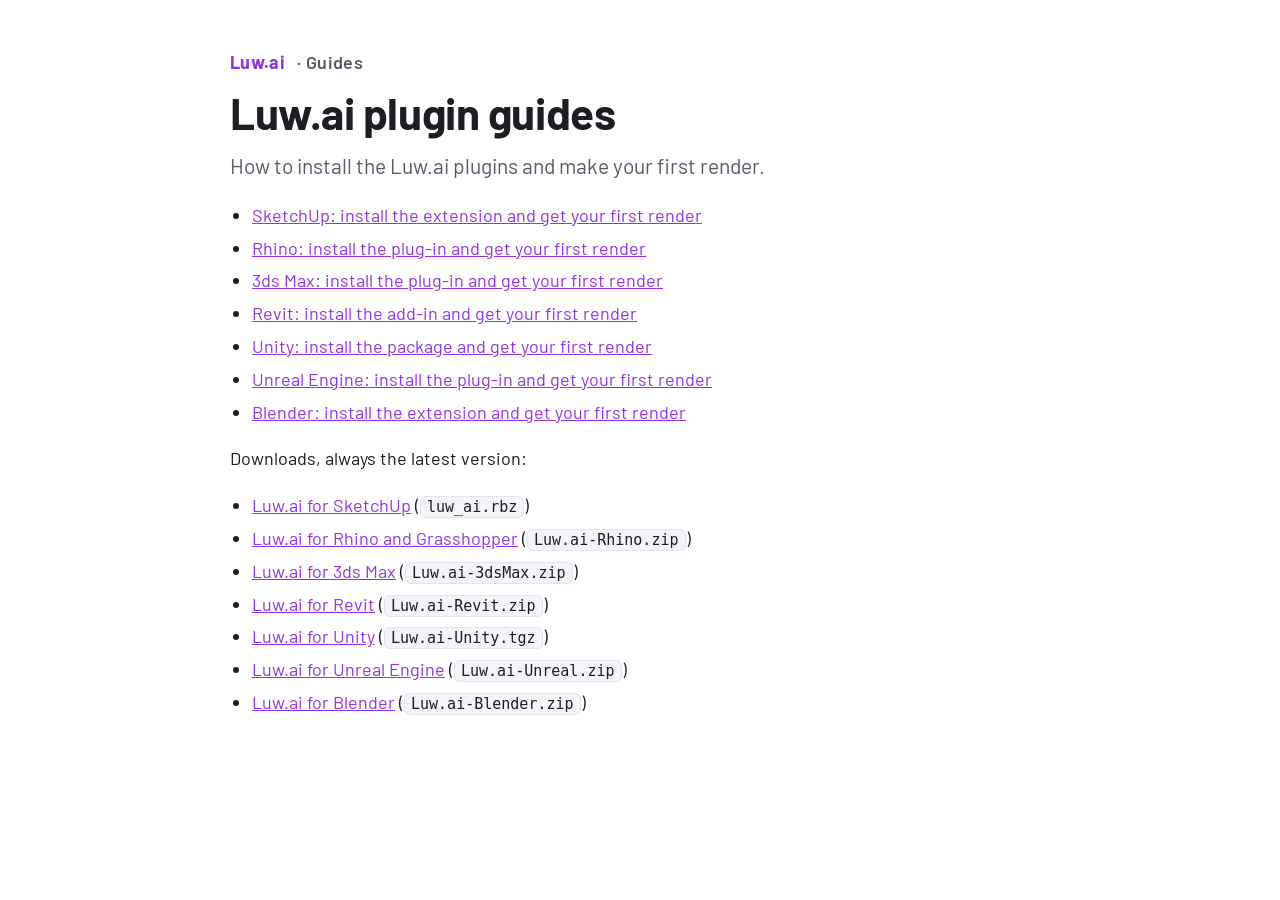
<file: docs/index.html>
<!doctype html>
<html lang="en">
<head>
<meta charset="utf-8">
<meta name="viewport" content="width=device-width, initial-scale=1">
<title>Luw.ai plugin guides</title>
<link rel="stylesheet" href="https://fonts.googleapis.com/css2?family=Barlow:wght@400;500;600;700&display=swap">
<link rel="stylesheet" href="guide.css">
</head>
<body>
<main>
  <header>
    <div class="brand"><b>Luw.ai</b> · Guides</div>
    <h1>Luw.ai plugin guides</h1>
    <p class="lead">How to install the Luw.ai plugins and make your first render.</p>
  </header>
  <ul class="need">
    <li><a href="sketchup.html">SketchUp: install the extension and get your first render</a></li>
    <li><a href="rhino.html">Rhino: install the plug-in and get your first render</a></li>
    <li><a href="3dsmax.html">3ds Max: install the plug-in and get your first render</a></li>
    <li><a href="revit.html">Revit: install the add-in and get your first render</a></li>
    <li><a href="unity.html">Unity: install the package and get your first render</a></li>
    <li><a href="unreal.html">Unreal Engine: install the plug-in and get your first render</a></li>
    <li><a href="blender.html">Blender: install the extension and get your first render</a></li>
  </ul>
  <p>Downloads, always the latest version:</p>
  <ul class="need">
    <li><a href="https://github.com/Luvi-io/luw-plugins-releases/releases/latest/download/luw_ai.rbz">Luw.ai for SketchUp</a> (<code>luw_ai.rbz</code>)</li>
    <li><a href="https://github.com/Luvi-io/luw-plugins-releases/releases/latest/download/Luw.ai-Rhino.zip">Luw.ai for Rhino and Grasshopper</a> (<code>Luw.ai-Rhino.zip</code>)</li>
    <li><a href="https://github.com/Luvi-io/luw-plugins-releases/releases/latest/download/Luw.ai-3dsMax.zip">Luw.ai for 3ds Max</a> (<code>Luw.ai-3dsMax.zip</code>)</li>
    <li><a href="https://github.com/Luvi-io/luw-plugins-releases/releases/latest/download/Luw.ai-Revit.zip">Luw.ai for Revit</a> (<code>Luw.ai-Revit.zip</code>)</li>
    <li><a href="https://github.com/Luvi-io/luw-plugins-releases/releases/latest/download/Luw.ai-Unity.tgz">Luw.ai for Unity</a> (<code>Luw.ai-Unity.tgz</code>)</li>
    <li><a href="https://github.com/Luvi-io/luw-plugins-releases/releases/latest/download/Luw.ai-Unreal.zip">Luw.ai for Unreal Engine</a> (<code>Luw.ai-Unreal.zip</code>)</li>
    <li><a href="https://github.com/Luvi-io/luw-plugins-releases/releases/latest/download/Luw.ai-Blender.zip">Luw.ai for Blender</a> (<code>Luw.ai-Blender.zip</code>)</li>
  </ul>
</main>
</body>
</html>
</file>
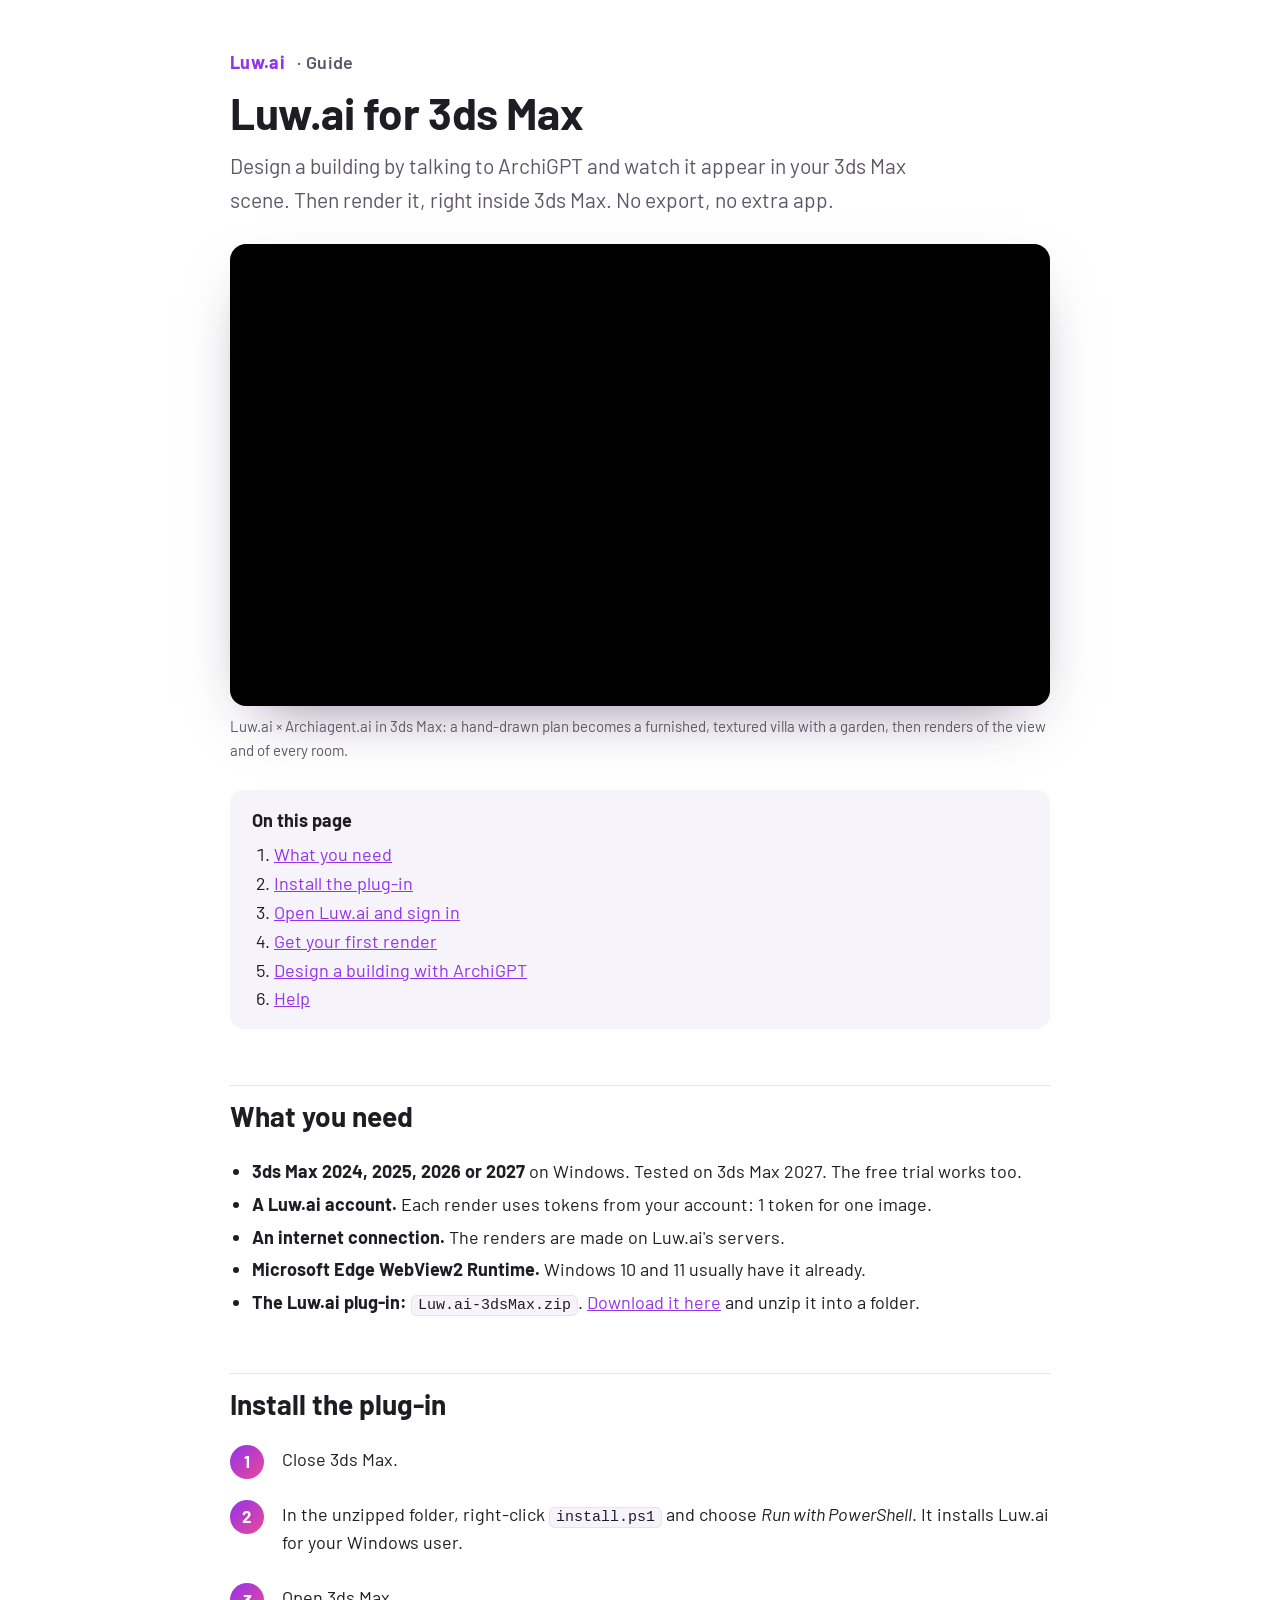
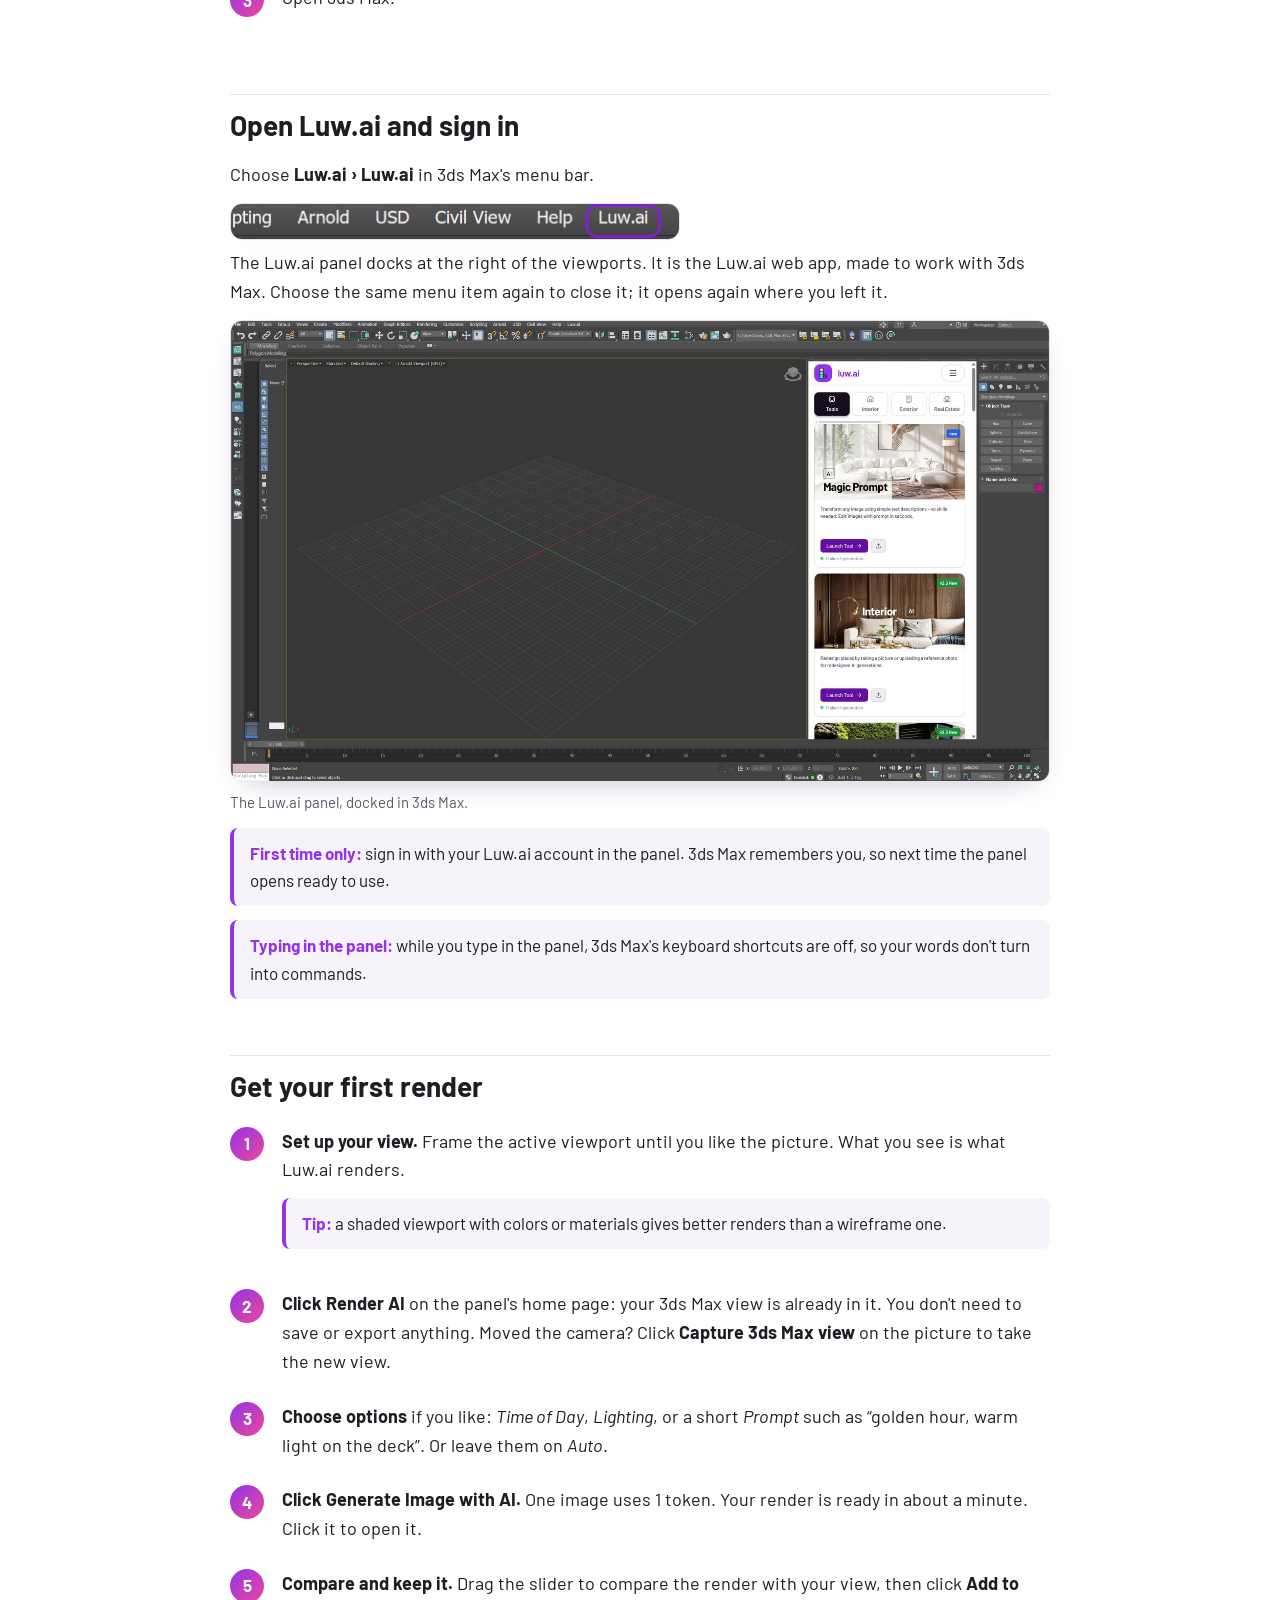
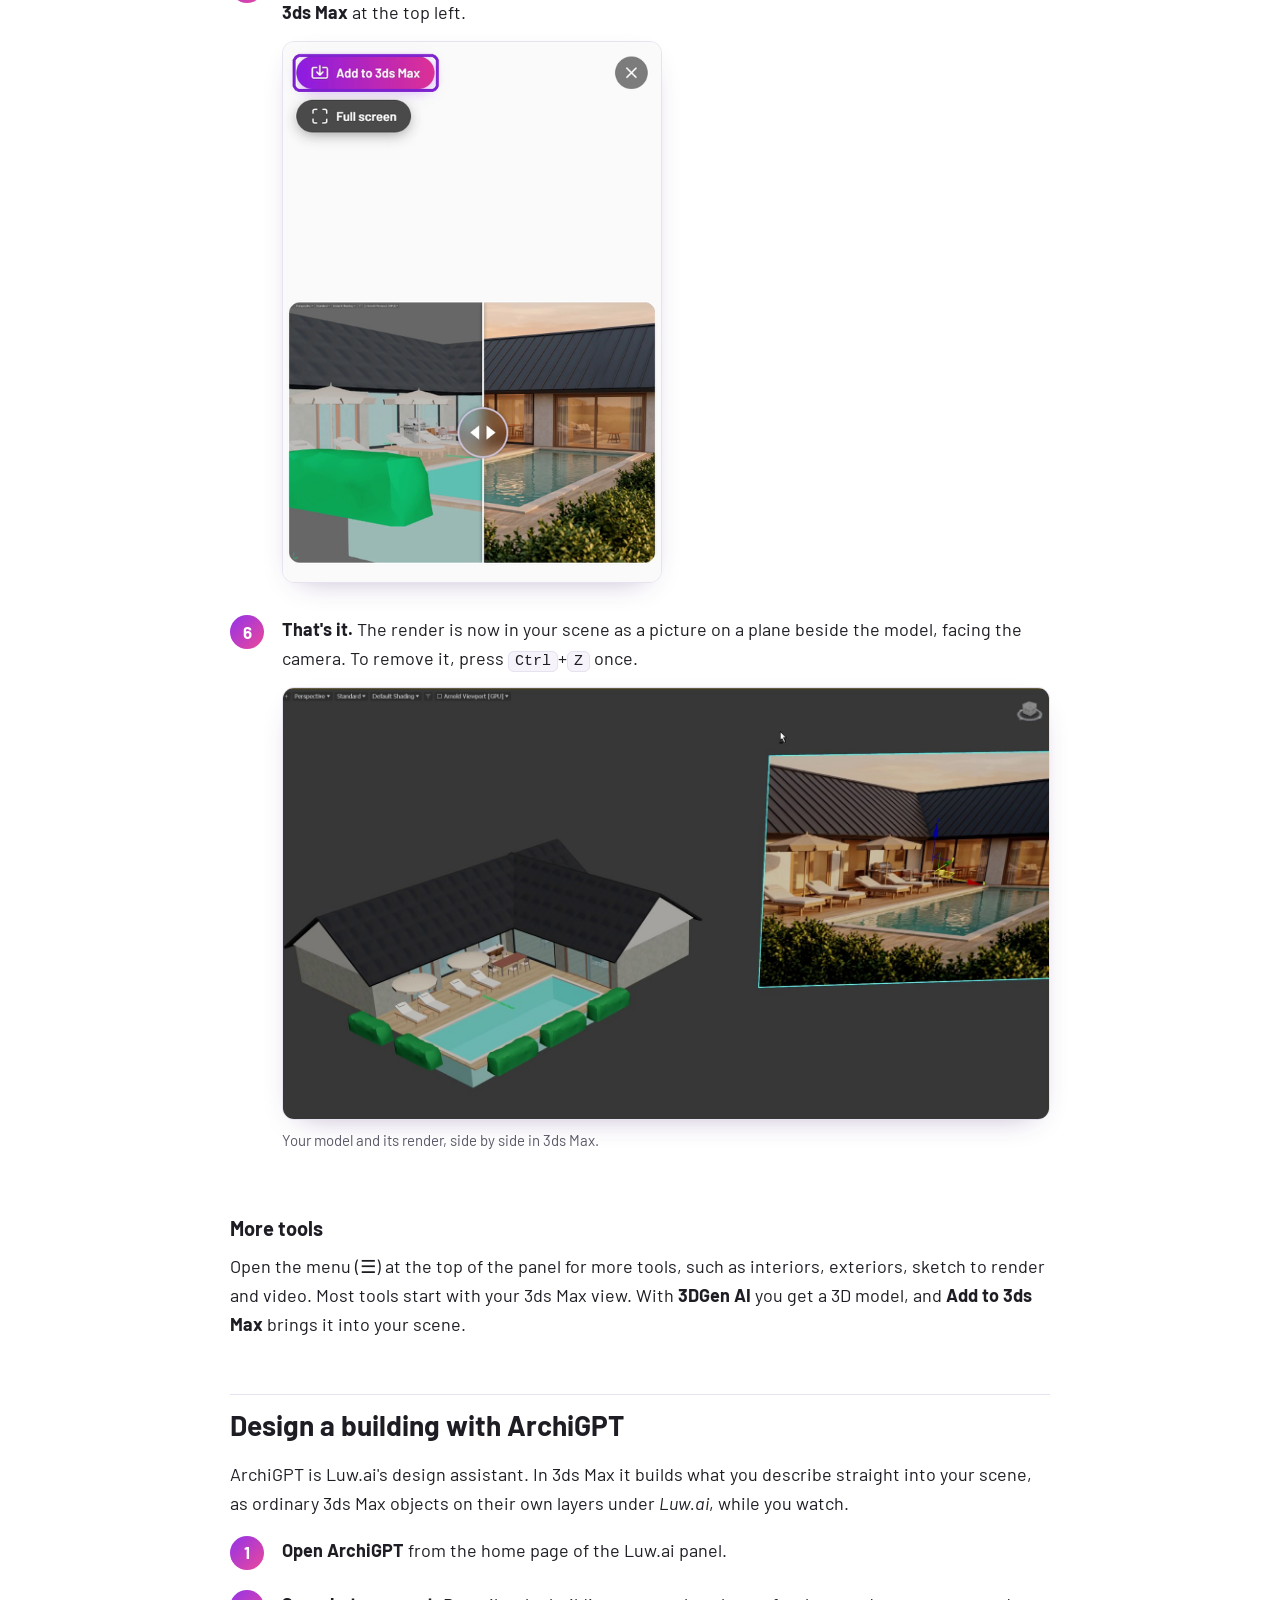
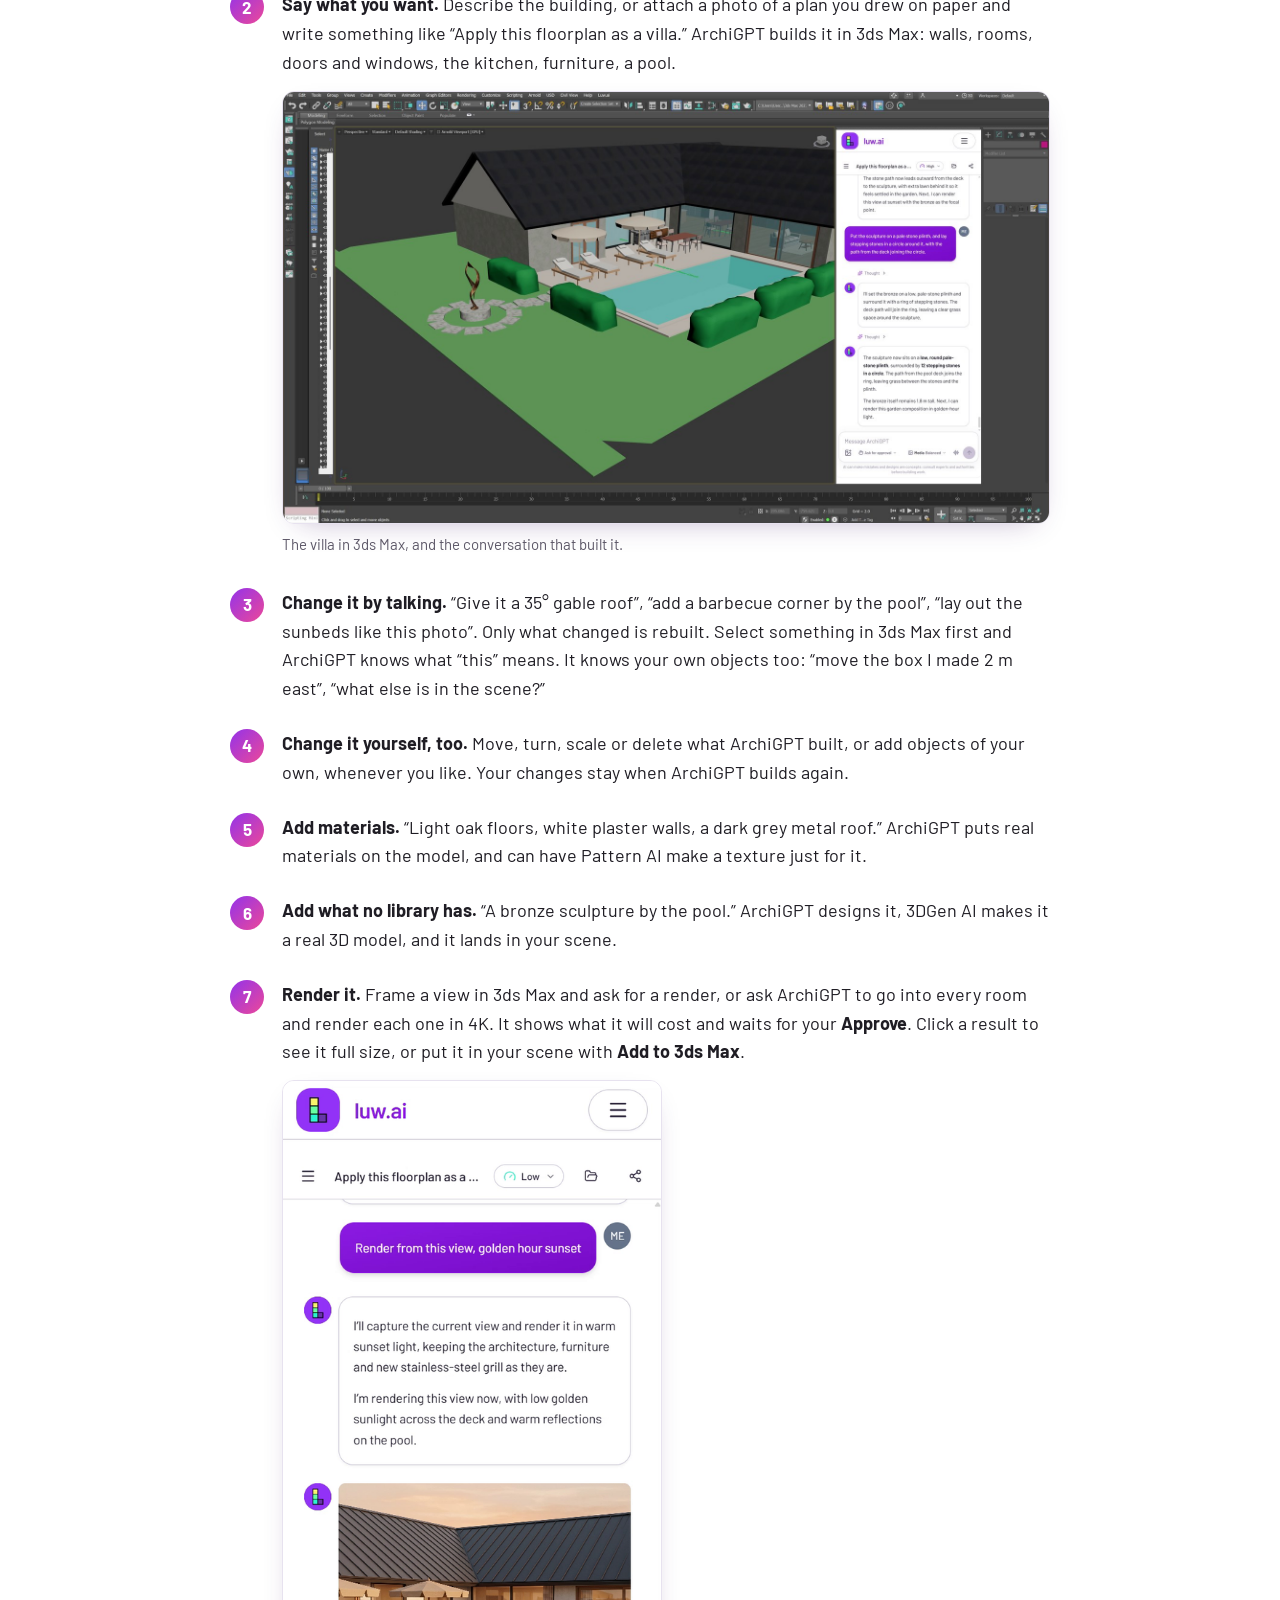
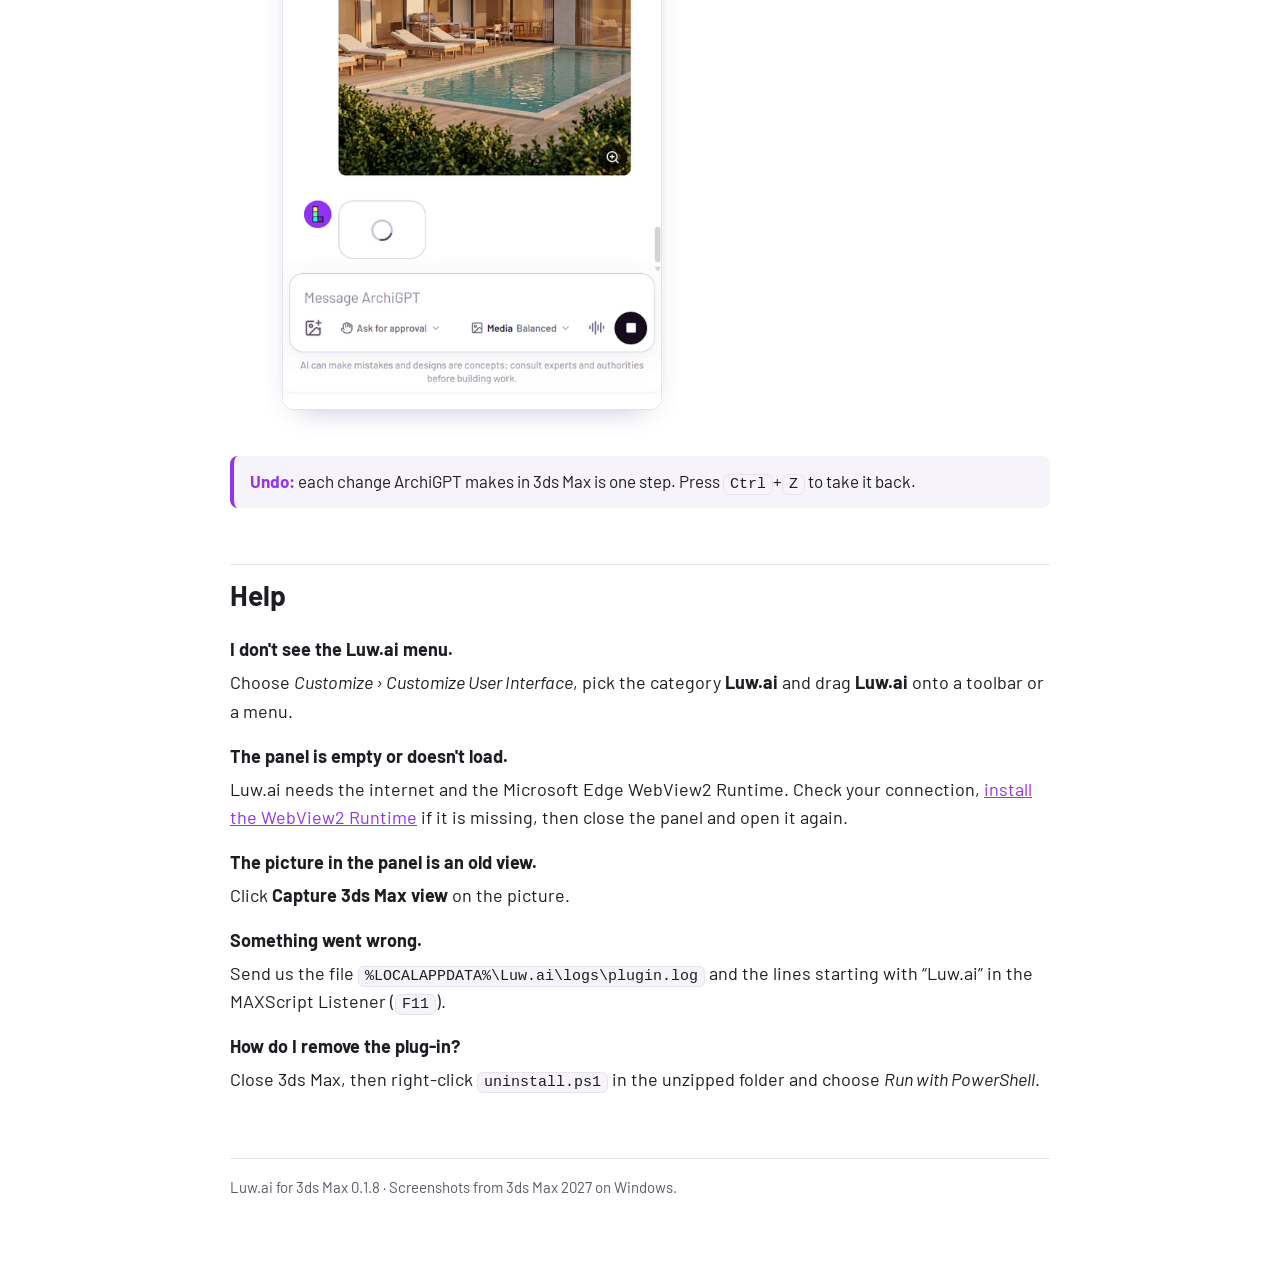
<file: docs/3dsmax.html>
<!doctype html>
<html lang="en">
<head>
<meta charset="utf-8">
<meta name="viewport" content="width=device-width, initial-scale=1">
<title>Luw.ai for 3ds Max</title>
<meta name="description" content="How to install the Luw.ai plug-in in 3ds Max, design a building by talking to ArchiGPT and make your first AI render.">
<link rel="preconnect" href="https://fonts.googleapis.com">
<link rel="preconnect" href="https://fonts.gstatic.com" crossorigin>
<link rel="stylesheet" href="https://fonts.googleapis.com/css2?family=Barlow:wght@400;500;600;700&display=swap">
<link rel="stylesheet" href="guide.css">
</head>
<body>
<main>

<header>
  <div class="brand"><b>Luw.ai</b> · Guide</div>
  <h1>Luw.ai for 3ds Max</h1>
  <p class="lead">Design a building by talking to ArchiGPT and watch it appear in your 3ds Max scene. Then render it, right inside 3ds Max. No export, no extra app.</p>
</header>

<figure class="film">
  <iframe src="https://www.youtube-nocookie.com/embed/69WhTKjamd4?rel=0" title="Luw.ai for 3ds Max" loading="lazy" allow="accelerometer; autoplay; clipboard-write; encrypted-media; gyroscope; picture-in-picture; web-share" referrerpolicy="strict-origin-when-cross-origin" allowfullscreen></iframe>
  <figcaption>Luw.ai × Archiagent.ai in 3ds Max: a hand-drawn plan becomes a furnished, textured villa with a garden, then renders of the view and of every room.</figcaption>
</figure>

<nav class="toc" aria-label="Contents">
  <b>On this page</b>
  <ol>
    <li><a href="#need">What you need</a></li>
    <li><a href="#install">Install the plug-in</a></li>
    <li><a href="#open">Open Luw.ai and sign in</a></li>
    <li><a href="#first-render">Get your first render</a></li>
    <li><a href="#archigpt">Design a building with ArchiGPT</a></li>
    <li><a href="#help">Help</a></li>
  </ol>
</nav>

<h2 id="need">What you need</h2>
<ul class="need">
  <li><b>3ds Max 2024, 2025, 2026 or 2027</b> on Windows. Tested on 3ds Max 2027. The free trial works too.</li>
  <li><b>A Luw.ai account.</b> Each render uses tokens from your account: 1 token for one image.</li>
  <li><b>An internet connection.</b> The renders are made on Luw.ai's servers.</li>
  <li><b>Microsoft Edge WebView2 Runtime.</b> Windows 10 and 11 usually have it already.</li>
  <li><b>The Luw.ai plug-in:</b> <code>Luw.ai-3dsMax.zip</code>. <a href="https://github.com/Luvi-io/luw-plugins-releases/releases/latest/download/Luw.ai-3dsMax.zip">Download it here</a> and unzip it into a folder.</li>
</ul>

<h2 id="install">Install the plug-in</h2>
<ol class="steps">
  <li>Close 3ds Max.</li>
  <li>In the unzipped folder, right-click <code>install.ps1</code> and choose <i>Run with PowerShell</i>. It installs Luw.ai for your Windows user.</li>
  <li>Open 3ds Max.</li>
</ol>

<h2 id="open">Open Luw.ai and sign in</h2>
<p>Choose <b>Luw.ai › Luw.ai</b> in 3ds Max's menu bar.</p>
<figure>
  <img src="img/3dsmax/menu.png" width="450" height="36" alt="3ds Max's menu bar with the Luw.ai menu at its end, marked.">
</figure>
<p>The Luw.ai panel docks at the right of the viewports. It is the Luw.ai web app, made to work with 3ds Max. Choose the same menu item again to close it; it opens again where you left it.</p>
<figure>
  <img src="img/3dsmax/overview.jpg" width="1600" height="900" alt="3ds Max with the Luw.ai panel docked at the right of the viewports, showing Luw.ai's tools.">
  <figcaption>The Luw.ai panel, docked in 3ds Max.</figcaption>
</figure>
<div class="note"><b>First time only:</b> sign in with your Luw.ai account in the panel. 3ds Max remembers you, so next time the panel opens ready to use.</div>
<div class="note"><b>Typing in the panel:</b> while you type in the panel, 3ds Max's keyboard shortcuts are off, so your words don't turn into commands.</div>

<h2 id="first-render">Get your first render</h2>
<ol class="steps">
  <li>
    <b>Set up your view.</b> Frame the active viewport until you like the picture. What you see is what Luw.ai renders.
    <div class="note"><b>Tip:</b> a shaded viewport with colors or materials gives better renders than a wireframe one.</div>
  </li>
  <li>
    <b>Click Render AI</b> on the panel's home page: your 3ds Max view is already in it. You don't need to save or export anything. Moved the camera? Click <span class="ui">Capture 3ds Max view</span> on the picture to take the new view.
  </li>
  <li>
    <b>Choose options</b> if you like: <i>Time of Day</i>, <i>Lighting</i>, or a short <i>Prompt</i> such as “golden hour, warm light on the deck”. Or leave them on <i>Auto</i>.
  </li>
  <li>
    <b>Click <span class="ui">Generate Image with AI</span>.</b> One image uses 1 token. Your render is ready in about a minute. Click it to open it.
  </li>
  <li>
    <b>Compare and keep it.</b> Drag the slider to compare the render with your view, then click <span class="ui">Add to 3ds Max</span> at the top left.
    <figure class="narrow">
      <img src="img/3dsmax/result.png" width="520" height="744" alt="The finished render with a slider comparing it with the 3ds Max view. The Add to 3ds Max button at the top left is marked.">
    </figure>
  </li>
  <li>
    <b>That's it.</b> The render is now in your scene as a picture on a plane beside the model, facing the camera. To remove it, press <kbd>Ctrl</kbd>+<kbd>Z</kbd> once.
    <figure>
      <img src="img/3dsmax/in-model.jpg" width="1600" height="900" alt="The 3ds Max viewport with the villa model and its render placed beside it on a plane.">
      <figcaption>Your model and its render, side by side in 3ds Max.</figcaption>
    </figure>
  </li>
</ol>

<h3>More tools</h3>
<p>Open the menu (☰) at the top of the panel for more tools, such as interiors, exteriors, sketch to render and video. Most tools start with your 3ds Max view. With <b>3DGen AI</b> you get a 3D model, and <span class="ui">Add to 3ds Max</span> brings it into your scene.</p>

<h2 id="archigpt">Design a building with ArchiGPT</h2>
<p>ArchiGPT is Luw.ai's design assistant. In 3ds Max it builds what you describe straight into your scene, as ordinary 3ds Max objects on their own layers under <i>Luw.ai</i>, while you watch.</p>
<ol class="steps">
  <li>
    <b>Open ArchiGPT</b> from the home page of the Luw.ai panel.
  </li>
  <li>
    <b>Say what you want.</b> Describe the building, or attach a photo of a plan you drew on paper and write something like “Apply this floorplan as a villa.” ArchiGPT builds it in 3ds Max: walls, rooms, doors and windows, the kitchen, furniture, a pool.
    <figure>
      <img src="img/3dsmax/archigpt.jpg" width="1600" height="900" alt="3ds Max with a villa built by ArchiGPT: a pool, a terrace, a lawn and a bronze sculpture on a plinth, and the conversation in the Luw.ai panel on the right.">
      <figcaption>The villa in 3ds Max, and the conversation that built it.</figcaption>
    </figure>
  </li>
  <li>
    <b>Change it by talking.</b> “Give it a 35° gable roof”, “add a barbecue corner by the pool”, “lay out the sunbeds like this photo”. Only what changed is rebuilt. Select something in 3ds Max first and ArchiGPT knows what “this” means. It knows your own objects too: “move the box I made 2 m east”, “what else is in the scene?”
  </li>
  <li>
    <b>Change it yourself, too.</b> Move, turn, scale or delete what ArchiGPT built, or add objects of your own, whenever you like. Your changes stay when ArchiGPT builds again.
  </li>
  <li>
    <b>Add materials.</b> “Light oak floors, white plaster walls, a dark grey metal roof.” ArchiGPT puts real materials on the model, and can have Pattern AI make a texture just for it.
  </li>
  <li>
    <b>Add what no library has.</b> “A bronze sculpture by the pool.” ArchiGPT designs it, 3DGen AI makes it a real 3D model, and it lands in your scene.
  </li>
  <li>
    <b>Render it.</b> Frame a view in 3ds Max and ask for a render, or ask ArchiGPT to go into every room and render each one in 4K. It shows what it will cost and waits for your <span class="ui">Approve</span>. Click a result to see it full size, or put it in your scene with <span class="ui">Add to 3ds Max</span>.
    <figure class="narrow">
      <img src="img/3dsmax/render.png" width="520" height="1277" alt="The Luw.ai panel with the request Render from this view, golden hour sunset, ArchiGPT's answer and the finished render.">
    </figure>
  </li>
</ol>
<div class="note"><b>Undo:</b> each change ArchiGPT makes in 3ds Max is one step. Press <kbd>Ctrl</kbd>+<kbd>Z</kbd> to take it back.</div>

<h2 id="help">Help</h2>
<dl class="help">
  <dt>I don't see the Luw.ai menu.</dt>
  <dd>Choose <i>Customize › Customize User Interface</i>, pick the category <b>Luw.ai</b> and drag <b>Luw.ai</b> onto a toolbar or a menu.</dd>

  <dt>The panel is empty or doesn't load.</dt>
  <dd>Luw.ai needs the internet and the Microsoft Edge WebView2 Runtime. Check your connection, <a href="https://go.microsoft.com/fwlink/p/?LinkId=2124703">install the WebView2 Runtime</a> if it is missing, then close the panel and open it again.</dd>

  <dt>The picture in the panel is an old view.</dt>
  <dd>Click <span class="ui">Capture 3ds Max view</span> on the picture.</dd>

  <dt>Something went wrong.</dt>
  <dd>Send us the file <code>%LOCALAPPDATA%\Luw.ai\logs\plugin.log</code> and the lines starting with “Luw.ai” in the MAXScript Listener (<kbd>F11</kbd>).</dd>

  <dt>How do I remove the plug-in?</dt>
  <dd>Close 3ds Max, then right-click <code>uninstall.ps1</code> in the unzipped folder and choose <i>Run with PowerShell</i>.</dd>
</dl>

<footer>
  Luw.ai for 3ds Max 0.1.8 · Screenshots from 3ds Max 2027 on Windows.
</footer>

</main>
</body>
</html>
</file>
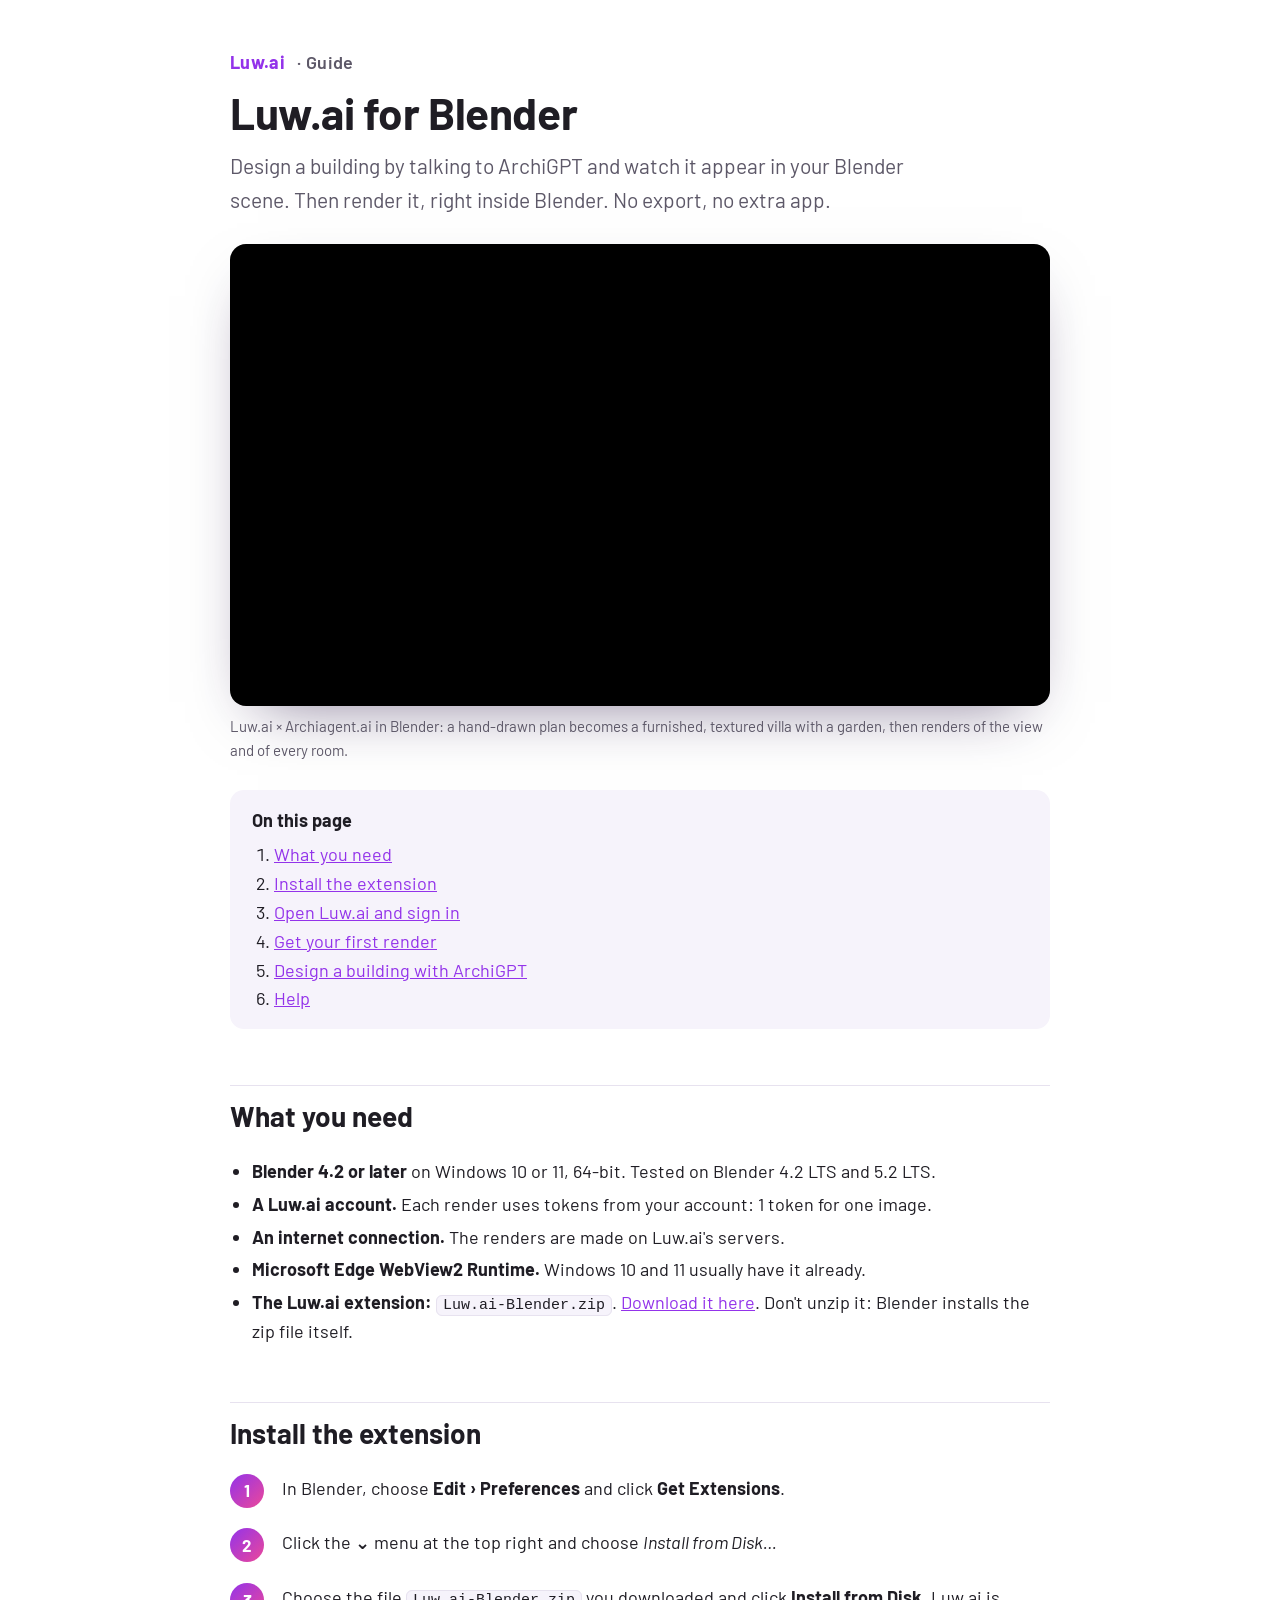
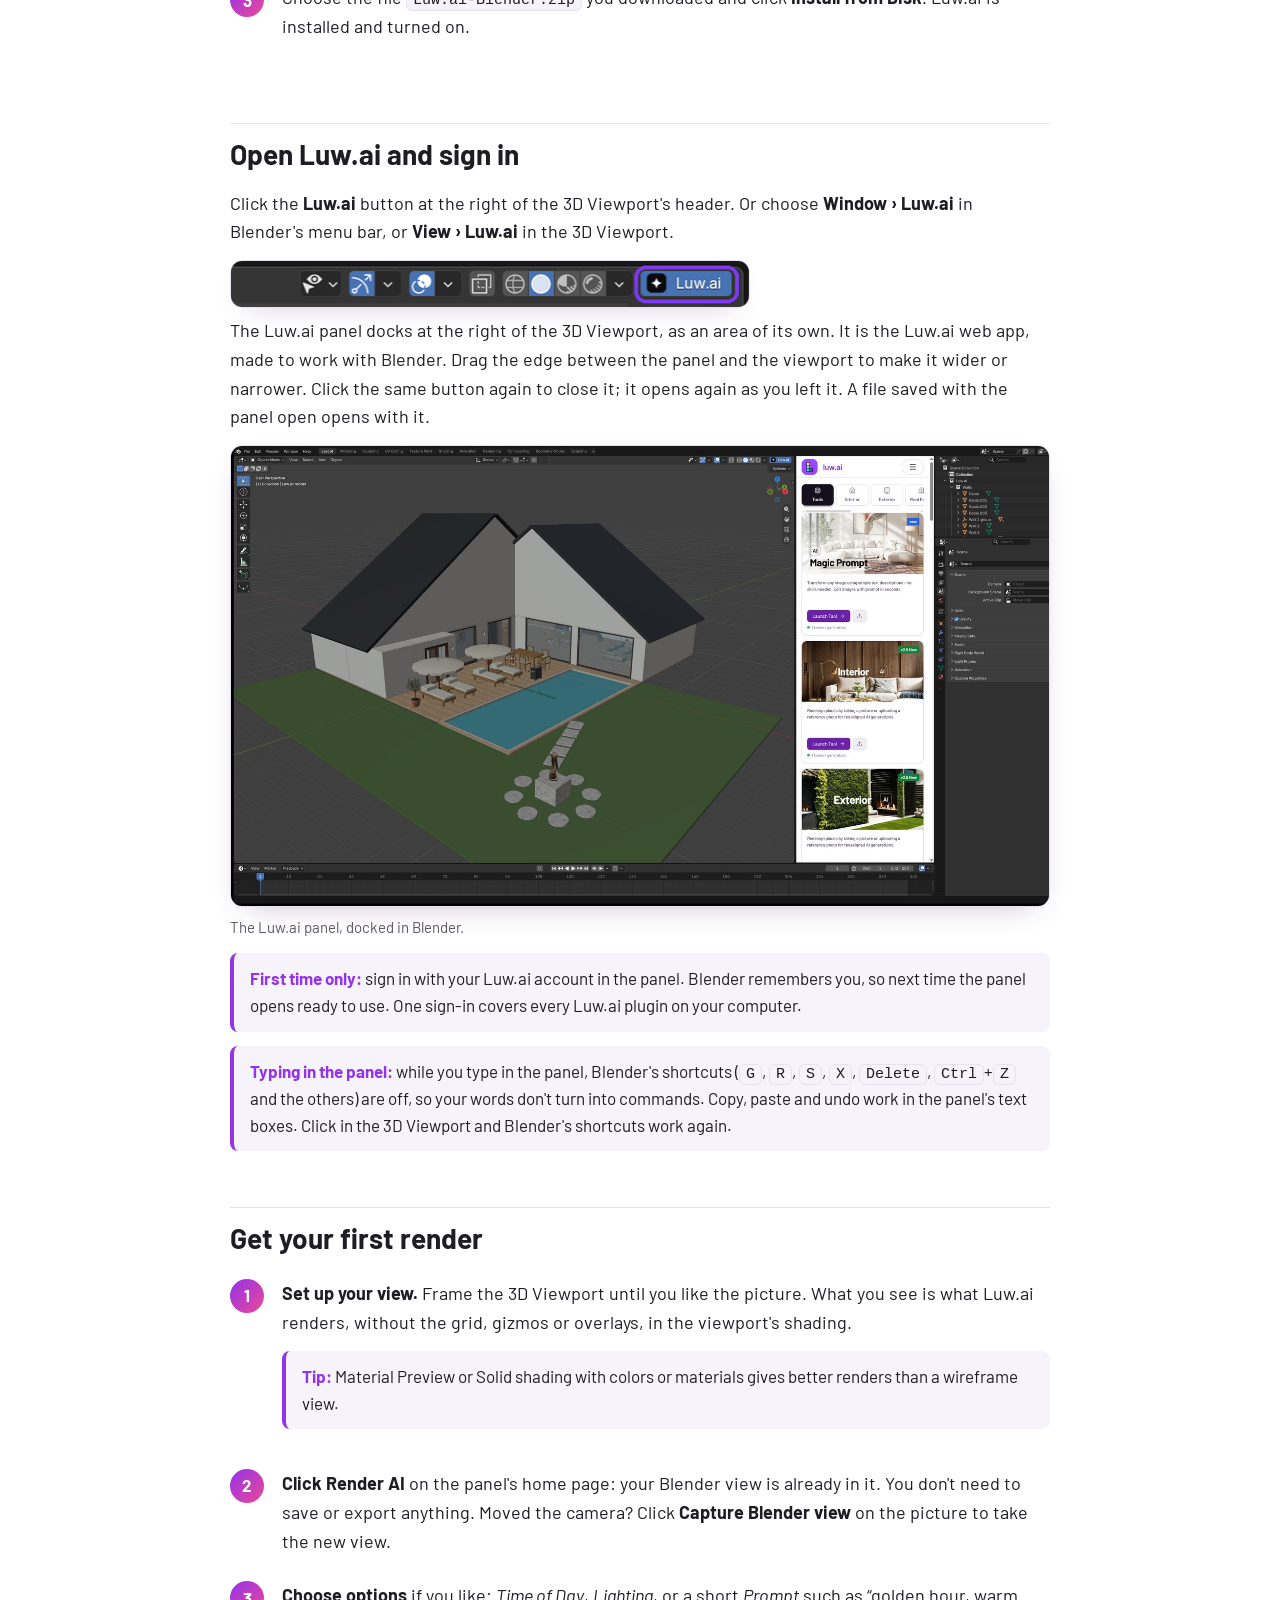
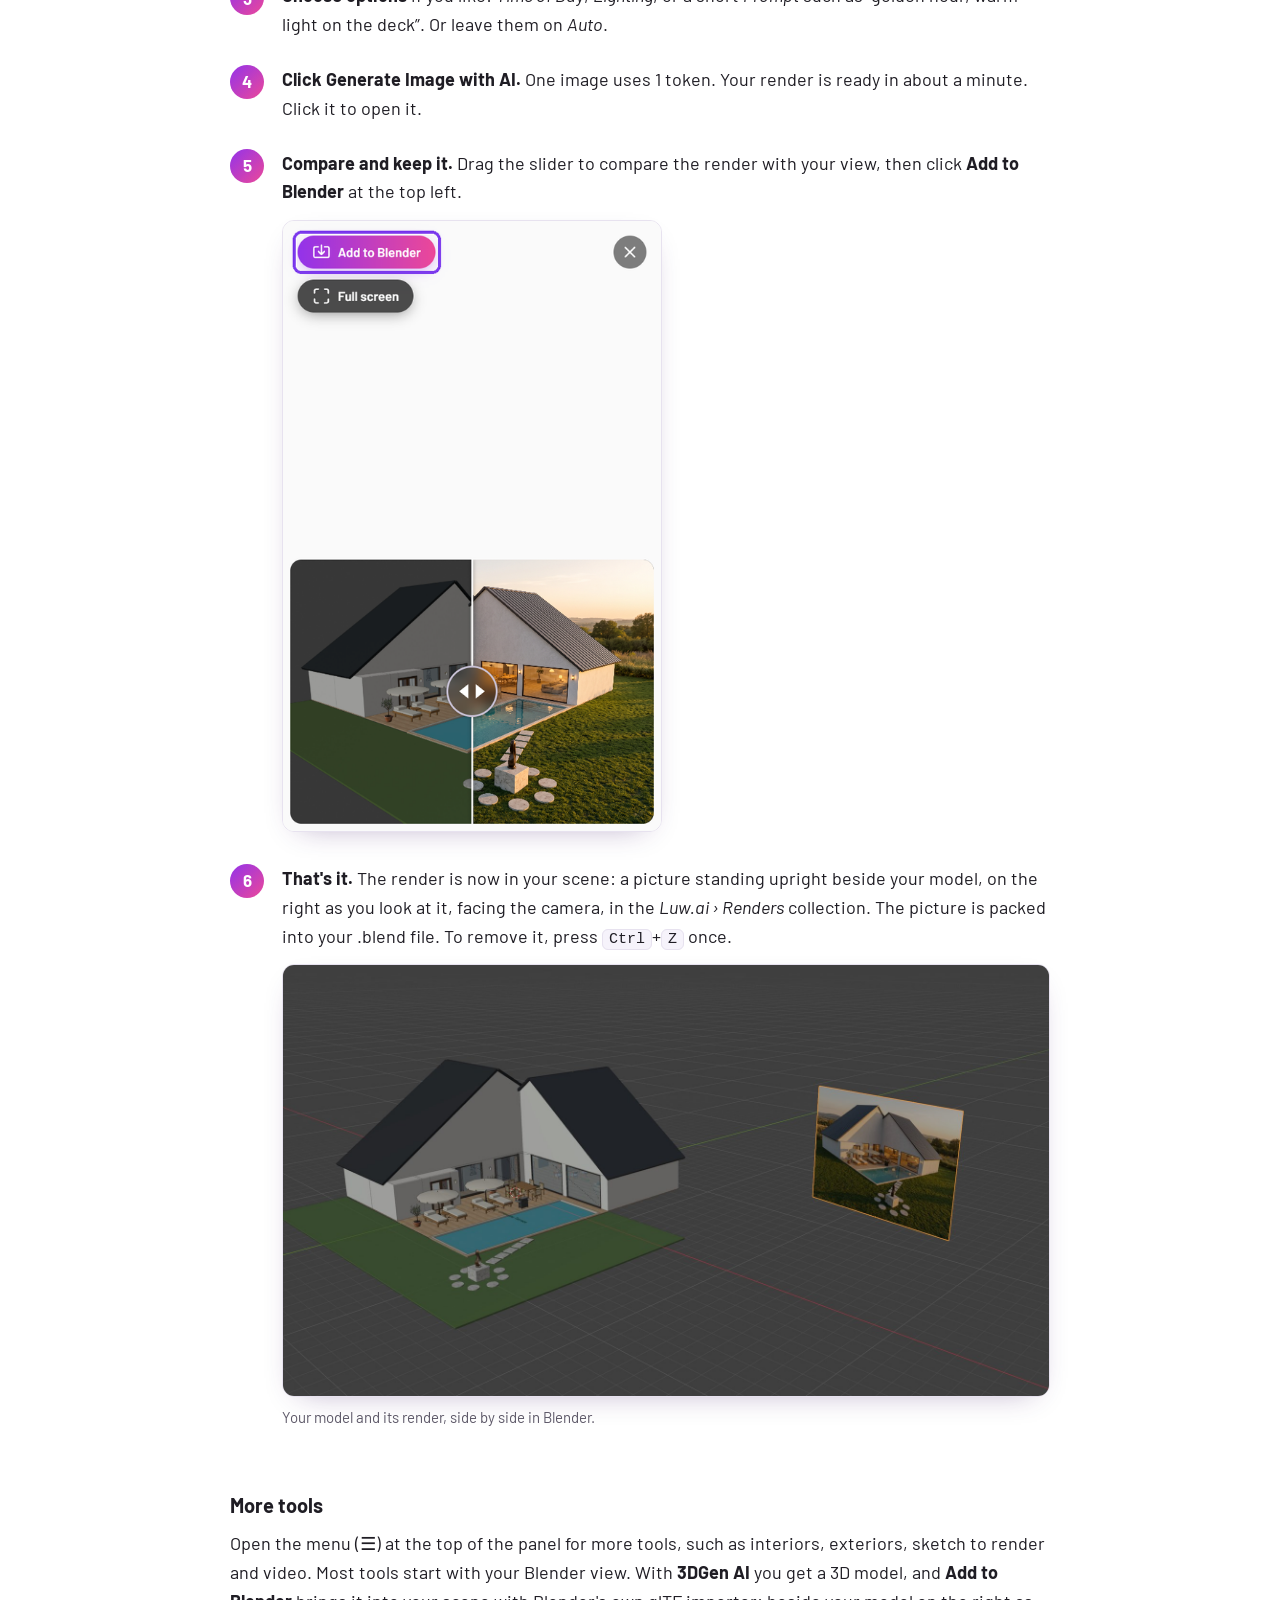
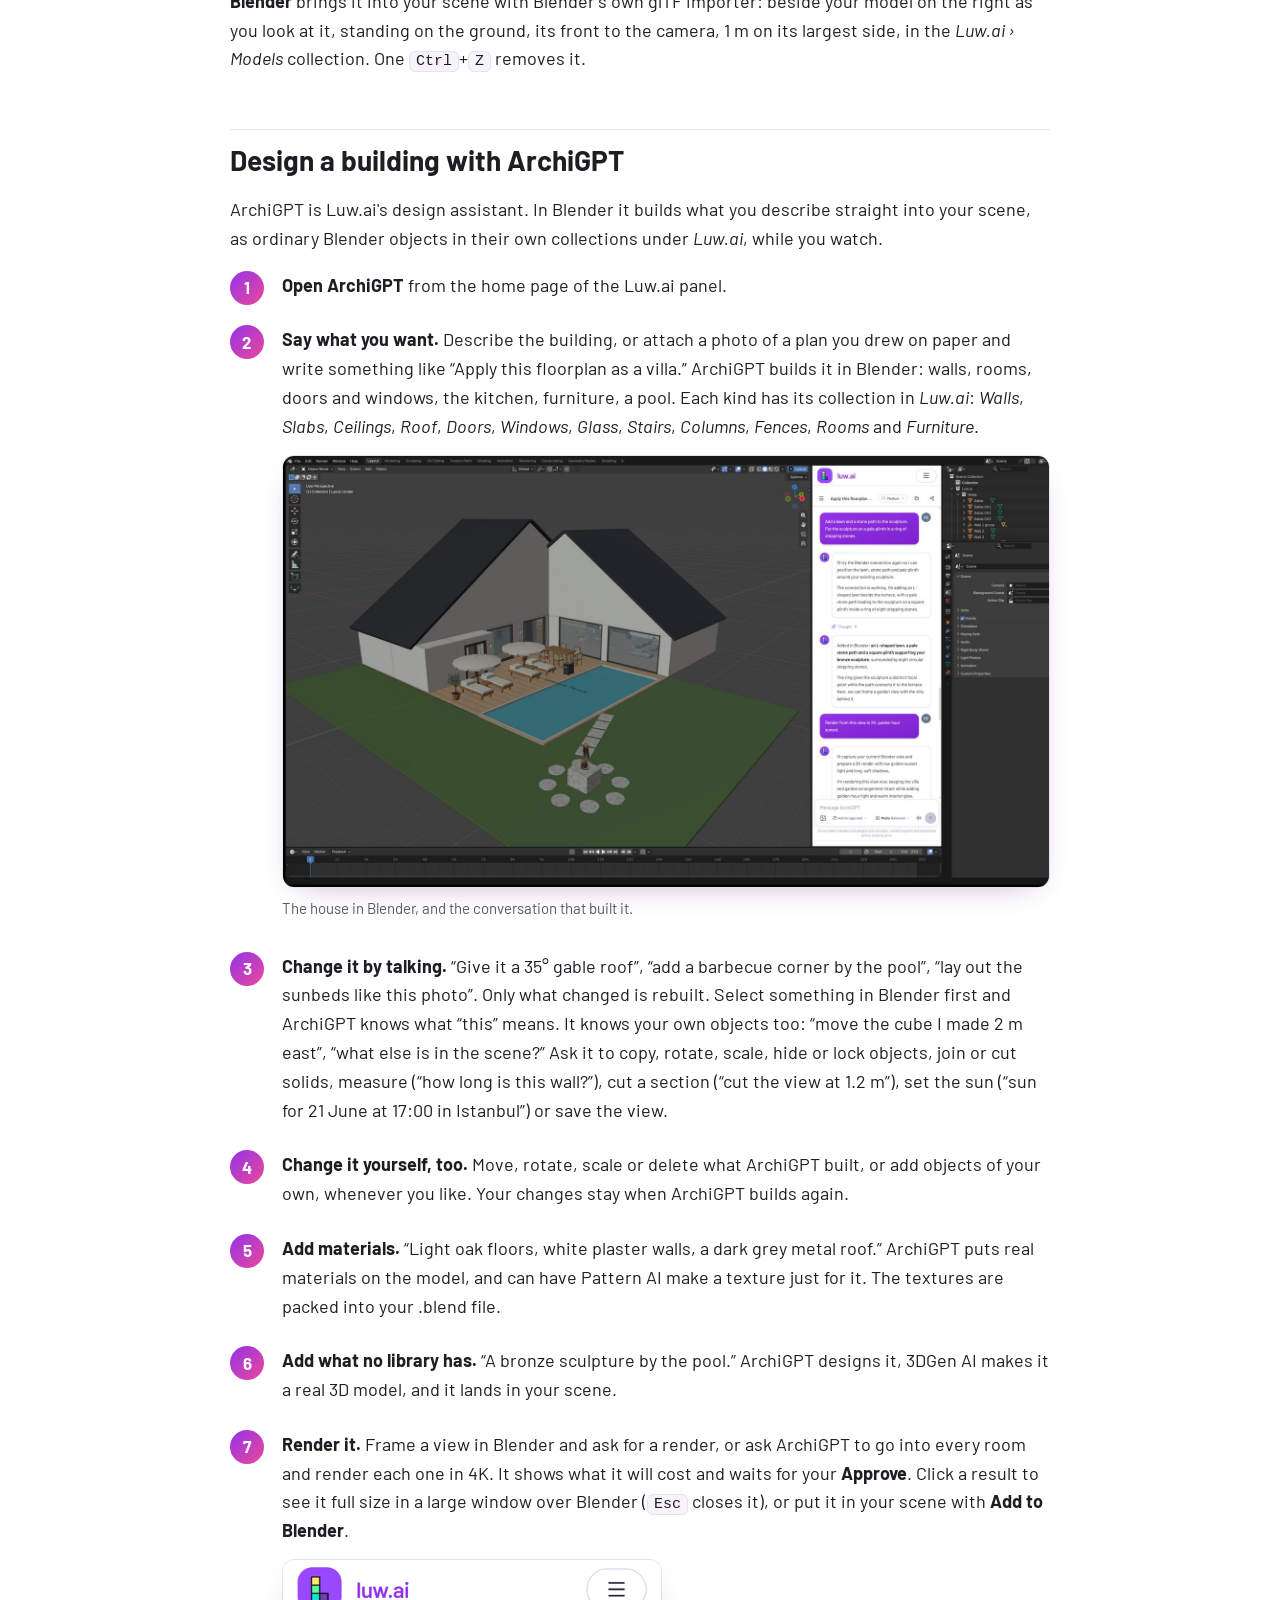
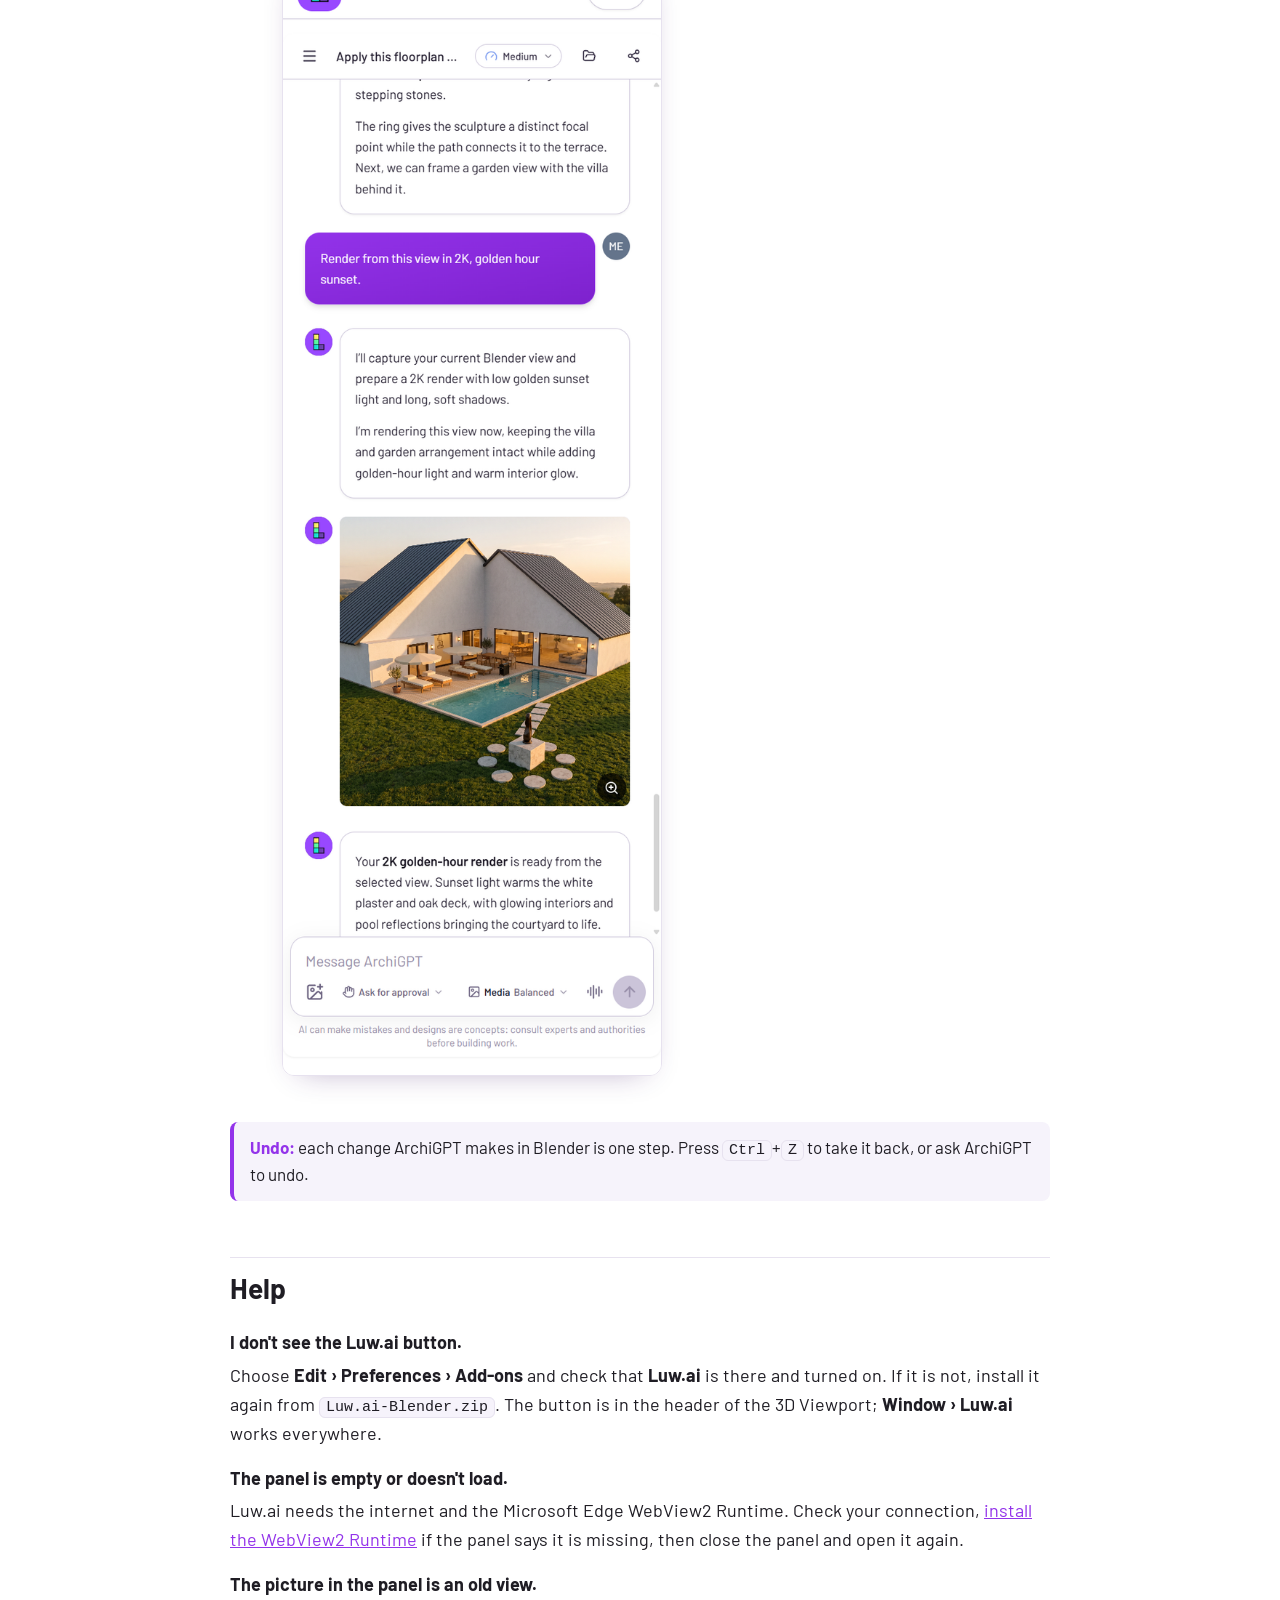
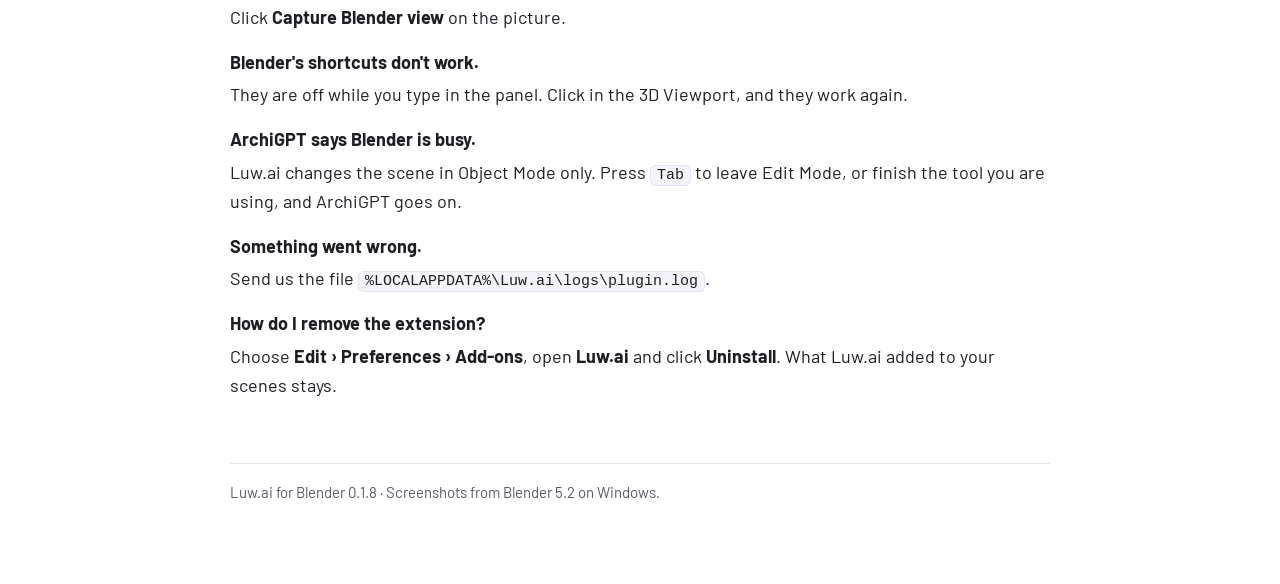
<file: docs/blender.html>
<!doctype html>
<html lang="en">
<head>
<meta charset="utf-8">
<meta name="viewport" content="width=device-width, initial-scale=1">
<title>Luw.ai for Blender</title>
<meta name="description" content="How to install the Luw.ai extension in Blender, design a building by talking to ArchiGPT and make your first AI render.">
<link rel="preconnect" href="https://fonts.googleapis.com">
<link rel="preconnect" href="https://fonts.gstatic.com" crossorigin>
<link rel="stylesheet" href="https://fonts.googleapis.com/css2?family=Barlow:wght@400;500;600;700&display=swap">
<link rel="stylesheet" href="guide.css">
</head>
<body>
<main>

<header>
  <div class="brand"><b>Luw.ai</b> · Guide</div>
  <h1>Luw.ai for Blender</h1>
  <p class="lead">Design a building by talking to ArchiGPT and watch it appear in your Blender scene. Then render it, right inside Blender. No export, no extra app.</p>
</header>

<figure class="film">
  <iframe src="https://www.youtube-nocookie.com/embed/ER0yvwXsq8A?rel=0" title="Luw.ai for Blender" loading="lazy" allow="accelerometer; autoplay; clipboard-write; encrypted-media; gyroscope; picture-in-picture; web-share" referrerpolicy="strict-origin-when-cross-origin" allowfullscreen></iframe>
  <figcaption>Luw.ai × Archiagent.ai in Blender: a hand-drawn plan becomes a furnished, textured villa with a garden, then renders of the view and of every room.</figcaption>
</figure>

<nav class="toc" aria-label="Contents">
  <b>On this page</b>
  <ol>
    <li><a href="#need">What you need</a></li>
    <li><a href="#install">Install the extension</a></li>
    <li><a href="#open">Open Luw.ai and sign in</a></li>
    <li><a href="#first-render">Get your first render</a></li>
    <li><a href="#archigpt">Design a building with ArchiGPT</a></li>
    <li><a href="#help">Help</a></li>
  </ol>
</nav>

<h2 id="need">What you need</h2>
<ul class="need">
  <li><b>Blender 4.2 or later</b> on Windows 10 or 11, 64-bit. Tested on Blender 4.2 LTS and 5.2 LTS.</li>
  <li><b>A Luw.ai account.</b> Each render uses tokens from your account: 1 token for one image.</li>
  <li><b>An internet connection.</b> The renders are made on Luw.ai's servers.</li>
  <li><b>Microsoft Edge WebView2 Runtime.</b> Windows 10 and 11 usually have it already.</li>
  <li><b>The Luw.ai extension:</b> <code>Luw.ai-Blender.zip</code>. <a href="https://github.com/Luvi-io/luw-plugins-releases/releases/latest/download/Luw.ai-Blender.zip">Download it here</a>. Don't unzip it: Blender installs the zip file itself.</li>
</ul>

<h2 id="install">Install the extension</h2>
<ol class="steps">
  <li>In Blender, choose <span class="ui">Edit › Preferences</span> and click <b>Get Extensions</b>.</li>
  <li>Click the <span class="ui">⌄</span> menu at the top right and choose <i>Install from Disk…</i></li>
  <li>Choose the file <code>Luw.ai-Blender.zip</code> you downloaded and click <span class="ui">Install from Disk</span>. Luw.ai is installed and turned on.</li>
</ol>

<h2 id="open">Open Luw.ai and sign in</h2>
<p>Click the <b>Luw.ai</b> button at the right of the 3D Viewport's header. Or choose <b>Window › Luw.ai</b> in Blender's menu bar, or <b>View › Luw.ai</b> in the 3D Viewport.</p>
<figure>
  <img src="img/blender/menu.png" width="520" height="46" alt="The right end of the 3D Viewport's header with the Luw.ai button, marked.">
</figure>
<p>The Luw.ai panel docks at the right of the 3D Viewport, as an area of its own. It is the Luw.ai web app, made to work with Blender. Drag the edge between the panel and the viewport to make it wider or narrower. Click the same button again to close it; it opens again as you left it. A file saved with the panel open opens with it.</p>
<figure>
  <img src="img/blender/overview.jpg" width="1600" height="900" alt="Blender with the Luw.ai panel docked at the right of the 3D Viewport, showing Luw.ai's tools.">
  <figcaption>The Luw.ai panel, docked in Blender.</figcaption>
</figure>
<div class="note"><b>First time only:</b> sign in with your Luw.ai account in the panel. Blender remembers you, so next time the panel opens ready to use. One sign-in covers every Luw.ai plugin on your computer.</div>
<div class="note"><b>Typing in the panel:</b> while you type in the panel, Blender's shortcuts (<kbd>G</kbd>, <kbd>R</kbd>, <kbd>S</kbd>, <kbd>X</kbd>, <kbd>Delete</kbd>, <kbd>Ctrl</kbd>+<kbd>Z</kbd> and the others) are off, so your words don't turn into commands. Copy, paste and undo work in the panel's text boxes. Click in the 3D Viewport and Blender's shortcuts work again.</div>

<h2 id="first-render">Get your first render</h2>
<ol class="steps">
  <li>
    <b>Set up your view.</b> Frame the 3D Viewport until you like the picture. What you see is what Luw.ai renders, without the grid, gizmos or overlays, in the viewport's shading.
    <div class="note"><b>Tip:</b> Material Preview or Solid shading with colors or materials gives better renders than a wireframe view.</div>
  </li>
  <li>
    <b>Click Render AI</b> on the panel's home page: your Blender view is already in it. You don't need to save or export anything. Moved the camera? Click <span class="ui">Capture Blender view</span> on the picture to take the new view.
  </li>
  <li>
    <b>Choose options</b> if you like: <i>Time of Day</i>, <i>Lighting</i>, or a short <i>Prompt</i> such as “golden hour, warm light on the deck”. Or leave them on <i>Auto</i>.
  </li>
  <li>
    <b>Click <span class="ui">Generate Image with AI</span>.</b> One image uses 1 token. Your render is ready in about a minute. Click it to open it.
  </li>
  <li>
    <b>Compare and keep it.</b> Drag the slider to compare the render with your view, then click <span class="ui">Add to Blender</span> at the top left.
    <figure class="narrow">
      <img src="img/blender/result.png" width="520" height="839" alt="The finished render with a slider comparing it with the Blender view. The Add to Blender button at the top left is marked.">
    </figure>
  </li>
  <li>
    <b>That's it.</b> The render is now in your scene: a picture standing upright beside your model, on the right as you look at it, facing the camera, in the <i>Luw.ai › Renders</i> collection. The picture is packed into your .blend file. To remove it, press <kbd>Ctrl</kbd>+<kbd>Z</kbd> once.
    <figure>
      <img src="img/blender/in-model.jpg" width="1600" height="900" alt="The Blender 3D Viewport with the villa model and its render standing beside it on a plane.">
      <figcaption>Your model and its render, side by side in Blender.</figcaption>
    </figure>
  </li>
</ol>

<h3>More tools</h3>
<p>Open the menu (☰) at the top of the panel for more tools, such as interiors, exteriors, sketch to render and video. Most tools start with your Blender view. With <b>3DGen AI</b> you get a 3D model, and <span class="ui">Add to Blender</span> brings it into your scene with Blender's own glTF importer: beside your model on the right as you look at it, standing on the ground, its front to the camera, 1 m on its largest side, in the <i>Luw.ai › Models</i> collection. One <kbd>Ctrl</kbd>+<kbd>Z</kbd> removes it.</p>

<h2 id="archigpt">Design a building with ArchiGPT</h2>
<p>ArchiGPT is Luw.ai's design assistant. In Blender it builds what you describe straight into your scene, as ordinary Blender objects in their own collections under <i>Luw.ai</i>, while you watch.</p>
<ol class="steps">
  <li>
    <b>Open ArchiGPT</b> from the home page of the Luw.ai panel.
  </li>
  <li>
    <b>Say what you want.</b> Describe the building, or attach a photo of a plan you drew on paper and write something like “Apply this floorplan as a villa.” ArchiGPT builds it in Blender: walls, rooms, doors and windows, the kitchen, furniture, a pool. Each kind has its collection in <i>Luw.ai</i>: <i>Walls</i>, <i>Slabs</i>, <i>Ceilings</i>, <i>Roof</i>, <i>Doors</i>, <i>Windows</i>, <i>Glass</i>, <i>Stairs</i>, <i>Columns</i>, <i>Fences</i>, <i>Rooms</i> and <i>Furniture</i>.
    <figure>
      <img src="img/blender/archigpt.jpg" width="1600" height="900" alt="Blender with a villa built by ArchiGPT: a pool, a terrace, a lawn and a bronze sculpture on a plinth, its collections in the Outliner, and the conversation in the Luw.ai panel on the right.">
      <figcaption>The house in Blender, and the conversation that built it.</figcaption>
    </figure>
  </li>
  <li>
    <b>Change it by talking.</b> “Give it a 35° gable roof”, “add a barbecue corner by the pool”, “lay out the sunbeds like this photo”. Only what changed is rebuilt. Select something in Blender first and ArchiGPT knows what “this” means. It knows your own objects too: “move the cube I made 2 m east”, “what else is in the scene?” Ask it to copy, rotate, scale, hide or lock objects, join or cut solids, measure (“how long is this wall?”), cut a section (“cut the view at 1.2 m”), set the sun (“sun for 21 June at 17:00 in Istanbul”) or save the view.
  </li>
  <li>
    <b>Change it yourself, too.</b> Move, rotate, scale or delete what ArchiGPT built, or add objects of your own, whenever you like. Your changes stay when ArchiGPT builds again.
  </li>
  <li>
    <b>Add materials.</b> “Light oak floors, white plaster walls, a dark grey metal roof.” ArchiGPT puts real materials on the model, and can have Pattern AI make a texture just for it. The textures are packed into your .blend file.
  </li>
  <li>
    <b>Add what no library has.</b> “A bronze sculpture by the pool.” ArchiGPT designs it, 3DGen AI makes it a real 3D model, and it lands in your scene.
  </li>
  <li>
    <b>Render it.</b> Frame a view in Blender and ask for a render, or ask ArchiGPT to go into every room and render each one in 4K. It shows what it will cost and waits for your <span class="ui">Approve</span>. Click a result to see it full size in a large window over Blender (<kbd>Esc</kbd> closes it), or put it in your scene with <span class="ui">Add to Blender</span>.
    <figure class="narrow">
      <img src="img/blender/render.png" width="520" height="1534" alt="The Luw.ai panel with the request Render from this view in 2K, golden hour sunset, ArchiGPT's answer and the finished render.">
    </figure>
  </li>
</ol>
<div class="note"><b>Undo:</b> each change ArchiGPT makes in Blender is one step. Press <kbd>Ctrl</kbd>+<kbd>Z</kbd> to take it back, or ask ArchiGPT to undo.</div>

<h2 id="help">Help</h2>
<dl class="help">
  <dt>I don't see the Luw.ai button.</dt>
  <dd>Choose <span class="ui">Edit › Preferences › Add-ons</span> and check that <b>Luw.ai</b> is there and turned on. If it is not, install it again from <code>Luw.ai-Blender.zip</code>. The button is in the header of the 3D Viewport; <span class="ui">Window › Luw.ai</span> works everywhere.</dd>

  <dt>The panel is empty or doesn't load.</dt>
  <dd>Luw.ai needs the internet and the Microsoft Edge WebView2 Runtime. Check your connection, <a href="https://go.microsoft.com/fwlink/p/?LinkId=2124703">install the WebView2 Runtime</a> if the panel says it is missing, then close the panel and open it again.</dd>

  <dt>The picture in the panel is an old view.</dt>
  <dd>Click <span class="ui">Capture Blender view</span> on the picture.</dd>

  <dt>Blender's shortcuts don't work.</dt>
  <dd>They are off while you type in the panel. Click in the 3D Viewport, and they work again.</dd>

  <dt>ArchiGPT says Blender is busy.</dt>
  <dd>Luw.ai changes the scene in Object Mode only. Press <kbd>Tab</kbd> to leave Edit Mode, or finish the tool you are using, and ArchiGPT goes on.</dd>

  <dt>Something went wrong.</dt>
  <dd>Send us the file <code>%LOCALAPPDATA%\Luw.ai\logs\plugin.log</code>.</dd>

  <dt>How do I remove the extension?</dt>
  <dd>Choose <span class="ui">Edit › Preferences › Add-ons</span>, open <b>Luw.ai</b> and click <span class="ui">Uninstall</span>. What Luw.ai added to your scenes stays.</dd>
</dl>

<footer>
  Luw.ai for Blender 0.1.8 · Screenshots from Blender 5.2 on Windows.
</footer>

</main>
</body>
</html>
</file>
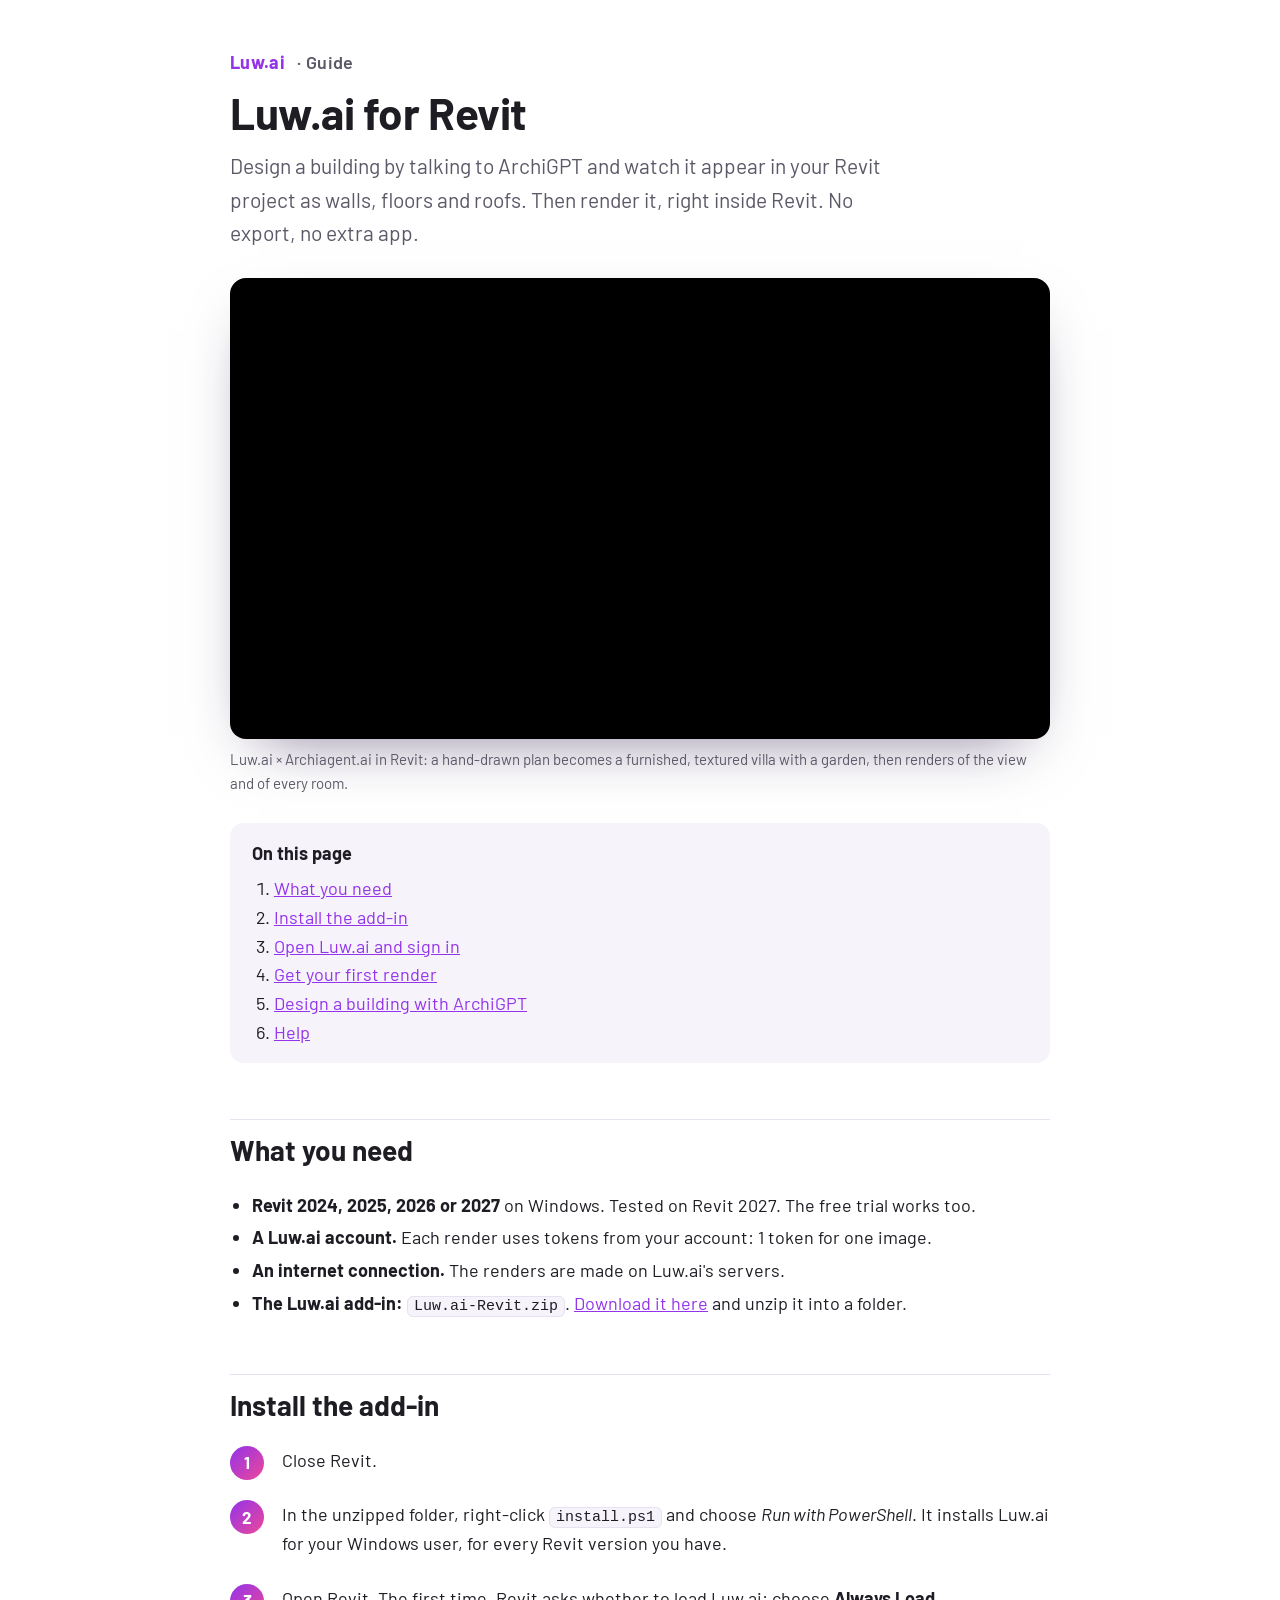
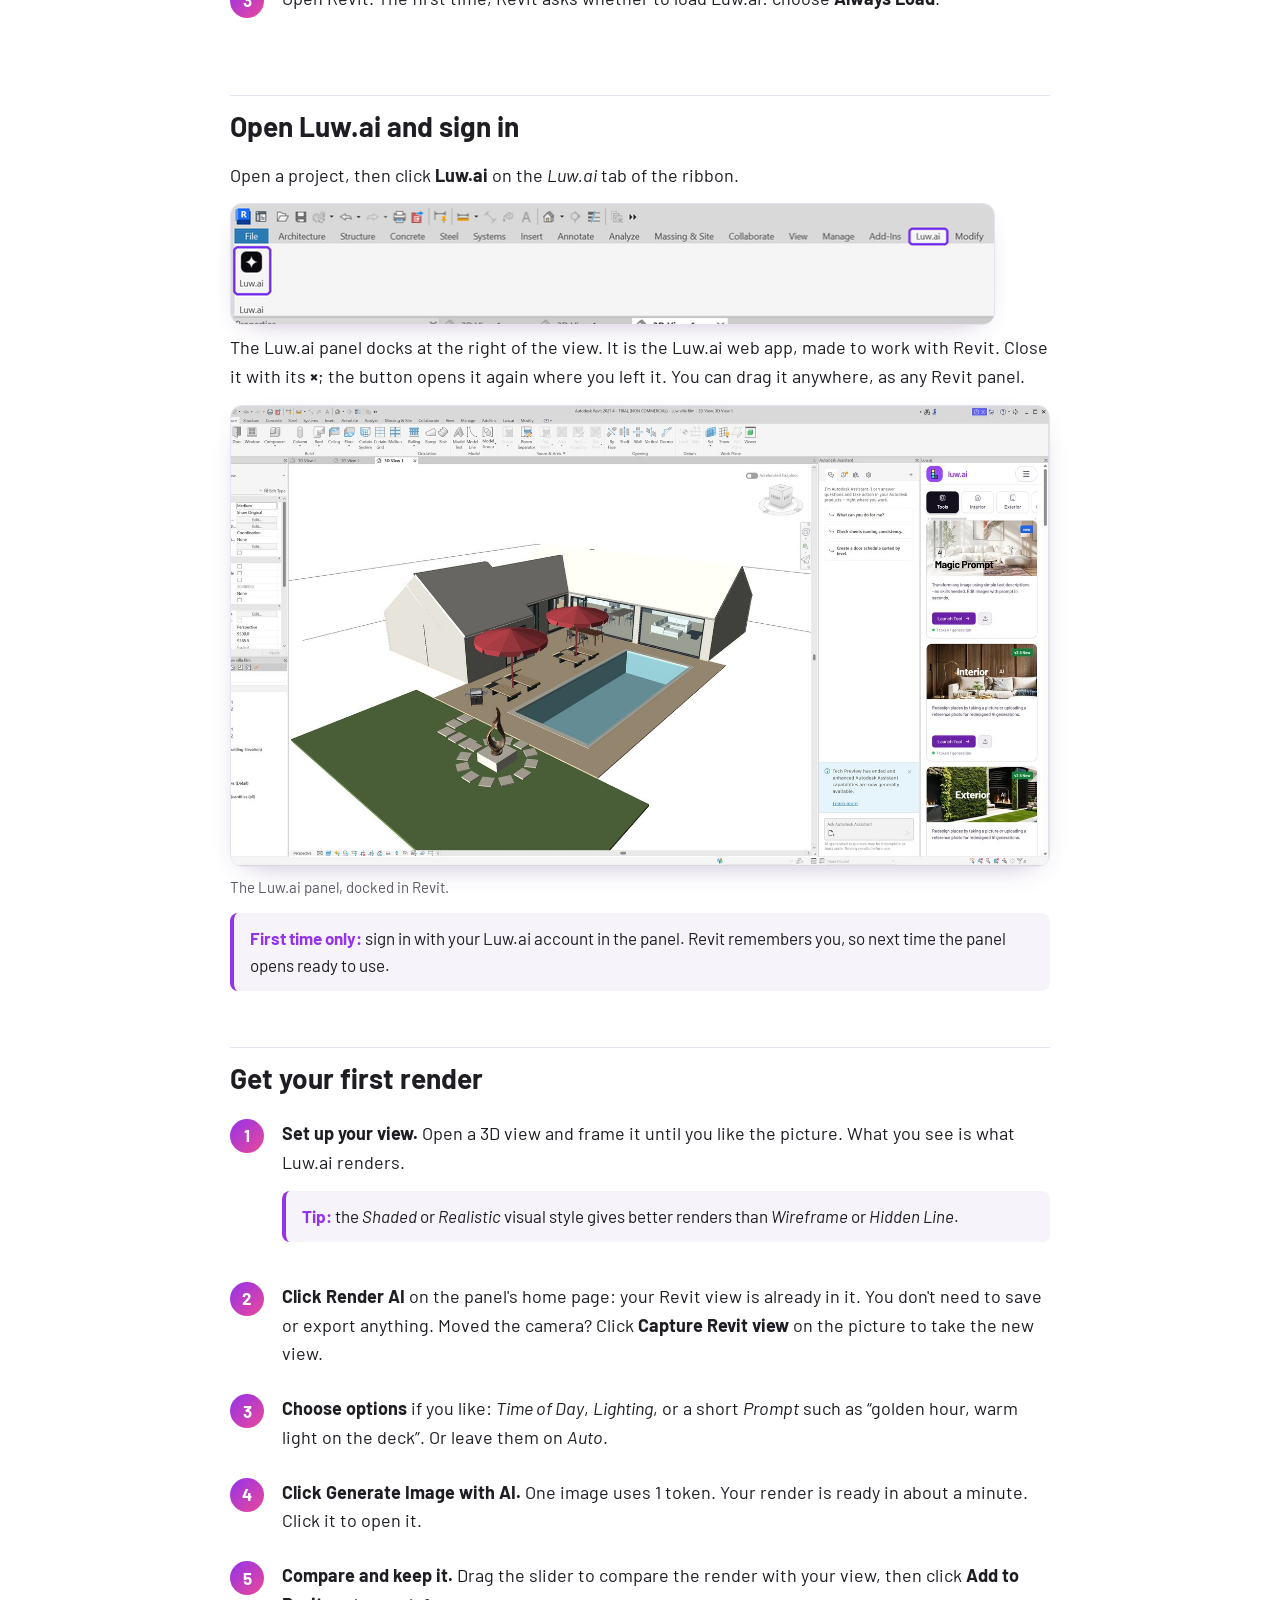
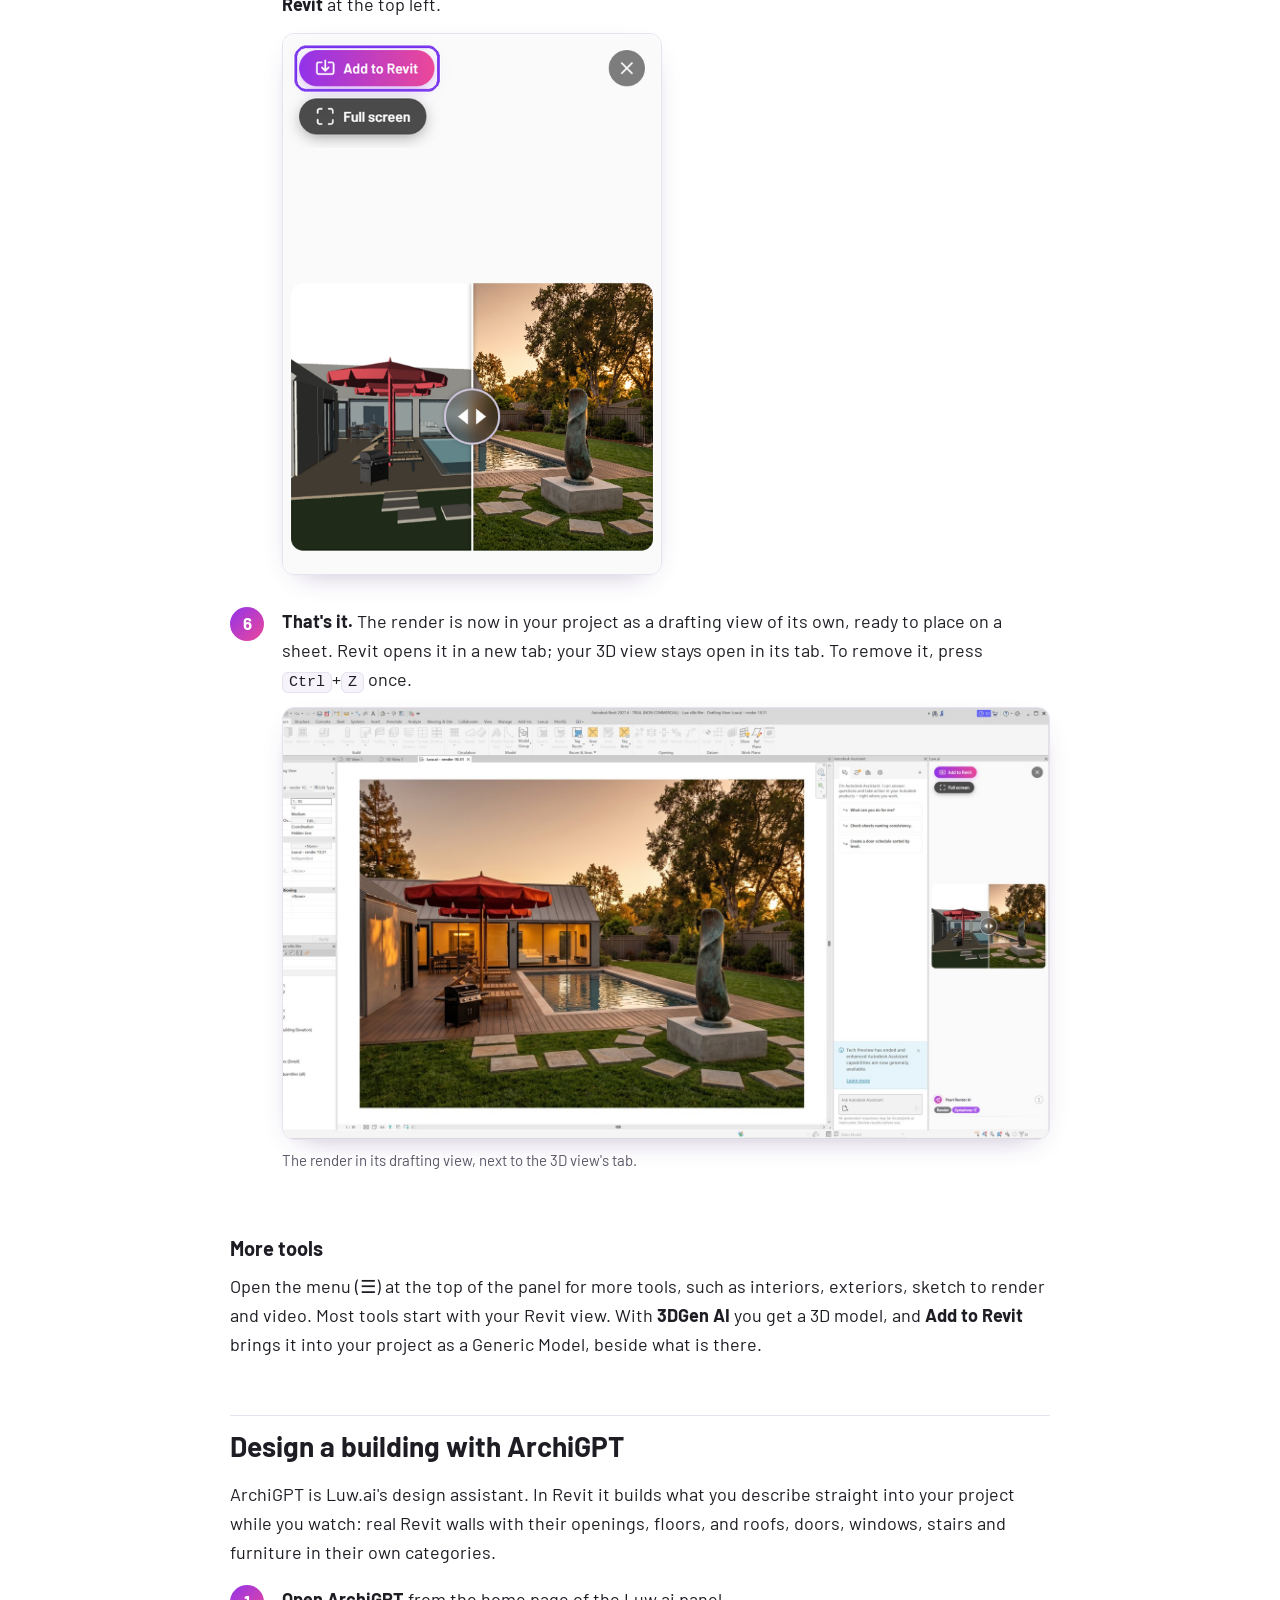
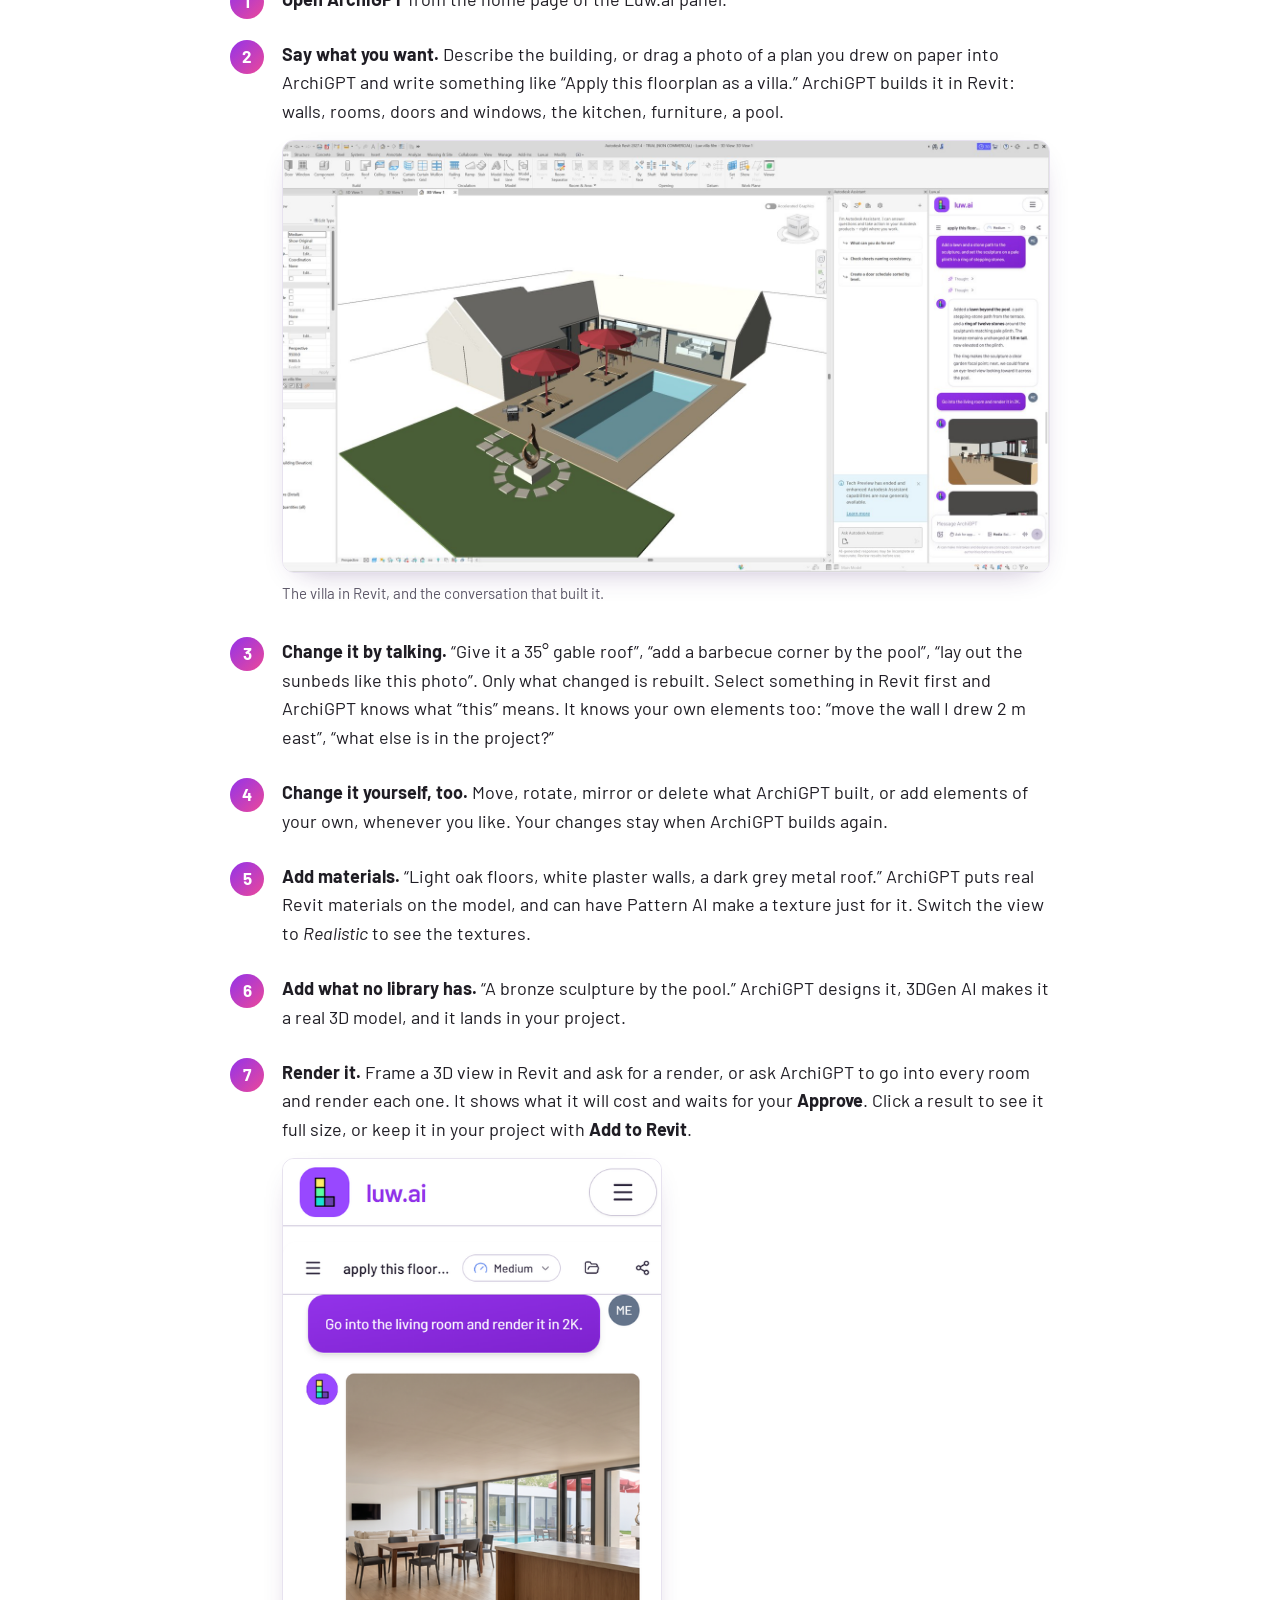
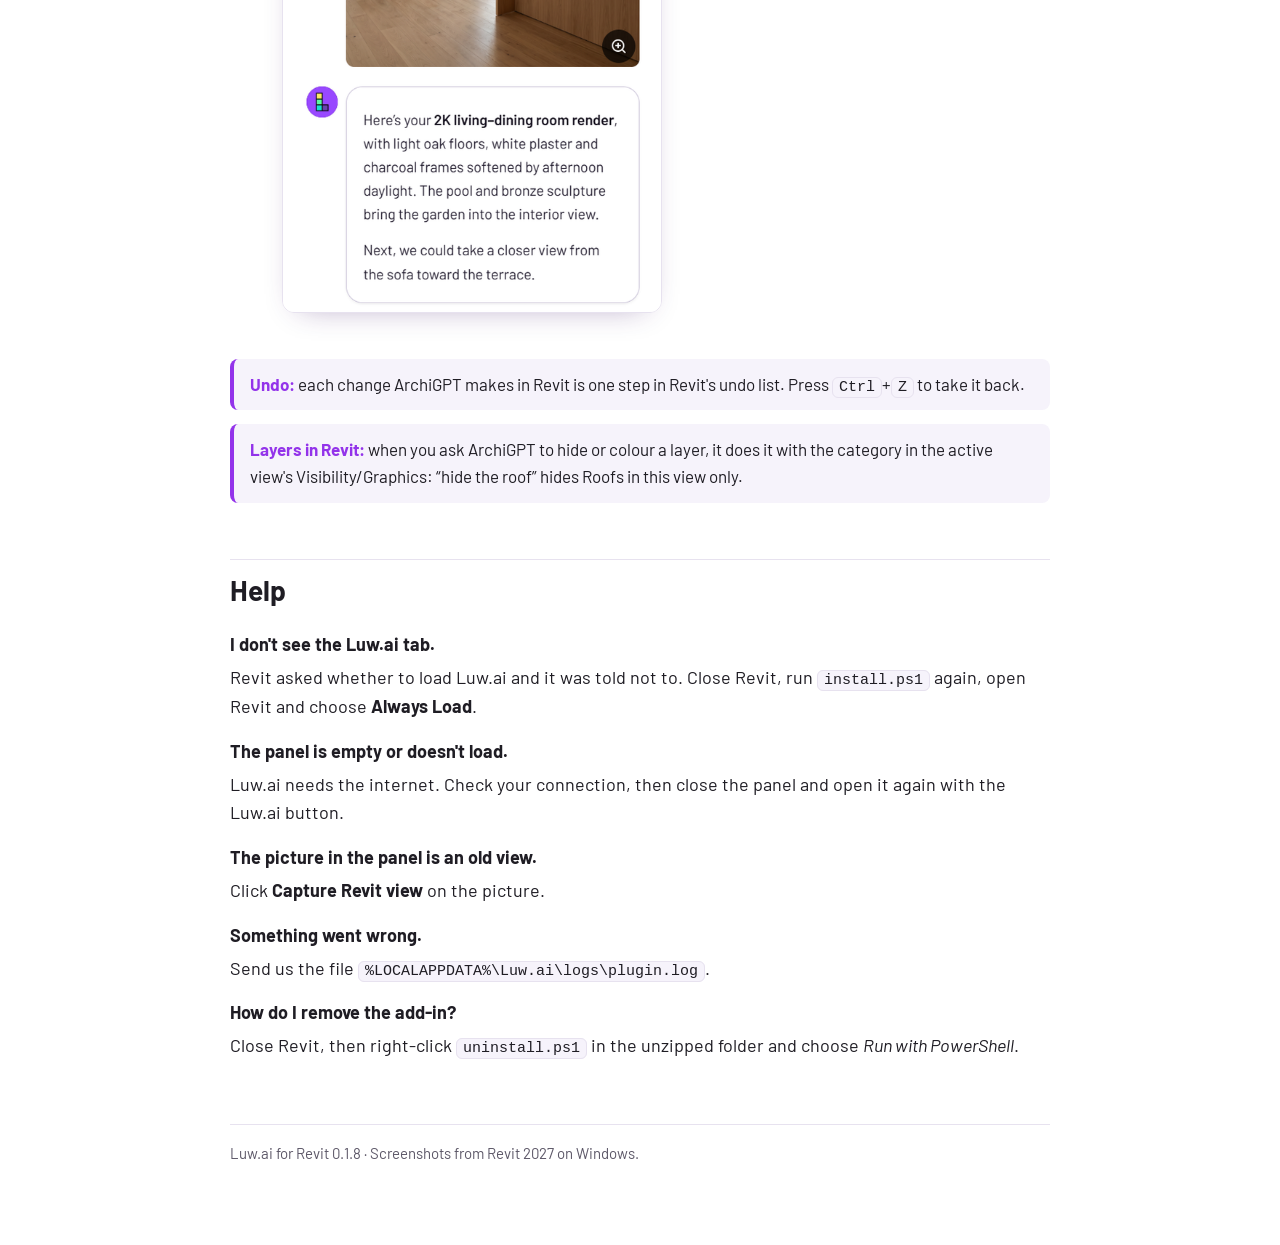
<file: docs/revit.html>
<!doctype html>
<html lang="en">
<head>
<meta charset="utf-8">
<meta name="viewport" content="width=device-width, initial-scale=1">
<title>Luw.ai for Revit</title>
<meta name="description" content="How to install the Luw.ai add-in in Revit, design a building by talking to ArchiGPT and make your first AI render.">
<link rel="preconnect" href="https://fonts.googleapis.com">
<link rel="preconnect" href="https://fonts.gstatic.com" crossorigin>
<link rel="stylesheet" href="https://fonts.googleapis.com/css2?family=Barlow:wght@400;500;600;700&display=swap">
<link rel="stylesheet" href="guide.css">
</head>
<body>
<main>

<header>
  <div class="brand"><b>Luw.ai</b> · Guide</div>
  <h1>Luw.ai for Revit</h1>
  <p class="lead">Design a building by talking to ArchiGPT and watch it appear in your Revit project as walls, floors and roofs. Then render it, right inside Revit. No export, no extra app.</p>
</header>

<figure class="film">
  <iframe src="https://www.youtube-nocookie.com/embed/Qc-4Hk8nP7I?rel=0" title="Luw.ai for Revit" loading="lazy" allow="accelerometer; autoplay; clipboard-write; encrypted-media; gyroscope; picture-in-picture; web-share" referrerpolicy="strict-origin-when-cross-origin" allowfullscreen></iframe>
  <figcaption>Luw.ai × Archiagent.ai in Revit: a hand-drawn plan becomes a furnished, textured villa with a garden, then renders of the view and of every room.</figcaption>
</figure>

<nav class="toc" aria-label="Contents">
  <b>On this page</b>
  <ol>
    <li><a href="#need">What you need</a></li>
    <li><a href="#install">Install the add-in</a></li>
    <li><a href="#open">Open Luw.ai and sign in</a></li>
    <li><a href="#first-render">Get your first render</a></li>
    <li><a href="#archigpt">Design a building with ArchiGPT</a></li>
    <li><a href="#help">Help</a></li>
  </ol>
</nav>

<h2 id="need">What you need</h2>
<ul class="need">
  <li><b>Revit 2024, 2025, 2026 or 2027</b> on Windows. Tested on Revit 2027. The free trial works too.</li>
  <li><b>A Luw.ai account.</b> Each render uses tokens from your account: 1 token for one image.</li>
  <li><b>An internet connection.</b> The renders are made on Luw.ai's servers.</li>
  <li><b>The Luw.ai add-in:</b> <code>Luw.ai-Revit.zip</code>. <a href="https://github.com/Luvi-io/luw-plugins-releases/releases/latest/download/Luw.ai-Revit.zip">Download it here</a> and unzip it into a folder.</li>
</ul>

<h2 id="install">Install the add-in</h2>
<ol class="steps">
  <li>Close Revit.</li>
  <li>In the unzipped folder, right-click <code>install.ps1</code> and choose <i>Run with PowerShell</i>. It installs Luw.ai for your Windows user, for every Revit version you have.</li>
  <li>Open Revit. The first time, Revit asks whether to load Luw.ai: choose <span class="ui">Always Load</span>.</li>
</ol>

<h2 id="open">Open Luw.ai and sign in</h2>
<p>Open a project, then click <b>Luw.ai</b> on the <i>Luw.ai</i> tab of the ribbon.</p>
<figure>
  <img src="img/revit/ribbon.png" width="765" height="120" alt="Revit's ribbon with the Luw.ai tab open. The tab and its Luw.ai button are marked.">
</figure>
<p>The Luw.ai panel docks at the right of the view. It is the Luw.ai web app, made to work with Revit. Close it with its <b>×</b>; the button opens it again where you left it. You can drag it anywhere, as any Revit panel.</p>
<figure>
  <img src="img/revit/overview.jpg" width="1600" height="900" alt="Revit with the Luw.ai panel docked at the right of the 3D view, showing Luw.ai's tools.">
  <figcaption>The Luw.ai panel, docked in Revit.</figcaption>
</figure>
<div class="note"><b>First time only:</b> sign in with your Luw.ai account in the panel. Revit remembers you, so next time the panel opens ready to use.</div>

<h2 id="first-render">Get your first render</h2>
<ol class="steps">
  <li>
    <b>Set up your view.</b> Open a 3D view and frame it until you like the picture. What you see is what Luw.ai renders.
    <div class="note"><b>Tip:</b> the <i>Shaded</i> or <i>Realistic</i> visual style gives better renders than <i>Wireframe</i> or <i>Hidden Line</i>.</div>
  </li>
  <li>
    <b>Click Render AI</b> on the panel's home page: your Revit view is already in it. You don't need to save or export anything. Moved the camera? Click <span class="ui">Capture Revit view</span> on the picture to take the new view.
  </li>
  <li>
    <b>Choose options</b> if you like: <i>Time of Day</i>, <i>Lighting</i>, or a short <i>Prompt</i> such as “golden hour, warm light on the deck”. Or leave them on <i>Auto</i>.
  </li>
  <li>
    <b>Click <span class="ui">Generate Image with AI</span>.</b> One image uses 1 token. Your render is ready in about a minute. Click it to open it.
  </li>
  <li>
    <b>Compare and keep it.</b> Drag the slider to compare the render with your view, then click <span class="ui">Add to Revit</span> at the top left.
    <figure class="narrow">
      <img src="img/revit/result.png" width="520" height="743" alt="The finished render with a slider comparing it with the Revit view. The Add to Revit button at the top left is marked.">
    </figure>
  </li>
  <li>
    <b>That's it.</b> The render is now in your project as a drafting view of its own, ready to place on a sheet. Revit opens it in a new tab; your 3D view stays open in its tab. To remove it, press <kbd>Ctrl</kbd>+<kbd>Z</kbd> once.
    <figure>
      <img src="img/revit/in-model.jpg" width="1600" height="900" alt="Revit showing the render in a drafting view of its own, its tab next to the 3D view's tab.">
      <figcaption>The render in its drafting view, next to the 3D view's tab.</figcaption>
    </figure>
  </li>
</ol>

<h3>More tools</h3>
<p>Open the menu (☰) at the top of the panel for more tools, such as interiors, exteriors, sketch to render and video. Most tools start with your Revit view. With <b>3DGen AI</b> you get a 3D model, and <span class="ui">Add to Revit</span> brings it into your project as a Generic Model, beside what is there.</p>

<h2 id="archigpt">Design a building with ArchiGPT</h2>
<p>ArchiGPT is Luw.ai's design assistant. In Revit it builds what you describe straight into your project while you watch: real Revit walls with their openings, floors, and roofs, doors, windows, stairs and furniture in their own categories.</p>
<ol class="steps">
  <li>
    <b>Open ArchiGPT</b> from the home page of the Luw.ai panel.
  </li>
  <li>
    <b>Say what you want.</b> Describe the building, or drag a photo of a plan you drew on paper into ArchiGPT and write something like “Apply this floorplan as a villa.” ArchiGPT builds it in Revit: walls, rooms, doors and windows, the kitchen, furniture, a pool.
    <figure>
      <img src="img/revit/archigpt.jpg" width="1600" height="900" alt="Revit with a villa built by ArchiGPT: a pool, a terrace, a lawn and a sculpture on a plinth, and the conversation in the Luw.ai panel on the right.">
      <figcaption>The villa in Revit, and the conversation that built it.</figcaption>
    </figure>
  </li>
  <li>
    <b>Change it by talking.</b> “Give it a 35° gable roof”, “add a barbecue corner by the pool”, “lay out the sunbeds like this photo”. Only what changed is rebuilt. Select something in Revit first and ArchiGPT knows what “this” means. It knows your own elements too: “move the wall I drew 2 m east”, “what else is in the project?”
  </li>
  <li>
    <b>Change it yourself, too.</b> Move, rotate, mirror or delete what ArchiGPT built, or add elements of your own, whenever you like. Your changes stay when ArchiGPT builds again.
  </li>
  <li>
    <b>Add materials.</b> “Light oak floors, white plaster walls, a dark grey metal roof.” ArchiGPT puts real Revit materials on the model, and can have Pattern AI make a texture just for it. Switch the view to <i>Realistic</i> to see the textures.
  </li>
  <li>
    <b>Add what no library has.</b> “A bronze sculpture by the pool.” ArchiGPT designs it, 3DGen AI makes it a real 3D model, and it lands in your project.
  </li>
  <li>
    <b>Render it.</b> Frame a 3D view in Revit and ask for a render, or ask ArchiGPT to go into every room and render each one. It shows what it will cost and waits for your <span class="ui">Approve</span>. Click a result to see it full size, or keep it in your project with <span class="ui">Add to Revit</span>.
    <figure class="narrow">
      <img src="img/revit/render.png" width="520" height="1036" alt="The Luw.ai panel with the request Go into the living room and render it in 2K, the finished render and ArchiGPT's answer.">
    </figure>
  </li>
</ol>
<div class="note"><b>Undo:</b> each change ArchiGPT makes in Revit is one step in Revit's undo list. Press <kbd>Ctrl</kbd>+<kbd>Z</kbd> to take it back.</div>
<div class="note"><b>Layers in Revit:</b> when you ask ArchiGPT to hide or colour a layer, it does it with the category in the active view's Visibility/Graphics: “hide the roof” hides Roofs in this view only.</div>

<h2 id="help">Help</h2>
<dl class="help">
  <dt>I don't see the Luw.ai tab.</dt>
  <dd>Revit asked whether to load Luw.ai and it was told not to. Close Revit, run <code>install.ps1</code> again, open Revit and choose <span class="ui">Always Load</span>.</dd>

  <dt>The panel is empty or doesn't load.</dt>
  <dd>Luw.ai needs the internet. Check your connection, then close the panel and open it again with the Luw.ai button.</dd>

  <dt>The picture in the panel is an old view.</dt>
  <dd>Click <span class="ui">Capture Revit view</span> on the picture.</dd>

  <dt>Something went wrong.</dt>
  <dd>Send us the file <code>%LOCALAPPDATA%\Luw.ai\logs\plugin.log</code>.</dd>

  <dt>How do I remove the add-in?</dt>
  <dd>Close Revit, then right-click <code>uninstall.ps1</code> in the unzipped folder and choose <i>Run with PowerShell</i>.</dd>
</dl>

<footer>
  Luw.ai for Revit 0.1.8 · Screenshots from Revit 2027 on Windows.
</footer>

</main>
</body>
</html>
</file>
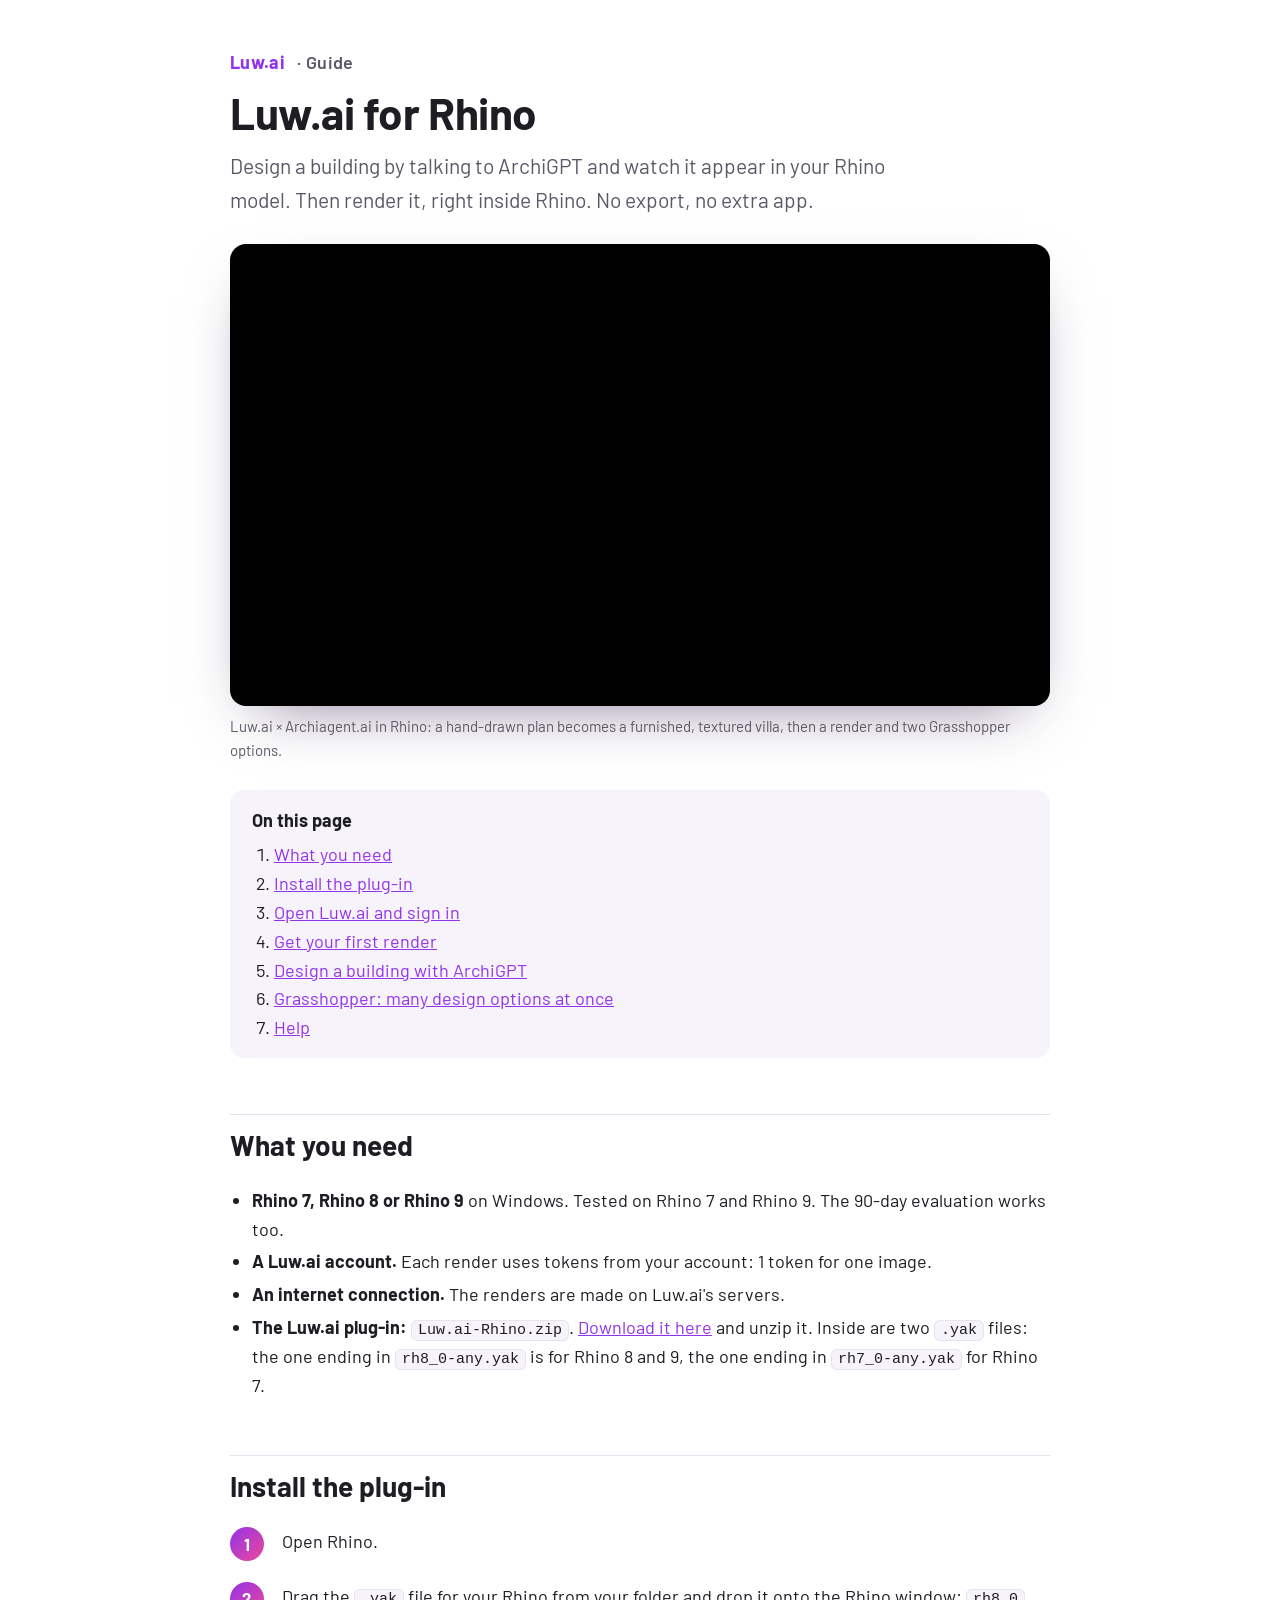
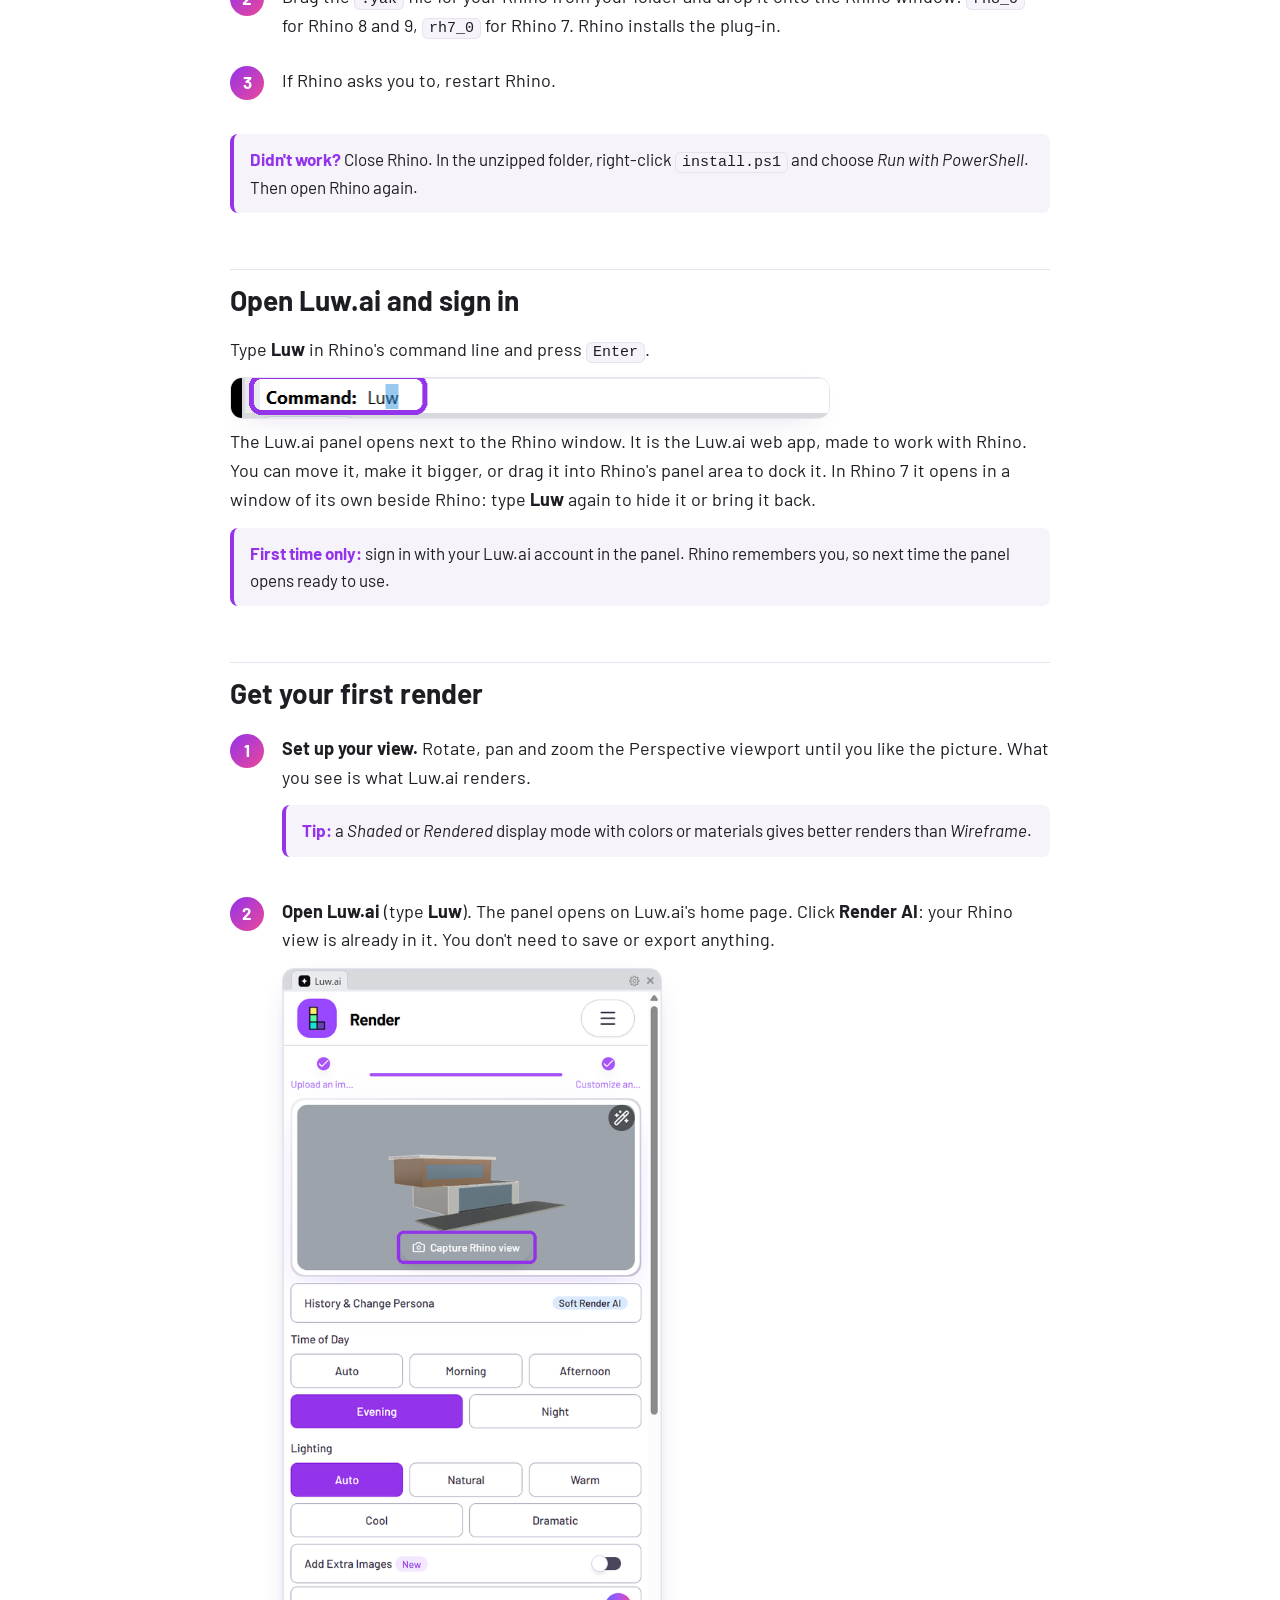
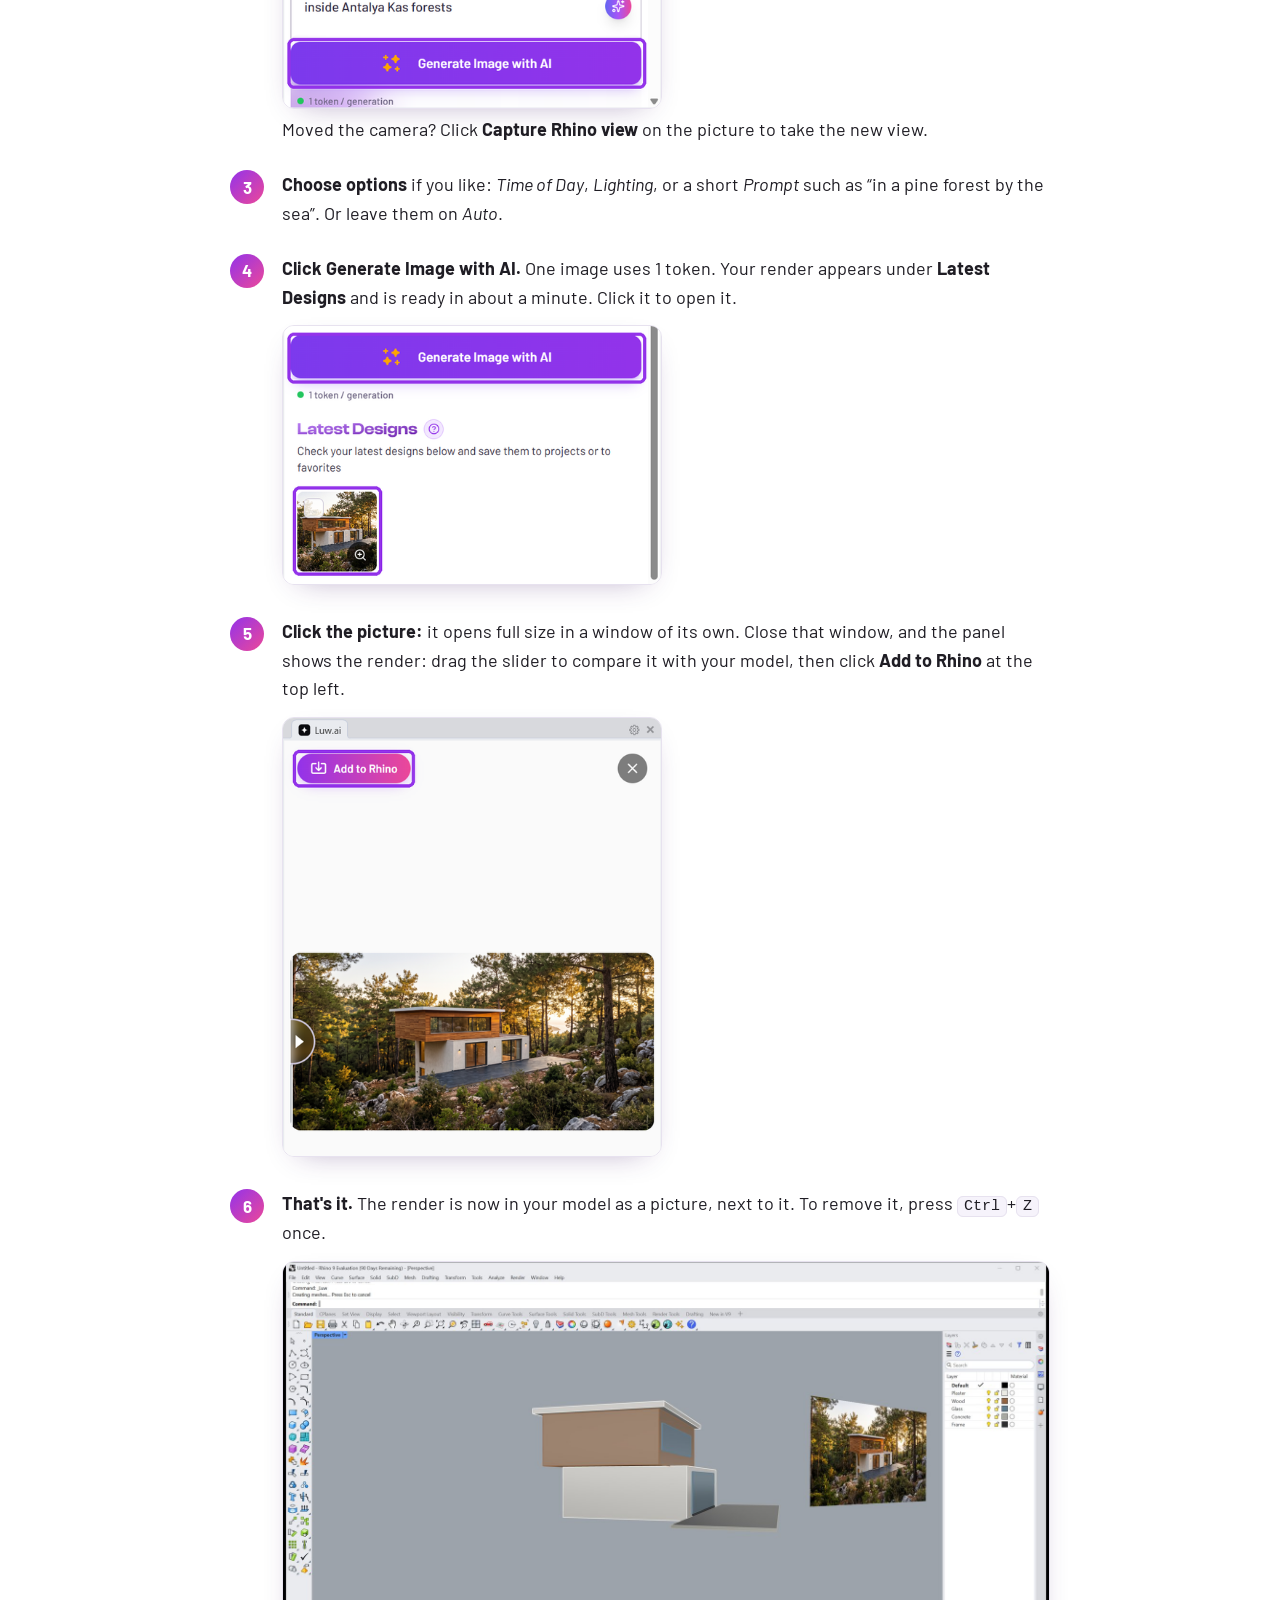
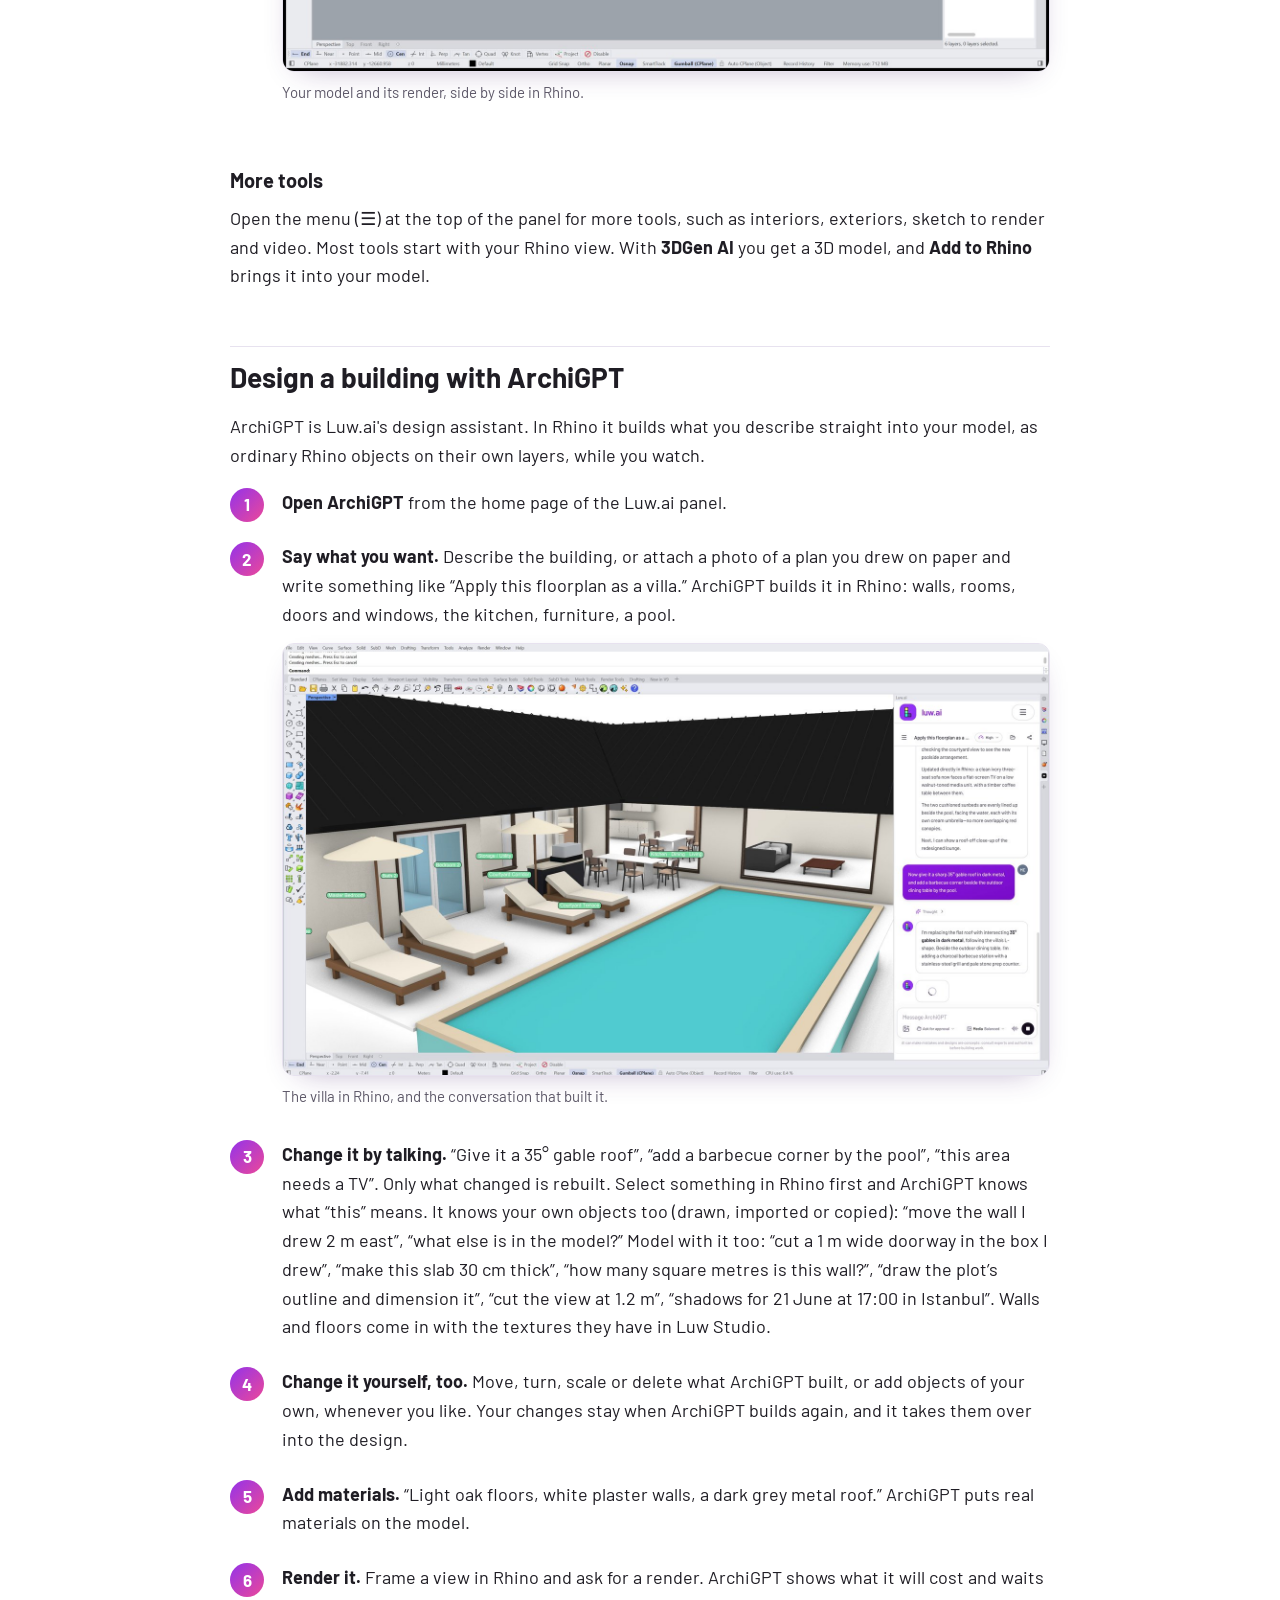
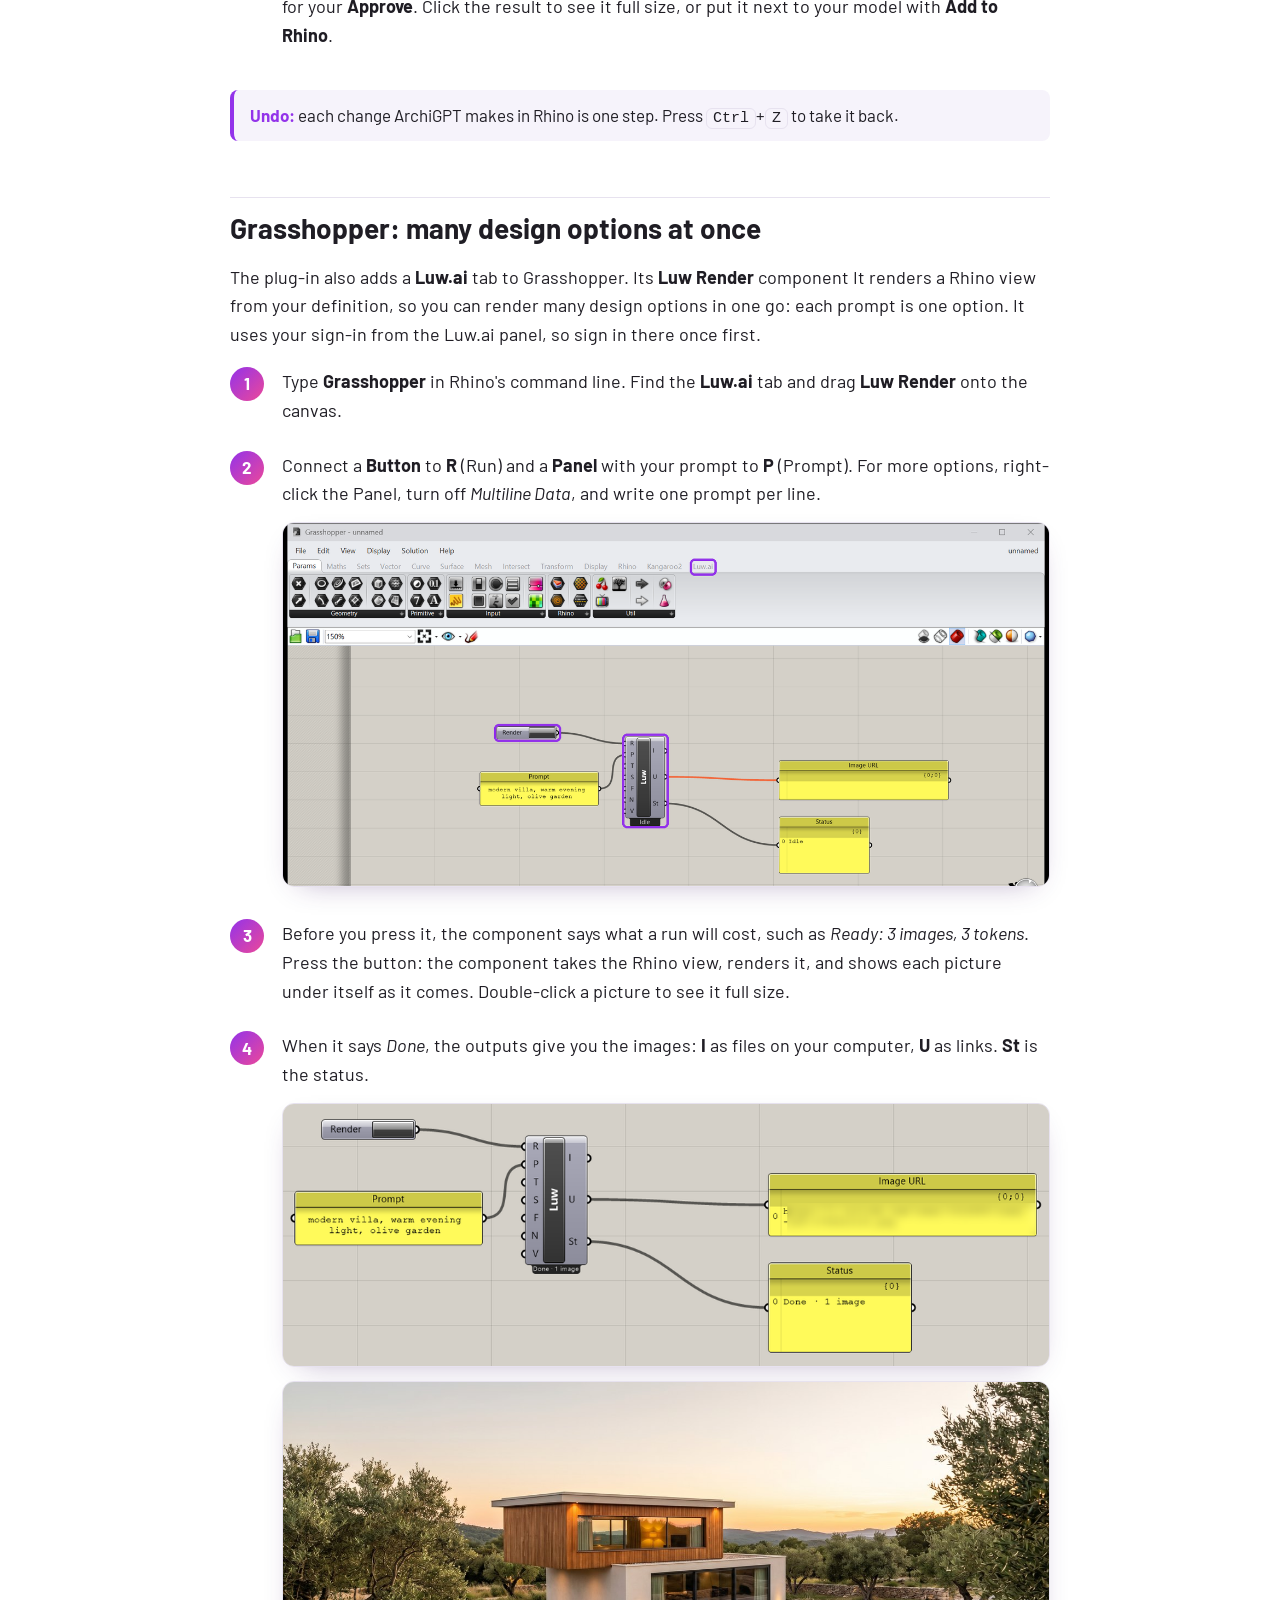
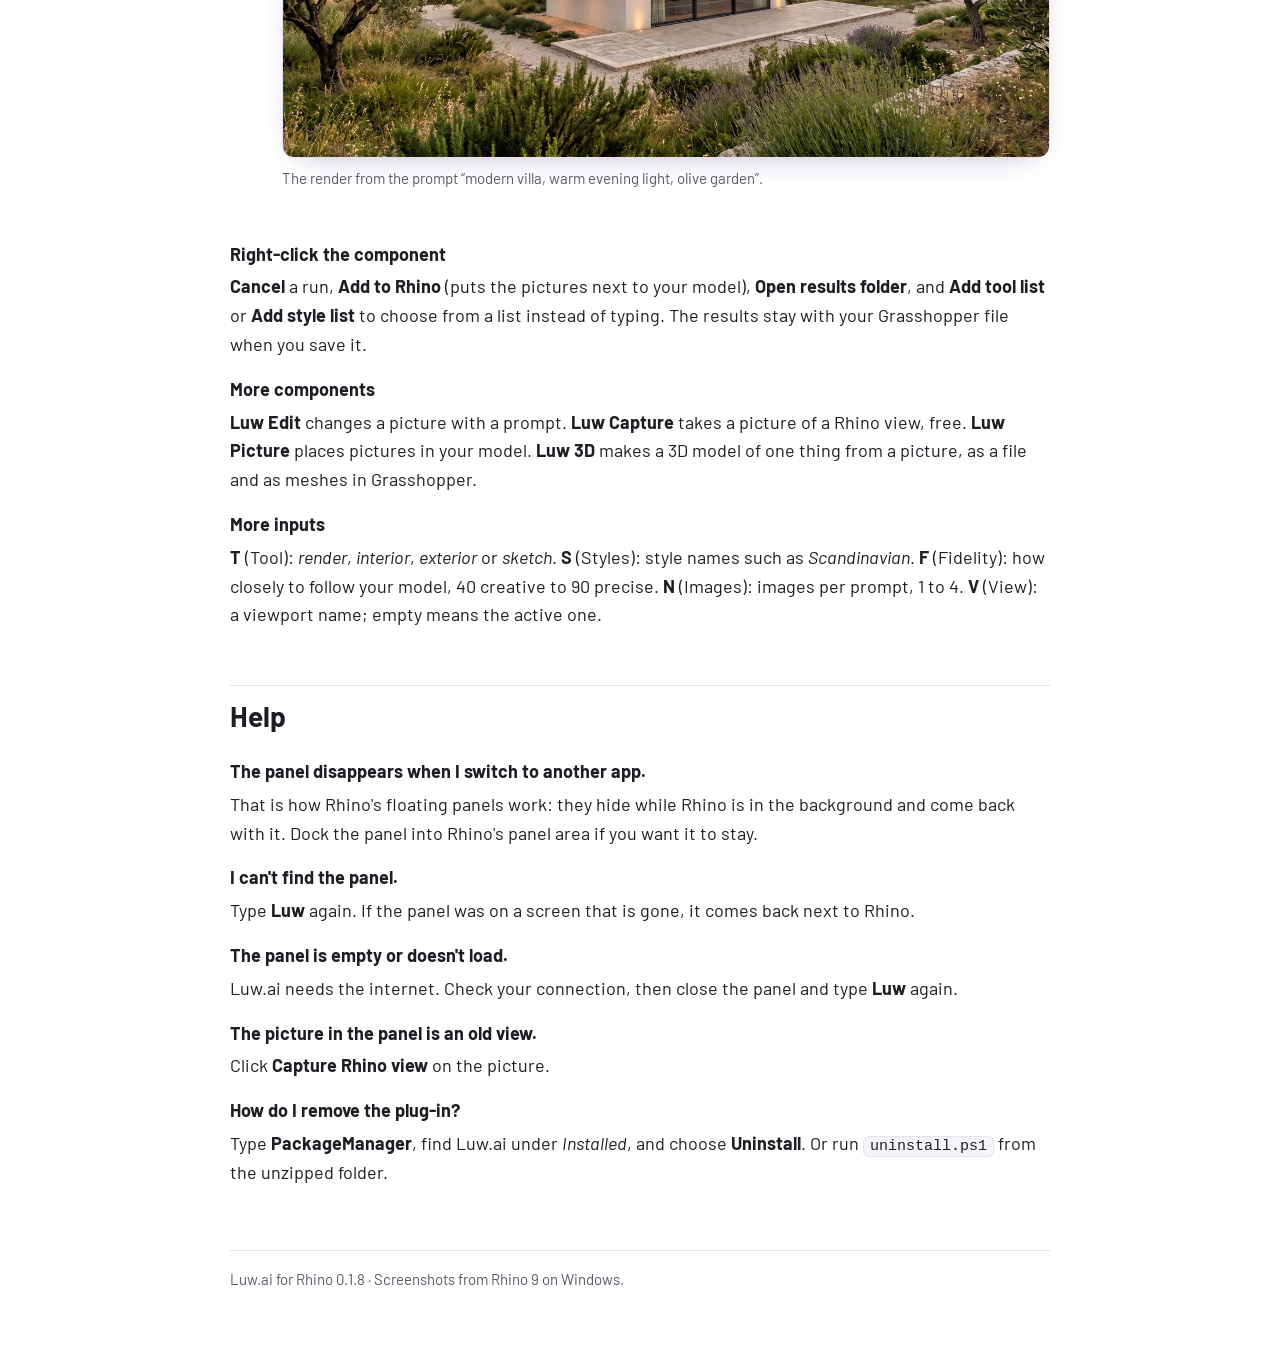
<file: docs/rhino.html>
<!doctype html>
<html lang="en">
<head>
<meta charset="utf-8">
<meta name="viewport" content="width=device-width, initial-scale=1">
<title>Luw.ai for Rhino</title>
<meta name="description" content="How to install the Luw.ai plug-in in Rhino and make your first AI render.">
<link rel="preconnect" href="https://fonts.googleapis.com">
<link rel="preconnect" href="https://fonts.gstatic.com" crossorigin>
<link rel="stylesheet" href="https://fonts.googleapis.com/css2?family=Barlow:wght@400;500;600;700&display=swap">
<link rel="stylesheet" href="guide.css">
</head>
<body>
<main>

<header>
  <div class="brand"><b>Luw.ai</b> · Guide</div>
  <h1>Luw.ai for Rhino</h1>
  <p class="lead">Design a building by talking to ArchiGPT and watch it appear in your Rhino model. Then render it, right inside Rhino. No export, no extra app.</p>
</header>

<figure class="film">
  <iframe src="https://www.youtube-nocookie.com/embed/wQlcx-fszrw?rel=0" title="Luw.ai for Rhino &amp; Grasshopper" loading="lazy" allow="accelerometer; autoplay; clipboard-write; encrypted-media; gyroscope; picture-in-picture; web-share" referrerpolicy="strict-origin-when-cross-origin" allowfullscreen></iframe>
  <figcaption>Luw.ai × Archiagent.ai in Rhino: a hand-drawn plan becomes a furnished, textured villa, then a render and two Grasshopper options.</figcaption>
</figure>

<nav class="toc" aria-label="Contents">
  <b>On this page</b>
  <ol>
    <li><a href="#need">What you need</a></li>
    <li><a href="#install">Install the plug-in</a></li>
    <li><a href="#open">Open Luw.ai and sign in</a></li>
    <li><a href="#first-render">Get your first render</a></li>
    <li><a href="#archigpt">Design a building with ArchiGPT</a></li>
    <li><a href="#grasshopper">Grasshopper: many design options at once</a></li>
    <li><a href="#help">Help</a></li>
  </ol>
</nav>

<h2 id="need">What you need</h2>
<ul class="need">
  <li><b>Rhino 7, Rhino 8 or Rhino 9</b> on Windows. Tested on Rhino 7 and Rhino 9. The 90-day evaluation works too.</li>
  <li><b>A Luw.ai account.</b> Each render uses tokens from your account: 1 token for one image.</li>
  <li><b>An internet connection.</b> The renders are made on Luw.ai's servers.</li>
  <li><b>The Luw.ai plug-in:</b> <code>Luw.ai-Rhino.zip</code>. <a href="https://github.com/Luvi-io/luw-plugins-releases/releases/latest/download/Luw.ai-Rhino.zip">Download it here</a> and unzip it. Inside are two <code>.yak</code> files: the one ending in <code>rh8_0-any.yak</code> is for Rhino 8 and 9, the one ending in <code>rh7_0-any.yak</code> for Rhino 7.</li>
</ul>

<h2 id="install">Install the plug-in</h2>
<ol class="steps">
  <li>Open Rhino.</li>
  <li>Drag the <code>.yak</code> file for your Rhino from your folder and drop it onto the Rhino window: <code>rh8_0</code> for Rhino 8 and 9, <code>rh7_0</code> for Rhino 7. Rhino installs the plug-in.</li>
  <li>If Rhino asks you to, restart Rhino.</li>
</ol>
<div class="note"><b>Didn't work?</b> Close Rhino. In the unzipped folder, right-click <code>install.ps1</code> and choose <i>Run with PowerShell</i>. Then open Rhino again.</div>

<h2 id="open">Open Luw.ai and sign in</h2>
<p>Type <b>Luw</b> in Rhino's command line and press <kbd>Enter</kbd>.</p>
<figure>
  <img src="img/rhino/command.png" width="600" height="40" alt="Rhino's command line with Luw typed in.">
</figure>
<p>The Luw.ai panel opens next to the Rhino window. It is the Luw.ai web app, made to work with Rhino. You can move it, make it bigger, or drag it into Rhino's panel area to dock it. In Rhino 7 it opens in a window of its own beside Rhino: type <b>Luw</b> again to hide it or bring it back.</p>
<div class="note"><b>First time only:</b> sign in with your Luw.ai account in the panel. Rhino remembers you, so next time the panel opens ready to use.</div>

<h2 id="first-render">Get your first render</h2>
<ol class="steps">
  <li>
    <b>Set up your view.</b> Rotate, pan and zoom the Perspective viewport until you like the picture. What you see is what Luw.ai renders.
    <div class="note"><b>Tip:</b> a <i>Shaded</i> or <i>Rendered</i> display mode with colors or materials gives better renders than <i>Wireframe</i>.</div>
  </li>
  <li>
    <b>Open Luw.ai</b> (type <b>Luw</b>). The panel opens on Luw.ai's home page. Click <b>Render AI</b>: your Rhino view is already in it. You don't need to save or export anything.
    <figure class="narrow">
      <img src="img/rhino/panel-view.png" width="520" height="1017" alt="The Luw.ai panel with the Rhino view as the picture. Capture Rhino view and Generate Image with AI are marked.">
    </figure>
    Moved the camera? Click <span class="ui">Capture Rhino view</span> on the picture to take the new view.
  </li>
  <li>
    <b>Choose options</b> if you like: <i>Time of Day</i>, <i>Lighting</i>, or a short <i>Prompt</i> such as “in a pine forest by the sea”. Or leave them on <i>Auto</i>.
  </li>
  <li>
    <b>Click <span class="ui">Generate Image with AI</span>.</b> One image uses 1 token. Your render appears under <b>Latest Designs</b> and is ready in about a minute. Click it to open it.
    <figure class="narrow">
      <img src="img/rhino/generate.png" width="520" height="354" alt="The Generate Image with AI button, and the finished render under Latest Designs. Both are marked.">
    </figure>
  </li>
  <li>
    <b>Click the picture:</b> it opens full size in a window of its own. Close that window, and the panel shows the render: drag the slider to compare it with your model, then click <span class="ui">Add to Rhino</span> at the top left.
    <figure class="narrow">
      <img src="img/rhino/result.png" width="520" height="603" alt="The finished render of the house in a forest. The Add to Rhino button at the top left is marked.">
    </figure>
  </li>
  <li>
    <b>That's it.</b> The render is now in your model as a picture, next to it. To remove it, press <kbd>Ctrl</kbd>+<kbd>Z</kbd> once.
    <figure>
      <img src="img/rhino/in-model.jpg" width="1600" height="854" alt="Rhino with the house model and the render placed in the model as a picture next to it.">
      <figcaption>Your model and its render, side by side in Rhino.</figcaption>
    </figure>
  </li>
</ol>

<h3>More tools</h3>
<p>Open the menu (☰) at the top of the panel for more tools, such as interiors, exteriors, sketch to render and video. Most tools start with your Rhino view. With <b>3DGen AI</b> you get a 3D model, and <span class="ui">Add to Rhino</span> brings it into your model.</p>

<h2 id="archigpt">Design a building with ArchiGPT</h2>
<p>ArchiGPT is Luw.ai's design assistant. In Rhino it builds what you describe straight into your model, as ordinary Rhino objects on their own layers, while you watch.</p>
<ol class="steps">
  <li>
    <b>Open ArchiGPT</b> from the home page of the Luw.ai panel.
  </li>
  <li>
    <b>Say what you want.</b> Describe the building, or attach a photo of a plan you drew on paper and write something like “Apply this floorplan as a villa.” ArchiGPT builds it in Rhino: walls, rooms, doors and windows, the kitchen, furniture, a pool.
    <figure>
      <img src="img/rhino/archigpt.jpg" width="1600" height="900" alt="Rhino with a villa built by ArchiGPT around a pool, and the conversation in the Luw.ai panel on the right.">
      <figcaption>The villa in Rhino, and the conversation that built it.</figcaption>
    </figure>
  </li>
  <li>
    <b>Change it by talking.</b> “Give it a 35° gable roof”, “add a barbecue corner by the pool”, “this area needs a TV”. Only what changed is rebuilt. Select something in Rhino first and ArchiGPT knows what “this” means. It knows your own objects too (drawn, imported or copied): “move the wall I drew 2 m east”, “what else is in the model?” Model with it too: “cut a 1 m wide doorway in the box I drew”, “make this slab 30 cm thick”, “how many square metres is this wall?”, “draw the plot’s outline and dimension it”, “cut the view at 1.2 m”, “shadows for 21 June at 17:00 in Istanbul”. Walls and floors come in with the textures they have in Luw Studio.
  </li>
  <li>
    <b>Change it yourself, too.</b> Move, turn, scale or delete what ArchiGPT built, or add objects of your own, whenever you like. Your changes stay when ArchiGPT builds again, and it takes them over into the design.
  </li>
  <li>
    <b>Add materials.</b> “Light oak floors, white plaster walls, a dark grey metal roof.” ArchiGPT puts real materials on the model.
  </li>
  <li>
    <b>Render it.</b> Frame a view in Rhino and ask for a render. ArchiGPT shows what it will cost and waits for your <span class="ui">Approve</span>. Click the result to see it full size, or put it next to your model with <span class="ui">Add to Rhino</span>.
  </li>
</ol>
<div class="note"><b>Undo:</b> each change ArchiGPT makes in Rhino is one step. Press <kbd>Ctrl</kbd>+<kbd>Z</kbd> to take it back.</div>

<h2 id="grasshopper">Grasshopper: many design options at once</h2>
<p>The plug-in also adds a <b>Luw.ai</b> tab to Grasshopper. Its <b>Luw Render</b> component It renders a Rhino view from your definition, so you can render many design options in one go: each prompt is one option. It uses your sign-in from the Luw.ai panel, so sign in there once first.</p>
<ol class="steps">
  <li>
    Type <b>Grasshopper</b> in Rhino's command line. Find the <b>Luw.ai</b> tab and drag <b>Luw Render</b> onto the canvas.
  </li>
  <li>
    Connect a <b>Button</b> to <b>R</b> (Run) and a <b>Panel</b> with your prompt to <b>P</b> (Prompt). For more options, right-click the Panel, turn off <i>Multiline Data</i>, and write one prompt per line.
    <figure>
      <img src="img/rhino/gh-definition.png" width="1400" height="663" alt="Grasshopper with the Luw.ai tab, a Render button and the Luw Render component marked. A Panel with a prompt is connected to the component.">
    </figure>
  </li>
  <li>
    Before you press it, the component says what a run will cost, such as <i>Ready: 3 images, 3 tokens</i>. Press the button: the component takes the Rhino view, renders it, and shows each picture under itself as it comes. Double-click a picture to see it full size.
  </li>
  <li>
    When it says <i>Done</i>, the outputs give you the images: <b>I</b> as files on your computer, <b>U</b> as links. <b>St</b> is the status.
    <figure>
      <img src="img/rhino/gh-done.png" width="1100" height="376" alt="The finished definition: the Image URL panel shows the link of the new render and the Status panel says Done, 1 image.">
    </figure>
    <figure>
      <img src="img/rhino/gh-render.jpg" width="1400" height="685" alt="The render made from Grasshopper: the villa in an olive garden at sunset.">
      <figcaption>The render from the prompt “modern villa, warm evening light, olive garden”.</figcaption>
    </figure>
  </li>
</ol>
<dl class="help">
  <dt>Right-click the component</dt>
  <dd><b>Cancel</b> a run, <b>Add to Rhino</b> (puts the pictures next to your model), <b>Open results folder</b>, and <b>Add tool list</b> or <b>Add style list</b> to choose from a list instead of typing. The results stay with your Grasshopper file when you save it.</dd>
  <dt>More components</dt>
  <dd><b>Luw Edit</b> changes a picture with a prompt. <b>Luw Capture</b> takes a picture of a Rhino view, free. <b>Luw Picture</b> places pictures in your model. <b>Luw 3D</b> makes a 3D model of one thing from a picture, as a file and as meshes in Grasshopper.</dd>
  <dt>More inputs</dt>
  <dd><b>T</b> (Tool): <i>render</i>, <i>interior</i>, <i>exterior</i> or <i>sketch</i>. <b>S</b> (Styles): style names such as <i>Scandinavian</i>. <b>F</b> (Fidelity): how closely to follow your model, 40 creative to 90 precise. <b>N</b> (Images): images per prompt, 1 to 4. <b>V</b> (View): a viewport name; empty means the active one.</dd>
</dl>

<h2 id="help">Help</h2>
<dl class="help">
  <dt>The panel disappears when I switch to another app.</dt>
  <dd>That is how Rhino's floating panels work: they hide while Rhino is in the background and come back with it. Dock the panel into Rhino's panel area if you want it to stay.</dd>

  <dt>I can't find the panel.</dt>
  <dd>Type <b>Luw</b> again. If the panel was on a screen that is gone, it comes back next to Rhino.</dd>

  <dt>The panel is empty or doesn't load.</dt>
  <dd>Luw.ai needs the internet. Check your connection, then close the panel and type <b>Luw</b> again.</dd>

  <dt>The picture in the panel is an old view.</dt>
  <dd>Click <span class="ui">Capture Rhino view</span> on the picture.</dd>

  <dt>How do I remove the plug-in?</dt>
  <dd>Type <b>PackageManager</b>, find Luw.ai under <i>Installed</i>, and choose <b>Uninstall</b>. Or run <code>uninstall.ps1</code> from the unzipped folder.</dd>
</dl>

<footer>
  Luw.ai for Rhino 0.1.8 · Screenshots from Rhino 9 on Windows.
</footer>

</main>
</body>
</html>
</file>
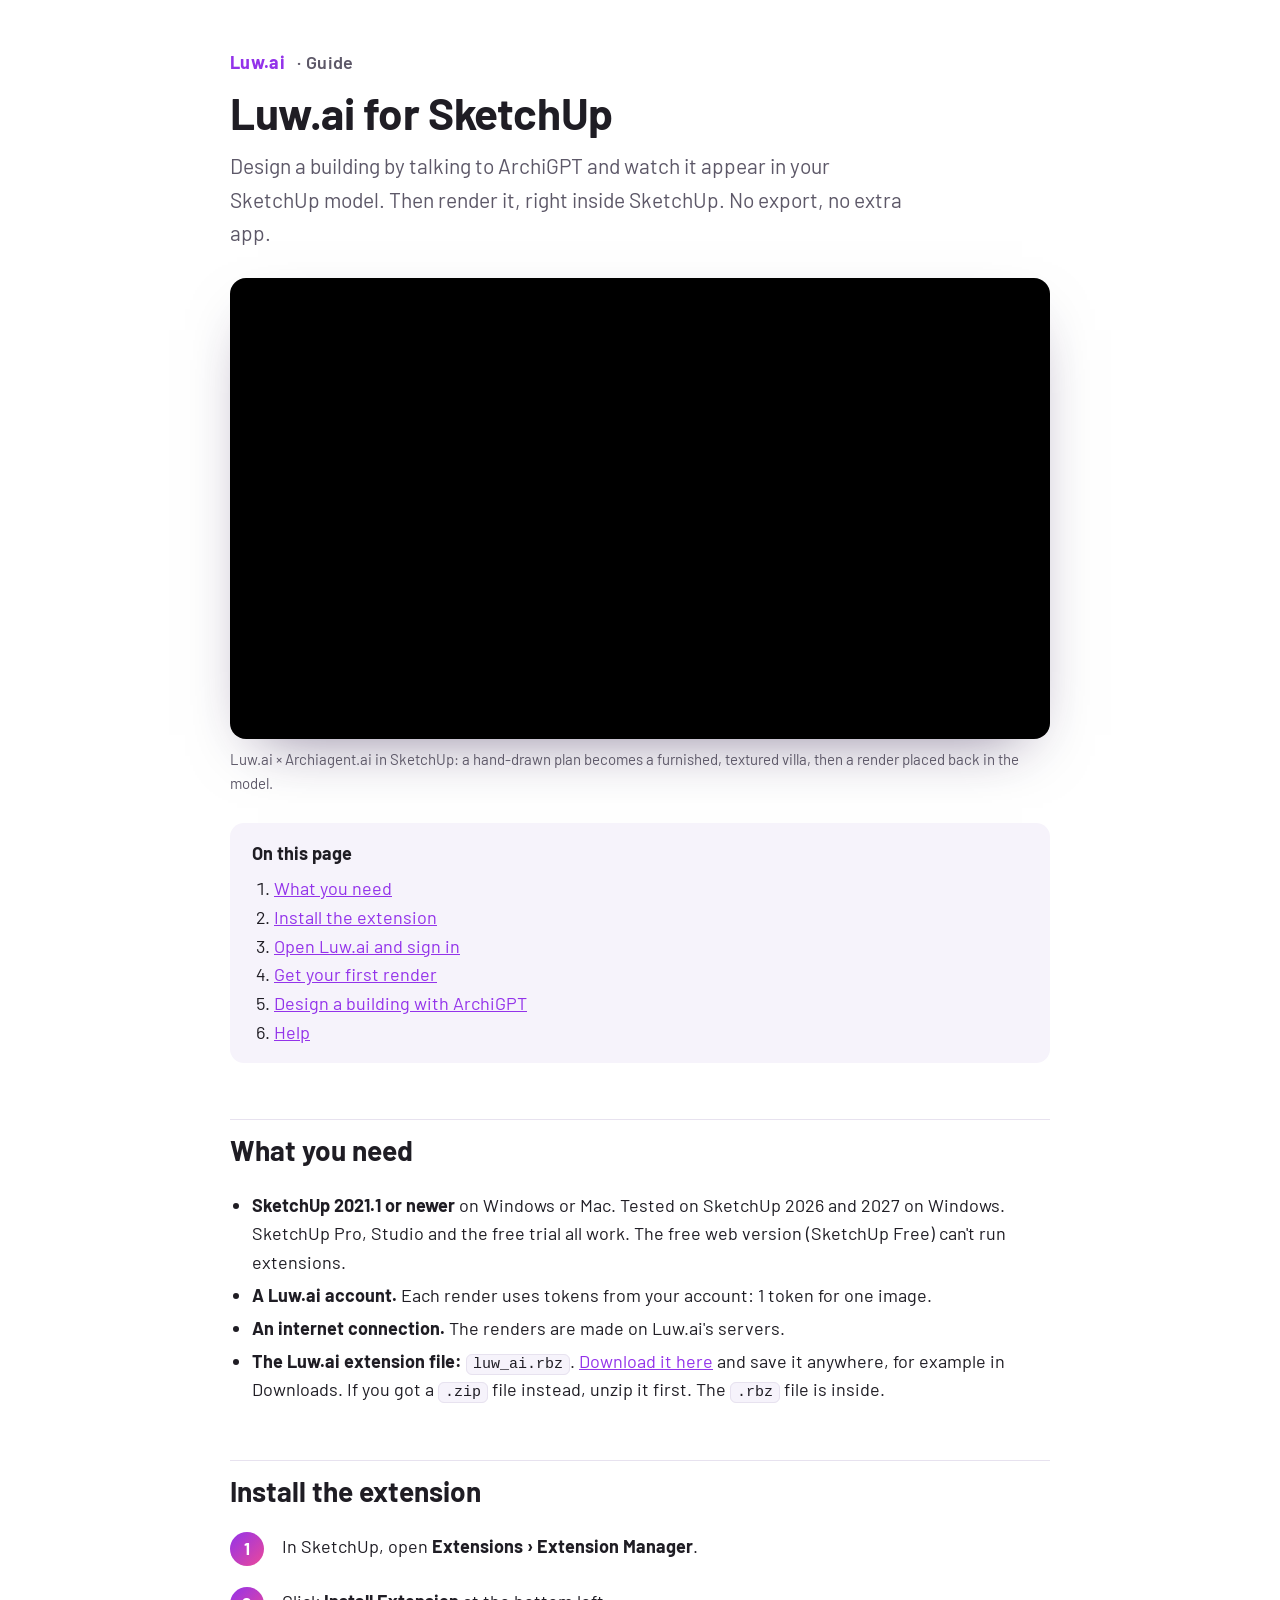
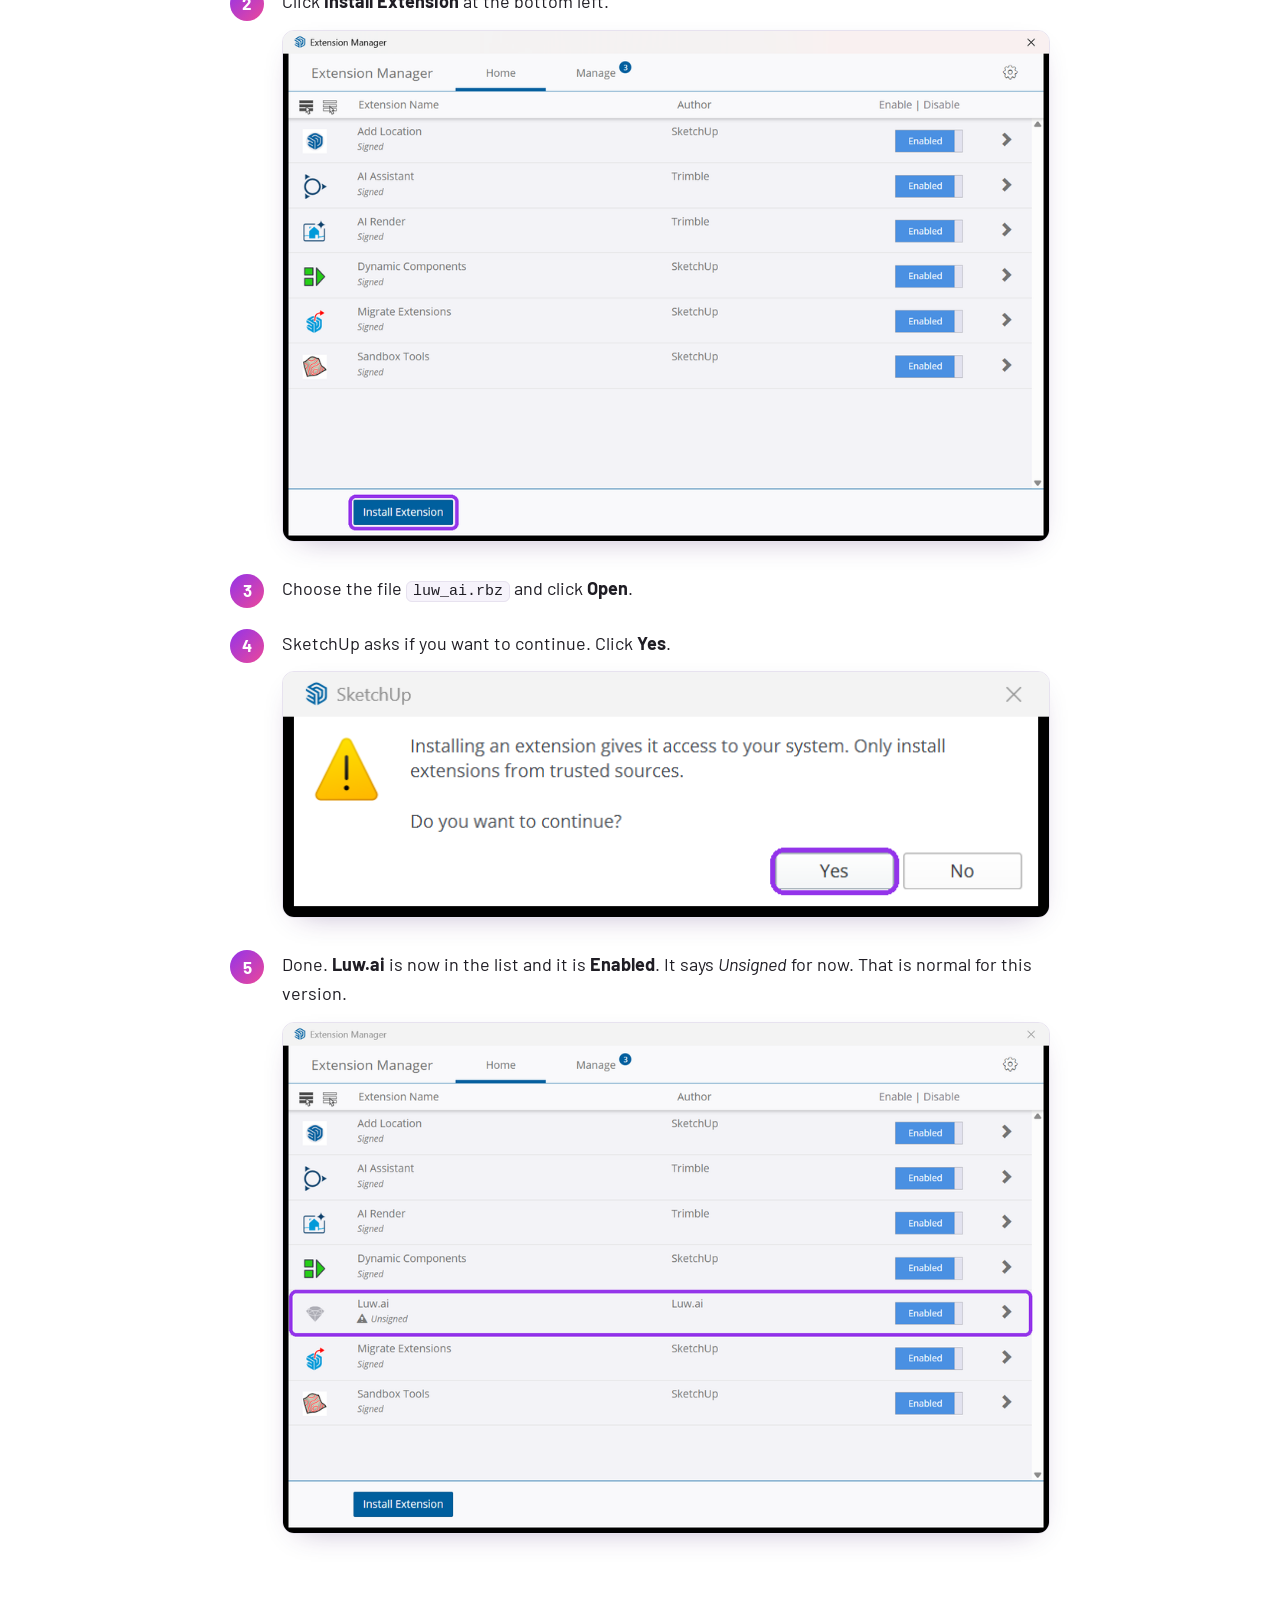
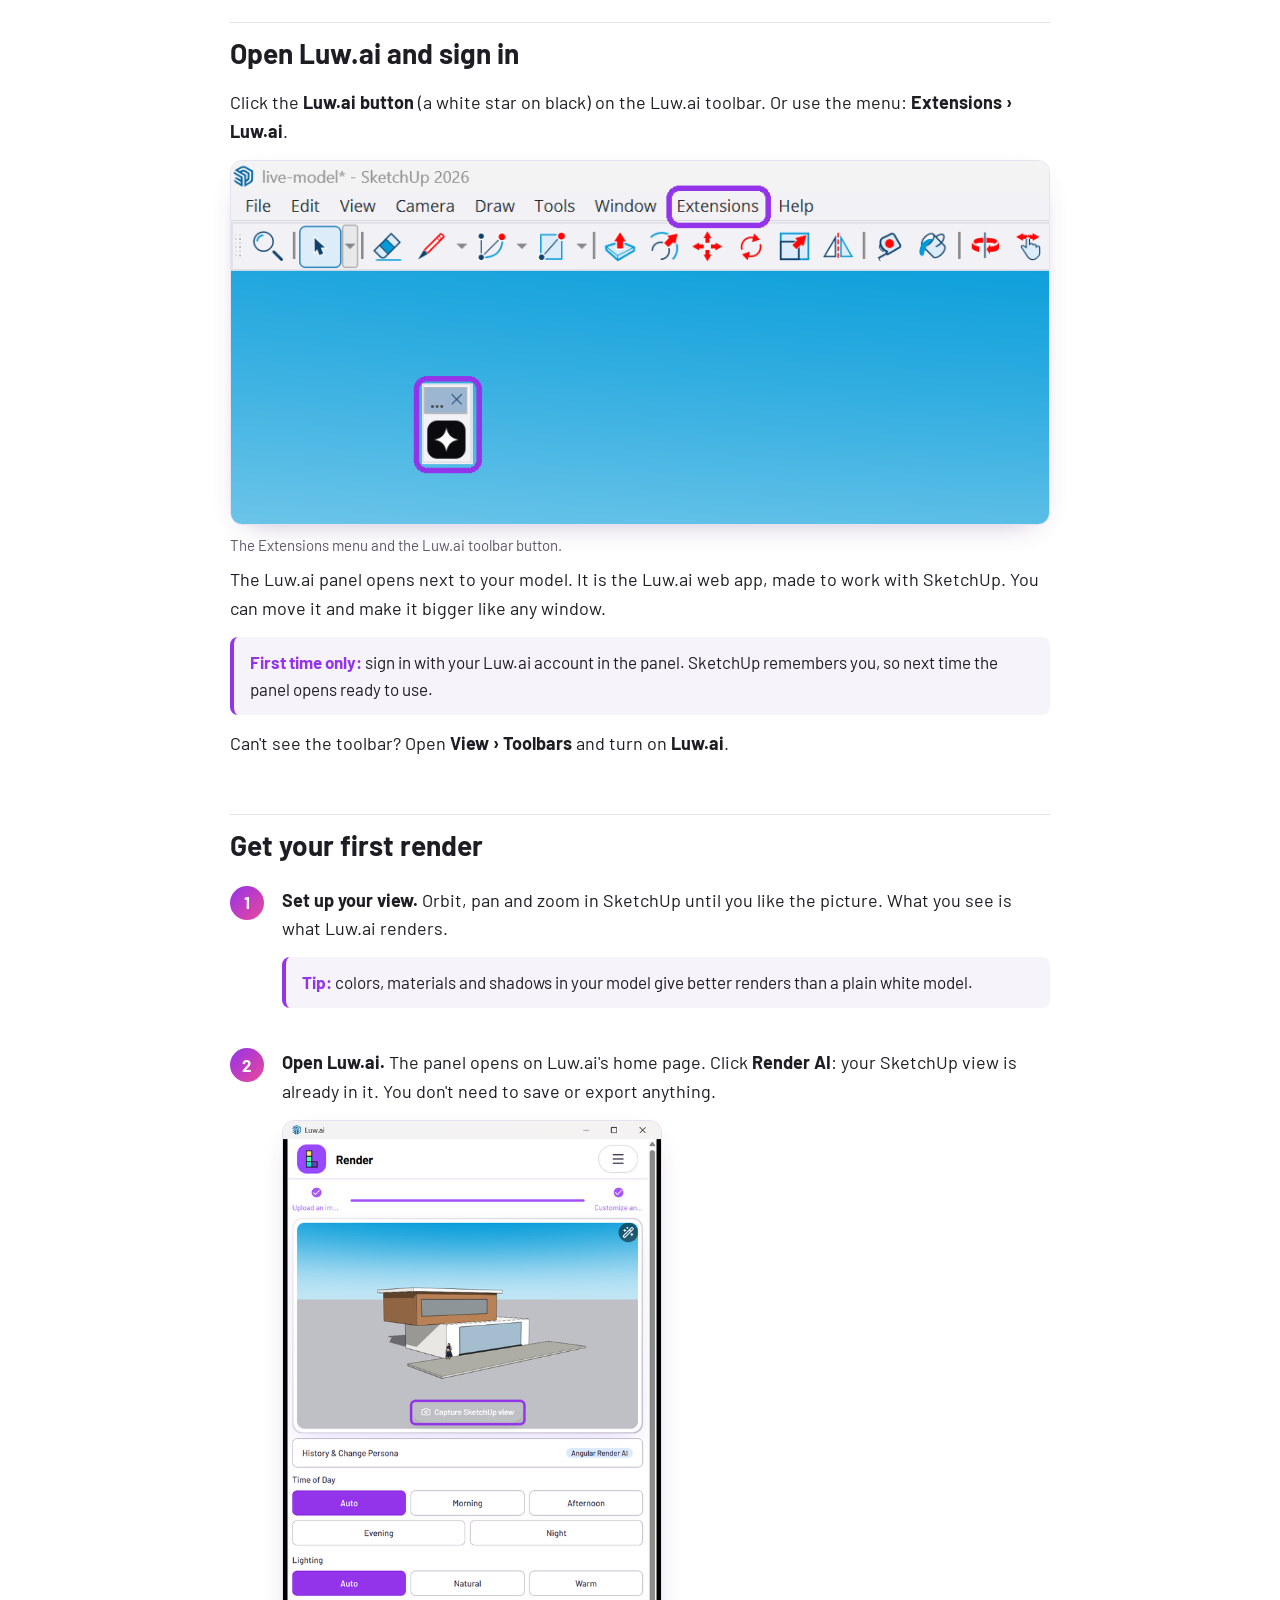
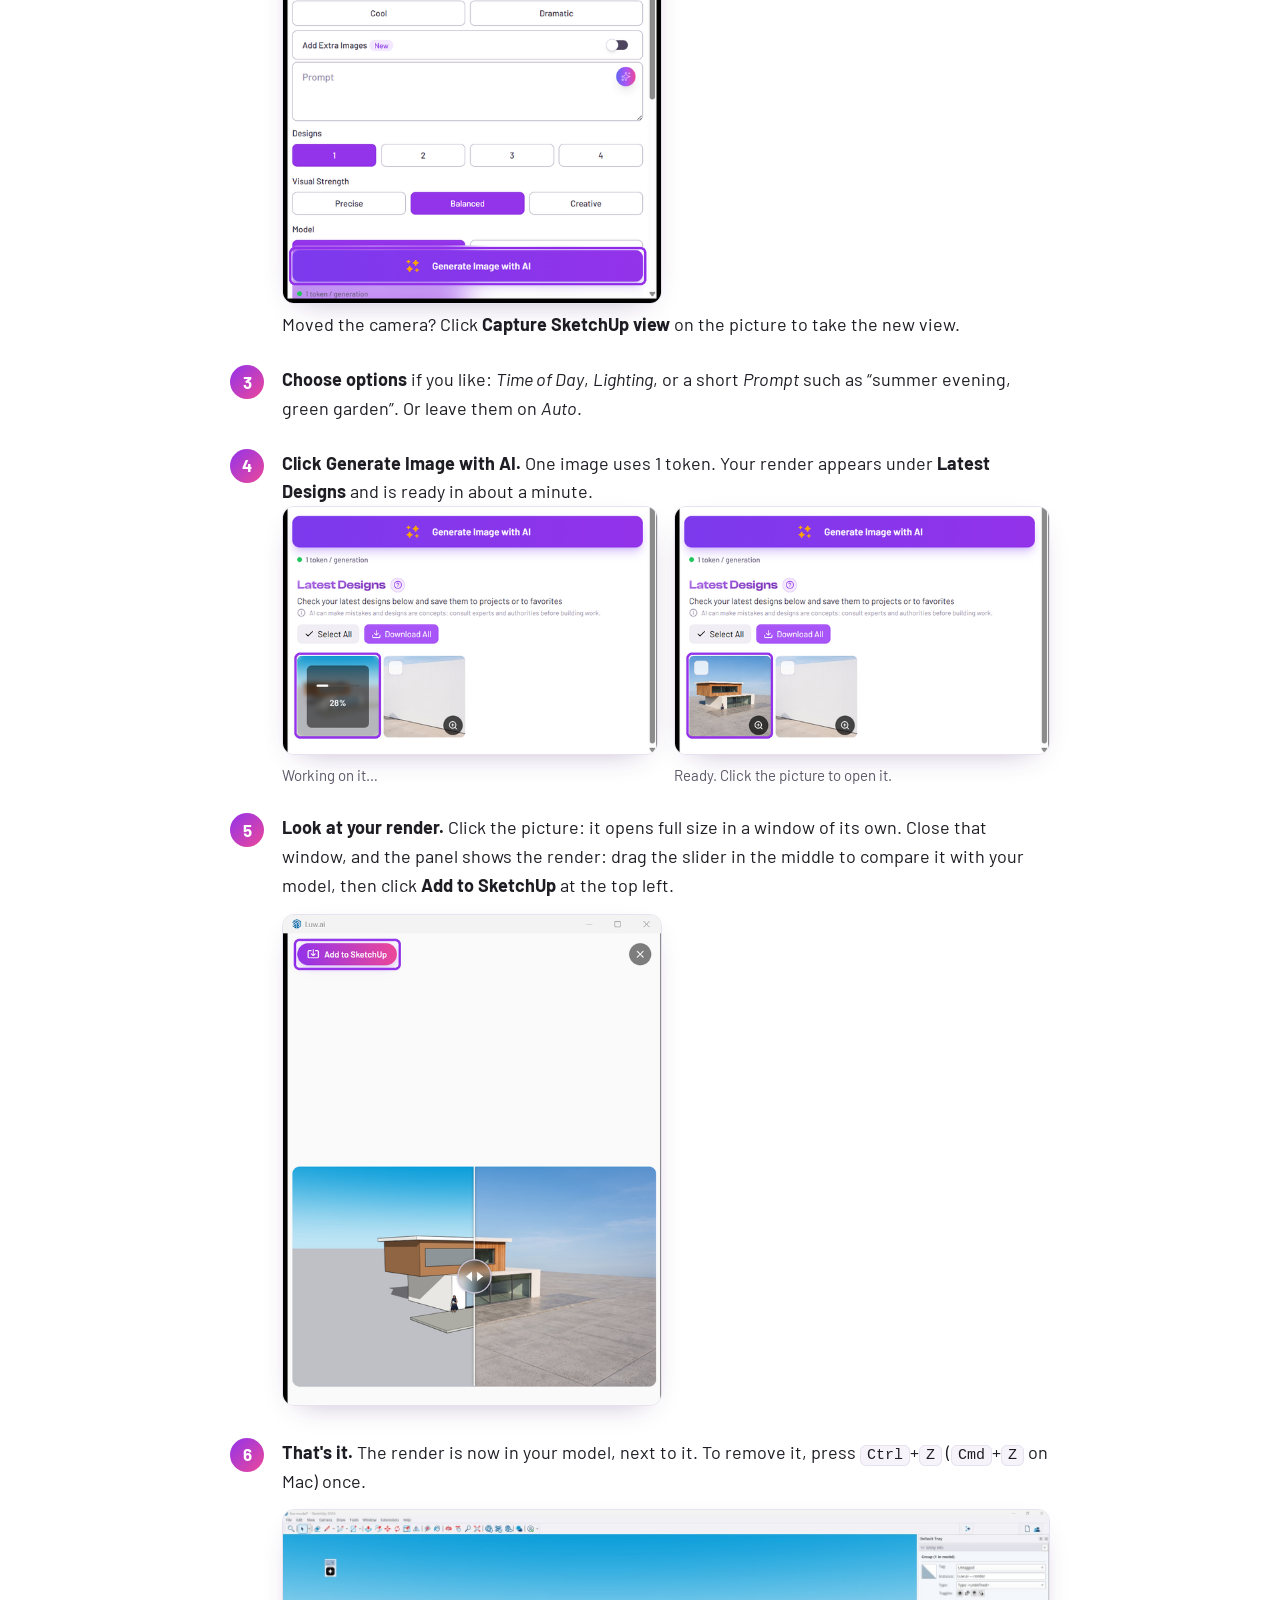
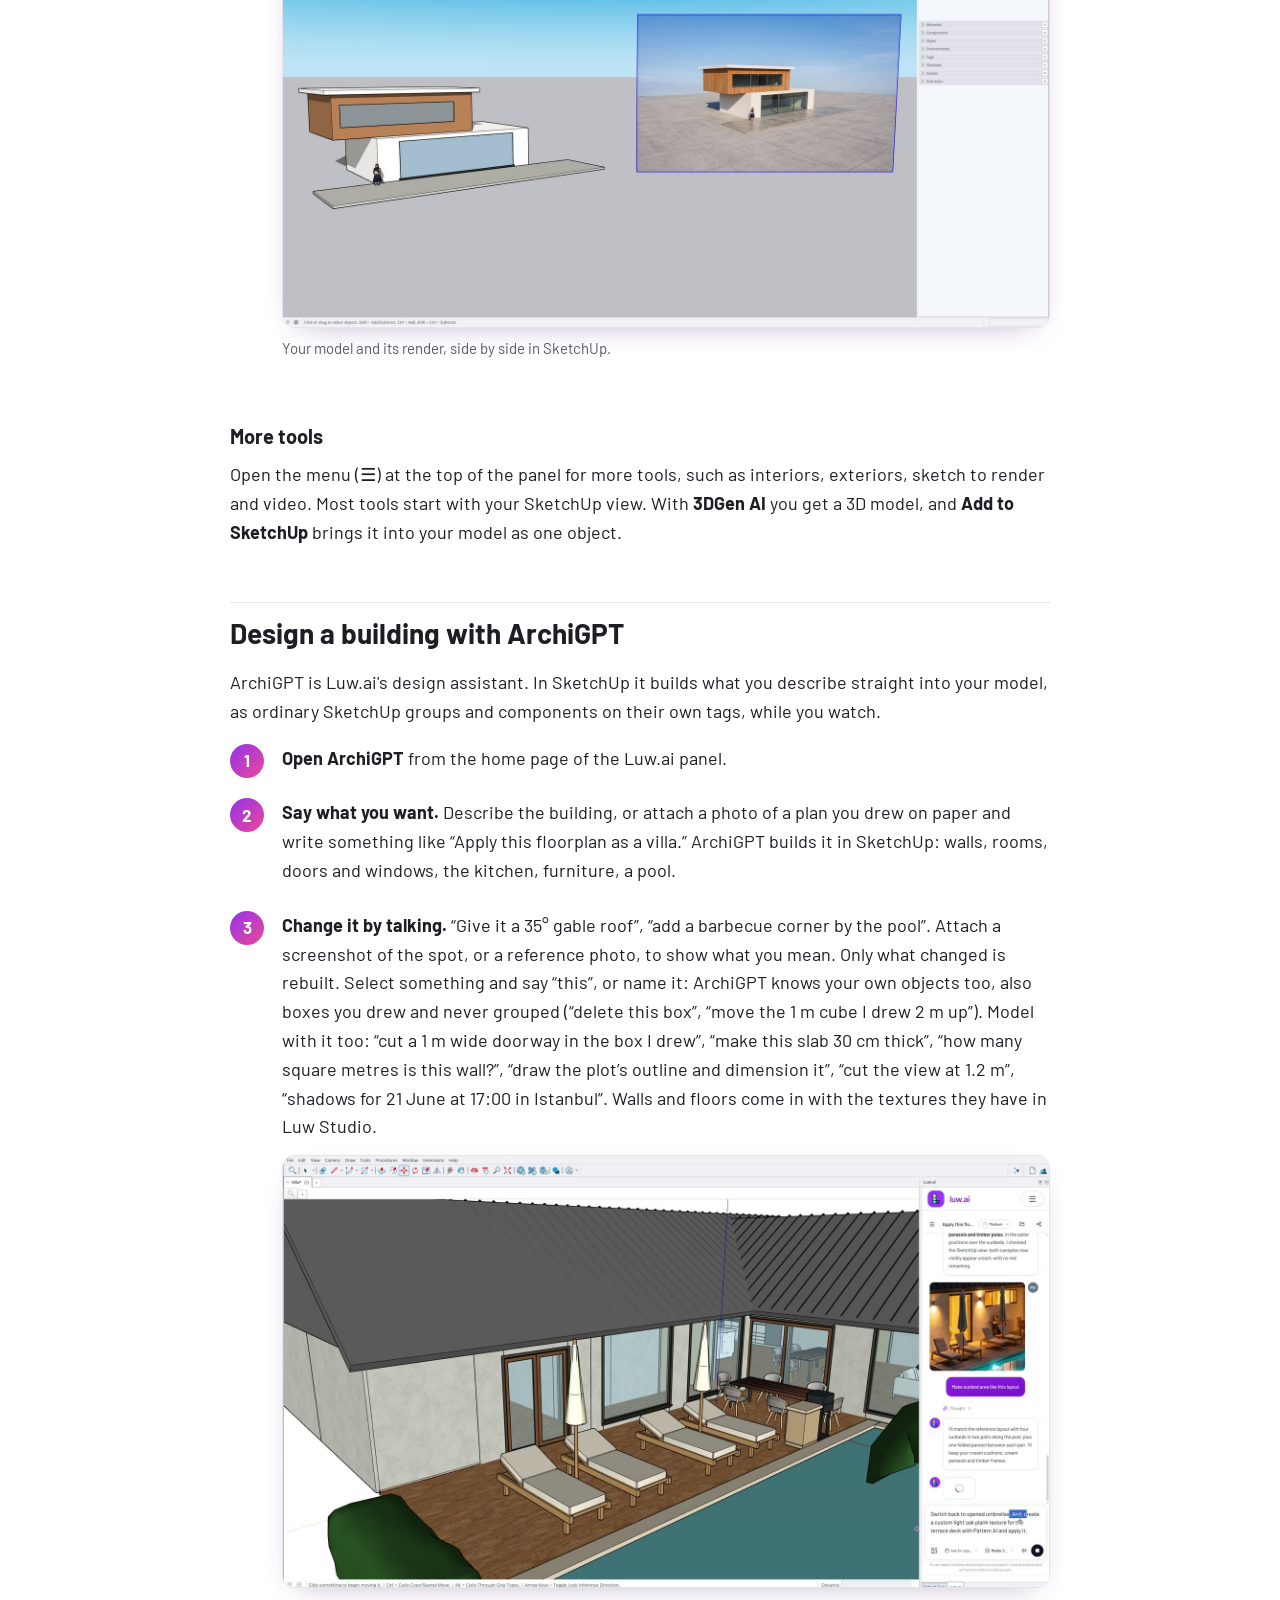
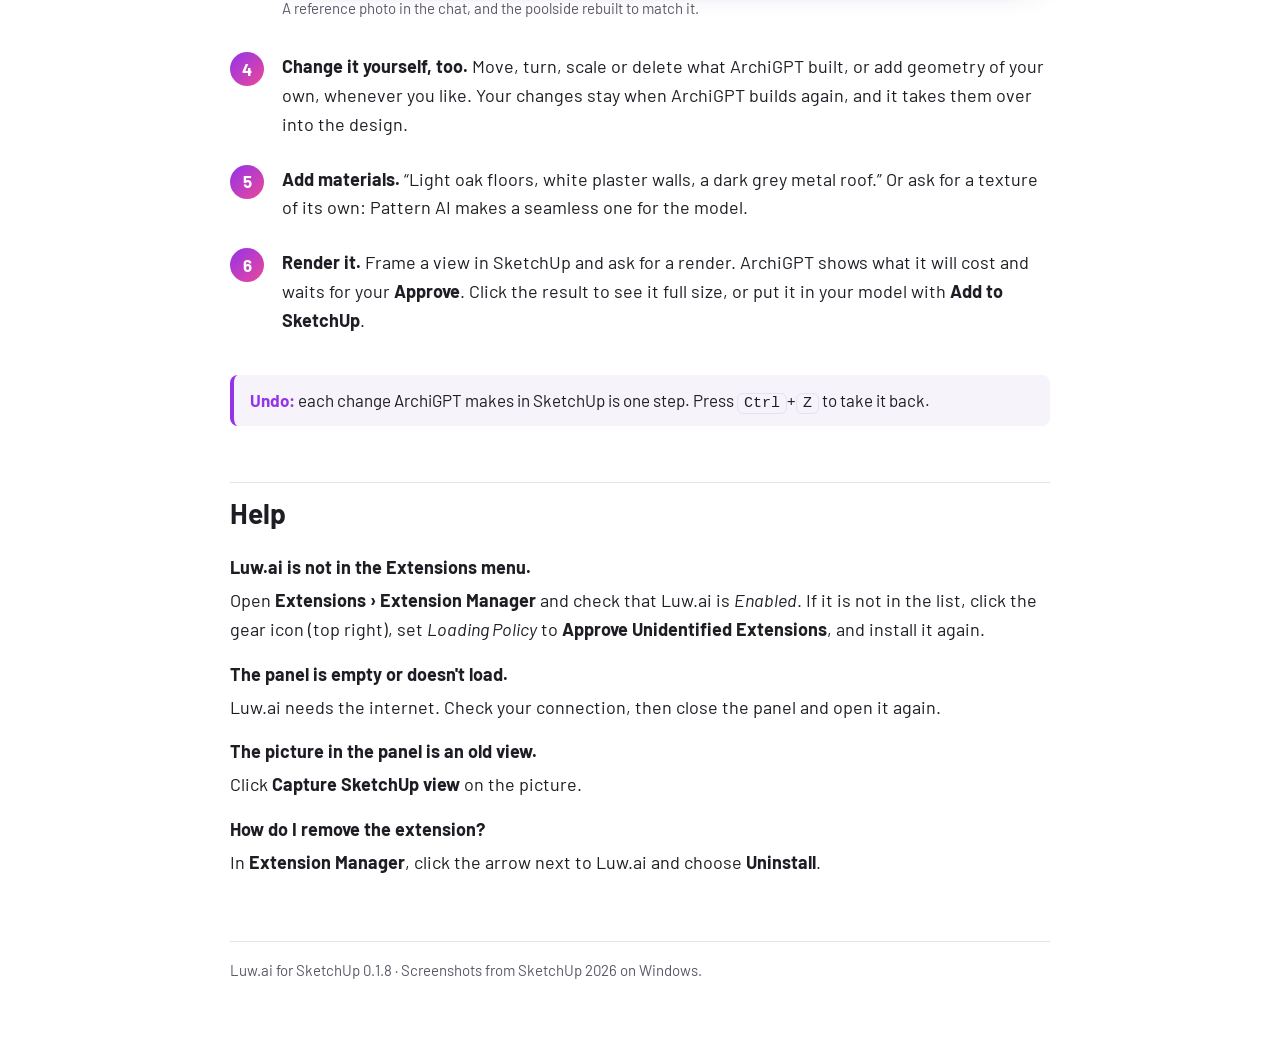
<file: docs/sketchup.html>
<!doctype html>
<html lang="en">
<head>
<meta charset="utf-8">
<meta name="viewport" content="width=device-width, initial-scale=1">
<title>Luw.ai for SketchUp</title>
<meta name="description" content="How to install the Luw.ai extension in SketchUp and make your first AI render.">
<link rel="preconnect" href="https://fonts.googleapis.com">
<link rel="preconnect" href="https://fonts.gstatic.com" crossorigin>
<link rel="stylesheet" href="https://fonts.googleapis.com/css2?family=Barlow:wght@400;500;600;700&display=swap">
<link rel="stylesheet" href="guide.css">
</head>
<body>
<main>

<header>
  <div class="brand"><b>Luw.ai</b> · Guide</div>
  <h1>Luw.ai for SketchUp</h1>
  <p class="lead">Design a building by talking to ArchiGPT and watch it appear in your SketchUp model. Then render it, right inside SketchUp. No export, no extra app.</p>
</header>

<figure class="film">
  <iframe src="https://www.youtube-nocookie.com/embed/1qJN2yEk9P4?rel=0" title="Luw.ai for SketchUp" loading="lazy" allow="accelerometer; autoplay; clipboard-write; encrypted-media; gyroscope; picture-in-picture; web-share" referrerpolicy="strict-origin-when-cross-origin" allowfullscreen></iframe>
  <figcaption>Luw.ai × Archiagent.ai in SketchUp: a hand-drawn plan becomes a furnished, textured villa, then a render placed back in the model.</figcaption>
</figure>

<nav class="toc" aria-label="Contents">
  <b>On this page</b>
  <ol>
    <li><a href="#need">What you need</a></li>
    <li><a href="#install">Install the extension</a></li>
    <li><a href="#open">Open Luw.ai and sign in</a></li>
    <li><a href="#first-render">Get your first render</a></li>
    <li><a href="#archigpt">Design a building with ArchiGPT</a></li>
    <li><a href="#help">Help</a></li>
  </ol>
</nav>

<h2 id="need">What you need</h2>
<ul class="need">
  <li><b>SketchUp 2021.1 or newer</b> on Windows or Mac. Tested on SketchUp 2026 and 2027 on Windows. SketchUp Pro, Studio and the free trial all work. The free web version (SketchUp Free) can't run extensions.</li>
  <li><b>A Luw.ai account.</b> Each render uses tokens from your account: 1 token for one image.</li>
  <li><b>An internet connection.</b> The renders are made on Luw.ai's servers.</li>
  <li><b>The Luw.ai extension file:</b> <code>luw_ai.rbz</code>. <a href="https://github.com/Luvi-io/luw-plugins-releases/releases/latest/download/luw_ai.rbz">Download it here</a> and save it anywhere, for example in Downloads. If you got a <code>.zip</code> file instead, unzip it first. The <code>.rbz</code> file is inside.</li>
</ul>

<h2 id="install">Install the extension</h2>
<ol class="steps">
  <li>
    In SketchUp, open <span class="ui">Extensions › Extension Manager</span>.
  </li>
  <li>
    Click <span class="ui">Install Extension</span> at the bottom left.
    <figure>
      <img src="img/sketchup/install-extension.png" width="1000" height="666" alt="SketchUp's Extension Manager with the Install Extension button marked.">
    </figure>
  </li>
  <li>
    Choose the file <code>luw_ai.rbz</code> and click <span class="ui">Open</span>.
  </li>
  <li>
    SketchUp asks if you want to continue. Click <span class="ui">Yes</span>.
    <figure>
      <img src="img/sketchup/trust-prompt.png" width="772" height="247" alt="SketchUp asks: Installing an extension gives it access to your system. Do you want to continue? The Yes button is marked.">
    </figure>
  </li>
  <li>
    Done. <b>Luw.ai</b> is now in the list and it is <span class="ui">Enabled</span>. It says <i>Unsigned</i> for now. That is normal for this version.
    <figure>
      <img src="img/sketchup/installed.png" width="1000" height="666" alt="Extension Manager list with the new Luw.ai row marked: Enabled, Unsigned.">
    </figure>
  </li>
</ol>

<h2 id="open">Open Luw.ai and sign in</h2>
<p>Click the <b>Luw.ai button</b> (a white star on black) on the Luw.ai toolbar. Or use the menu: <span class="ui">Extensions › Luw.ai</span>.</p>
<figure>
  <img src="img/sketchup/toolbar.png" width="900" height="400" alt="Top of the SketchUp window. The Extensions menu and the Luw.ai toolbar button are marked.">
  <figcaption>The Extensions menu and the Luw.ai toolbar button.</figcaption>
</figure>
<p>The Luw.ai panel opens next to your model. It is the Luw.ai web app, made to work with SketchUp. You can move it and make it bigger like any window.</p>
<div class="note"><b>First time only:</b> sign in with your Luw.ai account in the panel. SketchUp remembers you, so next time the panel opens ready to use.</div>
<p>Can't see the toolbar? Open <span class="ui">View › Toolbars</span> and turn on <b>Luw.ai</b>.</p>

<h2 id="first-render">Get your first render</h2>
<ol class="steps">
  <li>
    <b>Set up your view.</b> Orbit, pan and zoom in SketchUp until you like the picture. What you see is what Luw.ai renders.
    <div class="note"><b>Tip:</b> colors, materials and shadows in your model give better renders than a plain white model.</div>
  </li>
  <li>
    <b>Open Luw.ai.</b> The panel opens on Luw.ai's home page. Click <b>Render AI</b>: your SketchUp view is already in it. You don't need to save or export anything.
    <figure class="narrow">
      <img src="img/sketchup/panel-view.png" width="560" height="1159" alt="The Luw.ai panel showing the Render tool with the SketchUp view as the picture. Capture SketchUp view and Generate Image with AI are marked.">
    </figure>
    Moved the camera? Click <span class="ui">Capture SketchUp view</span> on the picture to take the new view.
  </li>
  <li>
    <b>Choose options</b> if you like: <i>Time of Day</i>, <i>Lighting</i>, or a short <i>Prompt</i> such as “summer evening, green garden”. Or leave them on <i>Auto</i>.
  </li>
  <li>
    <b>Click <span class="ui">Generate Image with AI</span>.</b> One image uses 1 token. Your render appears under <b>Latest Designs</b> and is ready in about a minute.
    <div class="pair">
      <figure>
        <img src="img/sketchup/generating.png" width="560" height="370" alt="Latest Designs with the new render at 28 percent.">
        <figcaption>Working on it…</figcaption>
      </figure>
      <figure>
        <img src="img/sketchup/render-done.png" width="560" height="370" alt="Latest Designs with the finished render.">
        <figcaption>Ready. Click the picture to open it.</figcaption>
      </figure>
    </div>
  </li>
  <li>
    <b>Look at your render.</b> Click the picture: it opens full size in a window of its own. Close that window, and the panel shows the render: drag the slider in the middle to compare it with your model, then click <span class="ui">Add to SketchUp</span> at the top left.
    <figure class="narrow">
      <img src="img/sketchup/result.png" width="560" height="726" alt="The finished render with a before and after slider. The Add to SketchUp button at the top left is marked.">
    </figure>
  </li>
  <li>
    <b>That's it.</b> The render is now in your model, next to it. To remove it, press <kbd>Ctrl</kbd>+<kbd>Z</kbd> (<kbd>Cmd</kbd>+<kbd>Z</kbd> on Mac) once.
    <figure>
      <img src="img/sketchup/in-model.jpg" width="1600" height="870" alt="SketchUp with the house model and the photo-real render placed in the model next to it.">
      <figcaption>Your model and its render, side by side in SketchUp.</figcaption>
    </figure>
  </li>
</ol>

<h3>More tools</h3>
<p>Open the menu (☰) at the top of the panel for more tools, such as interiors, exteriors, sketch to render and video. Most tools start with your SketchUp view. With <b>3DGen AI</b> you get a 3D model, and <span class="ui">Add to SketchUp</span> brings it into your model as one object.</p>

<h2 id="archigpt">Design a building with ArchiGPT</h2>
<p>ArchiGPT is Luw.ai's design assistant. In SketchUp it builds what you describe straight into your model, as ordinary SketchUp groups and components on their own tags, while you watch.</p>
<ol class="steps">
  <li>
    <b>Open ArchiGPT</b> from the home page of the Luw.ai panel.
  </li>
  <li>
    <b>Say what you want.</b> Describe the building, or attach a photo of a plan you drew on paper and write something like “Apply this floorplan as a villa.” ArchiGPT builds it in SketchUp: walls, rooms, doors and windows, the kitchen, furniture, a pool.
  </li>
  <li>
    <b>Change it by talking.</b> “Give it a 35° gable roof”, “add a barbecue corner by the pool”. Attach a screenshot of the spot, or a reference photo, to show what you mean. Only what changed is rebuilt. Select something and say “this”, or name it: ArchiGPT knows your own objects too, also boxes you drew and never grouped (“delete this box”, “move the 1 m cube I drew 2 m up”). Model with it too: “cut a 1 m wide doorway in the box I drew”, “make this slab 30 cm thick”, “how many square metres is this wall?”, “draw the plot’s outline and dimension it”, “cut the view at 1.2 m”, “shadows for 21 June at 17:00 in Istanbul”. Walls and floors come in with the textures they have in Luw Studio.
    <figure>
      <img src="img/sketchup/archigpt.jpg" width="1600" height="900" alt="SketchUp with a poolside deck rebuilt after a reference photo: four sunbeds in two pairs, folded cream parasols. The reference photo and the conversation are in the Luw.ai panel on the right.">
      <figcaption>A reference photo in the chat, and the poolside rebuilt to match it.</figcaption>
    </figure>
  </li>
  <li>
    <b>Change it yourself, too.</b> Move, turn, scale or delete what ArchiGPT built, or add geometry of your own, whenever you like. Your changes stay when ArchiGPT builds again, and it takes them over into the design.
  </li>
  <li>
    <b>Add materials.</b> “Light oak floors, white plaster walls, a dark grey metal roof.” Or ask for a texture of its own: Pattern AI makes a seamless one for the model.
  </li>
  <li>
    <b>Render it.</b> Frame a view in SketchUp and ask for a render. ArchiGPT shows what it will cost and waits for your <span class="ui">Approve</span>. Click the result to see it full size, or put it in your model with <span class="ui">Add to SketchUp</span>.
  </li>
</ol>
<div class="note"><b>Undo:</b> each change ArchiGPT makes in SketchUp is one step. Press <kbd>Ctrl</kbd>+<kbd>Z</kbd> to take it back.</div>

<h2 id="help">Help</h2>
<dl class="help">
  <dt>Luw.ai is not in the Extensions menu.</dt>
  <dd>Open <span class="ui">Extensions › Extension Manager</span> and check that Luw.ai is <i>Enabled</i>. If it is not in the list, click the gear icon (top right), set <i>Loading Policy</i> to <b>Approve Unidentified Extensions</b>, and install it again.</dd>

  <dt>The panel is empty or doesn't load.</dt>
  <dd>Luw.ai needs the internet. Check your connection, then close the panel and open it again.</dd>

  <dt>The picture in the panel is an old view.</dt>
  <dd>Click <span class="ui">Capture SketchUp view</span> on the picture.</dd>

  <dt>How do I remove the extension?</dt>
  <dd>In <span class="ui">Extension Manager</span>, click the arrow next to Luw.ai and choose <b>Uninstall</b>.</dd>
</dl>

<footer>
  Luw.ai for SketchUp 0.1.8 · Screenshots from SketchUp 2026 on Windows.
</footer>

</main>
</body>
</html>
</file>
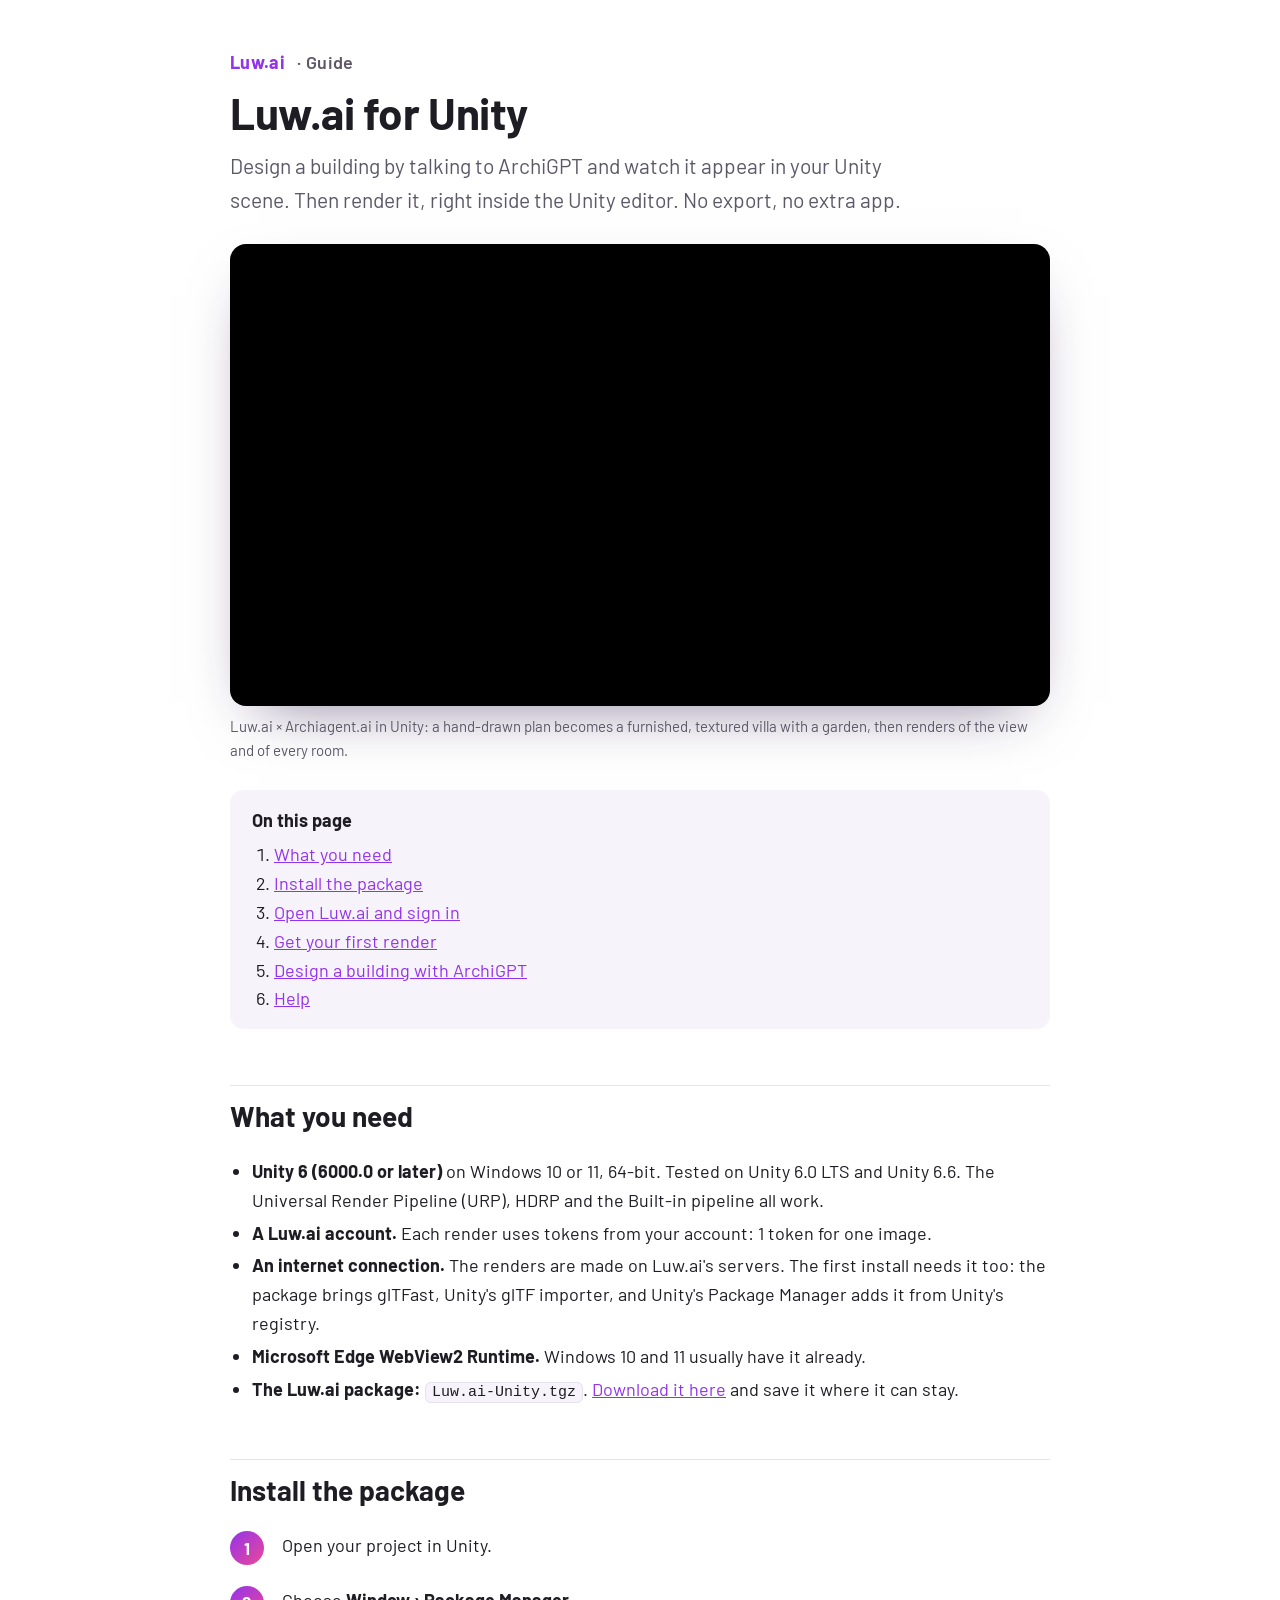
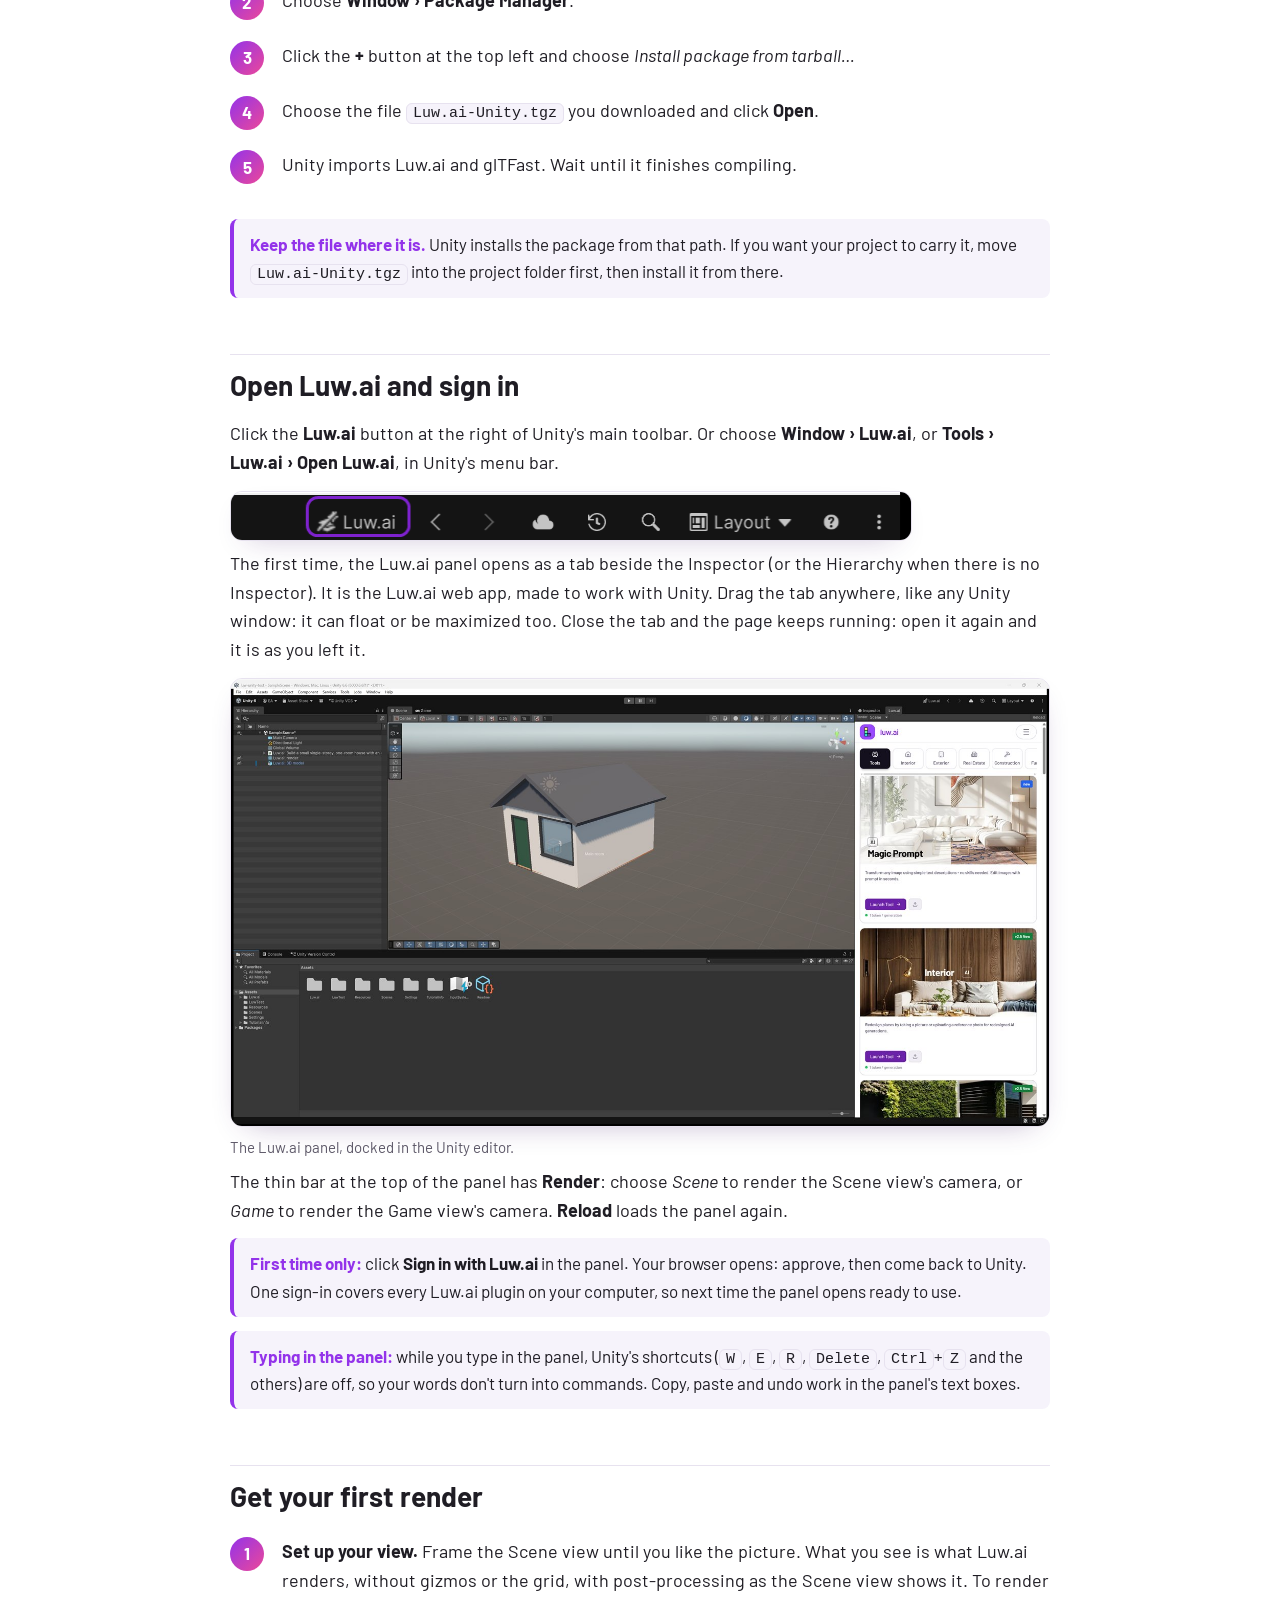
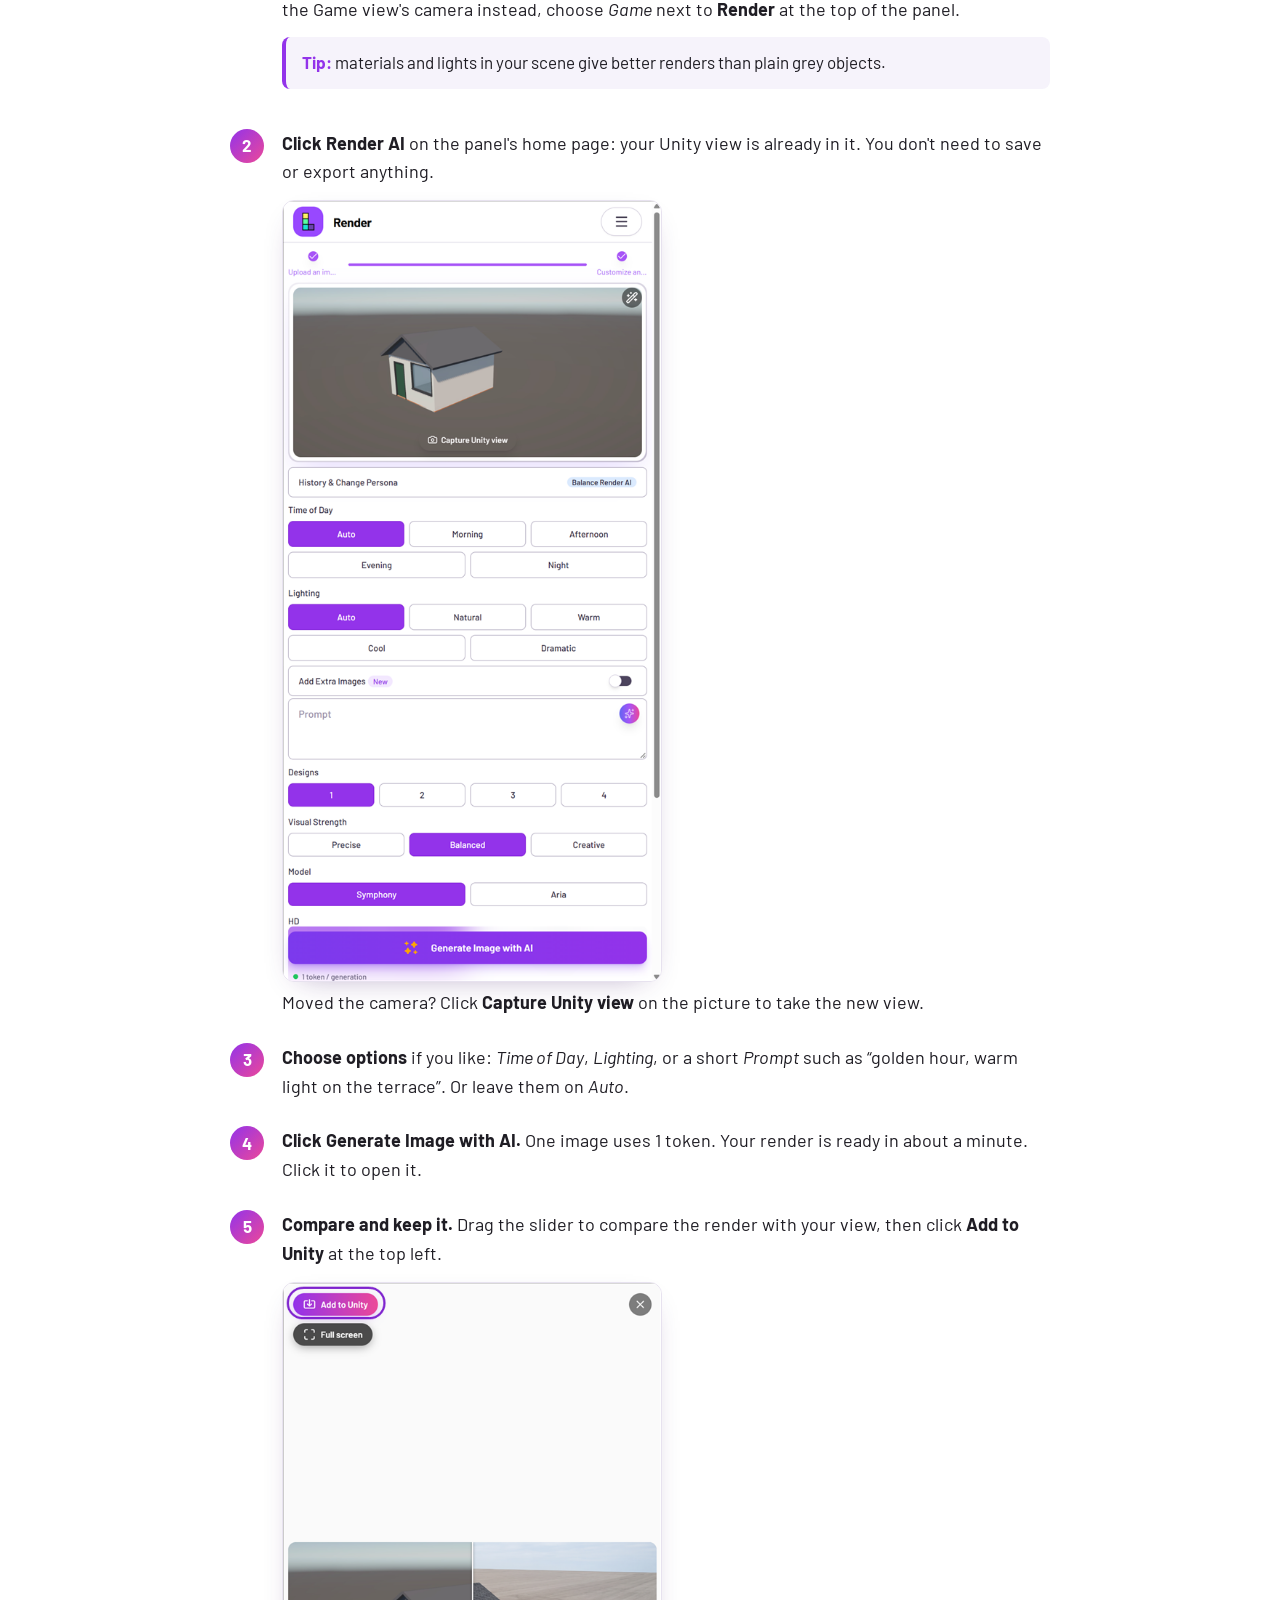
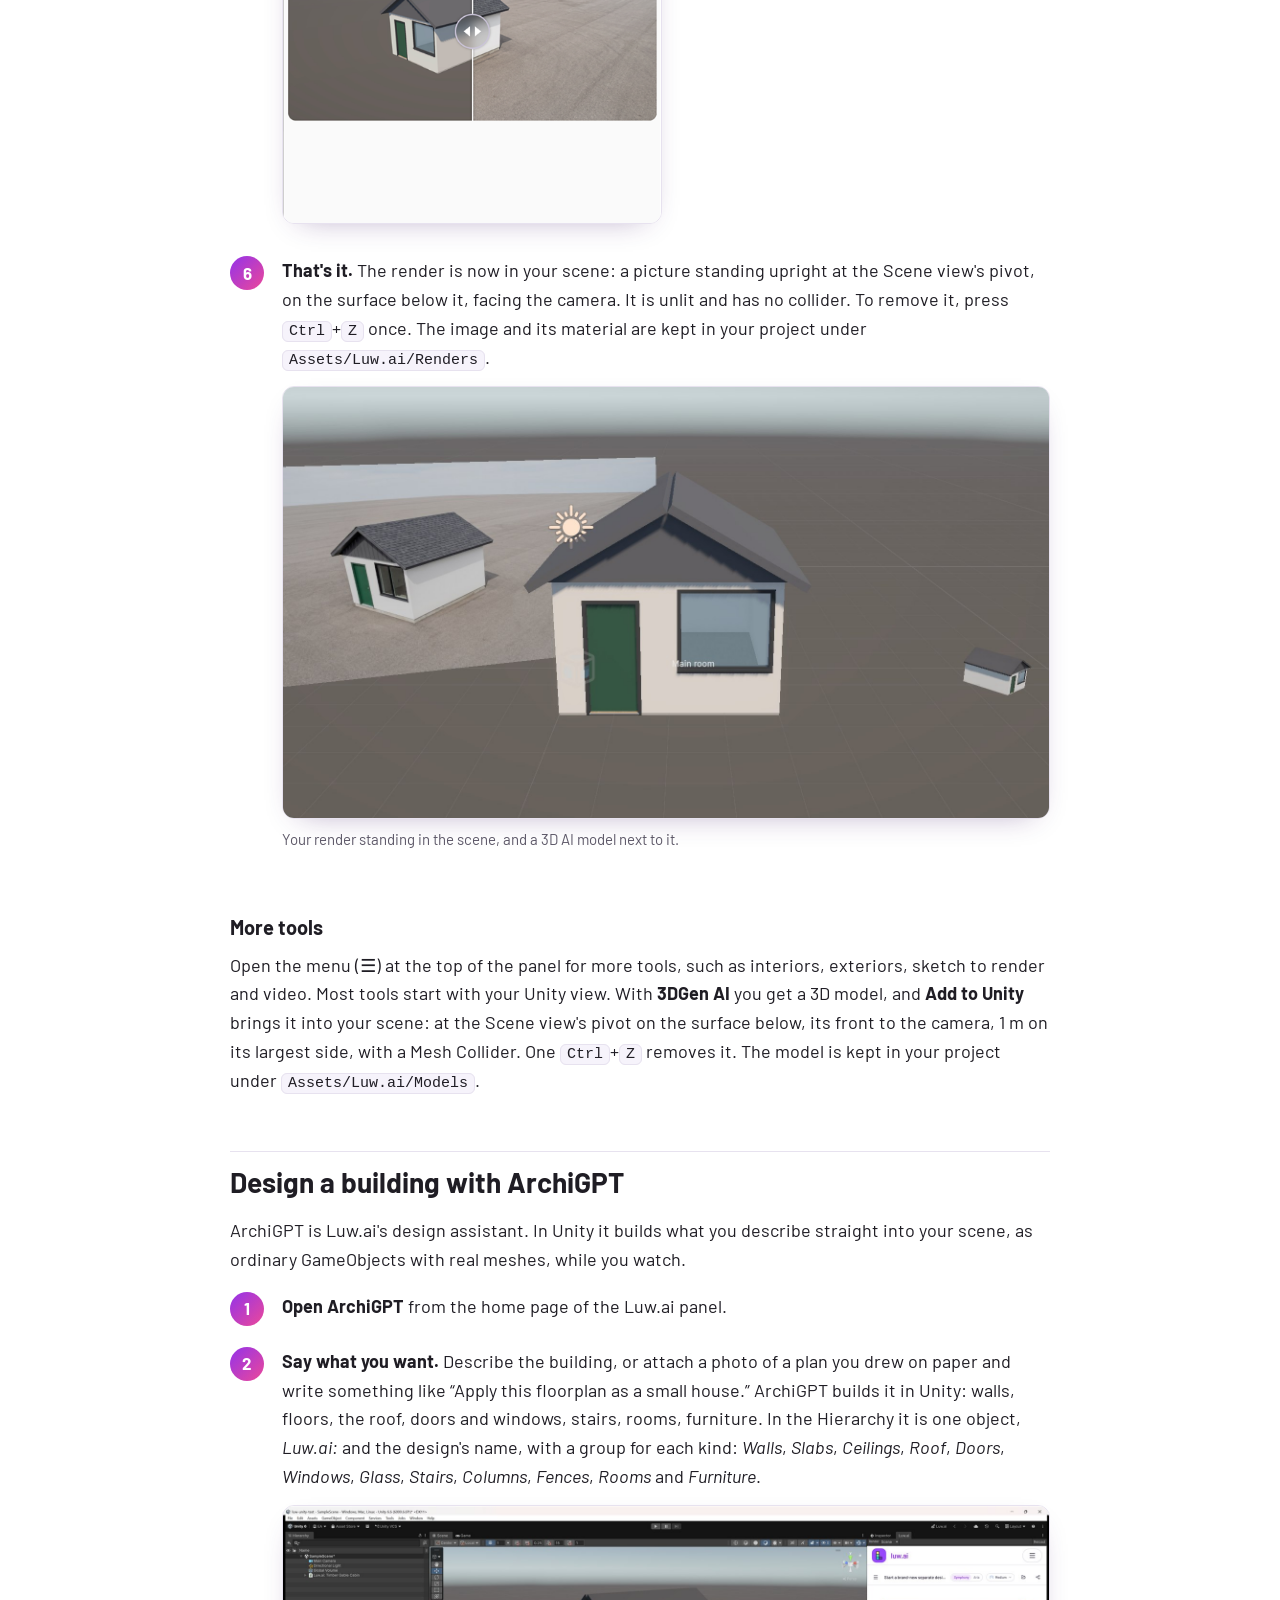
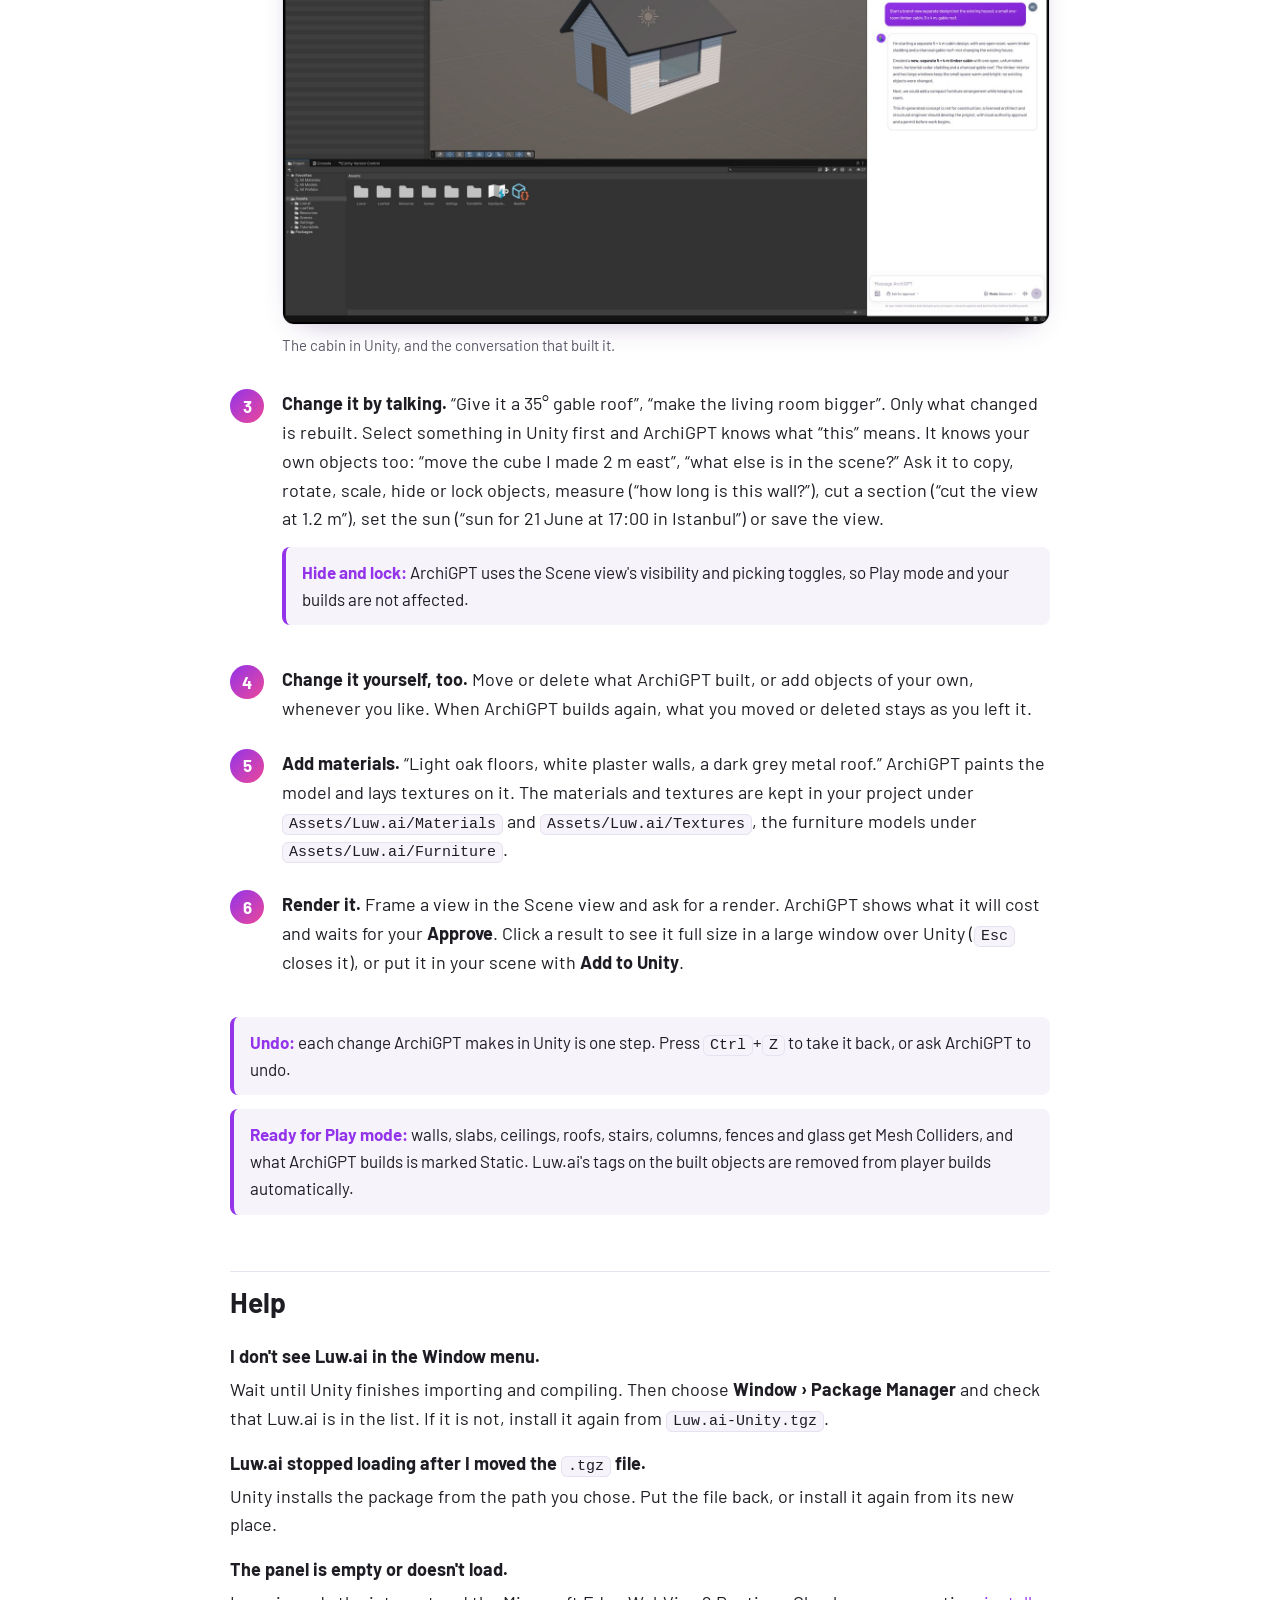
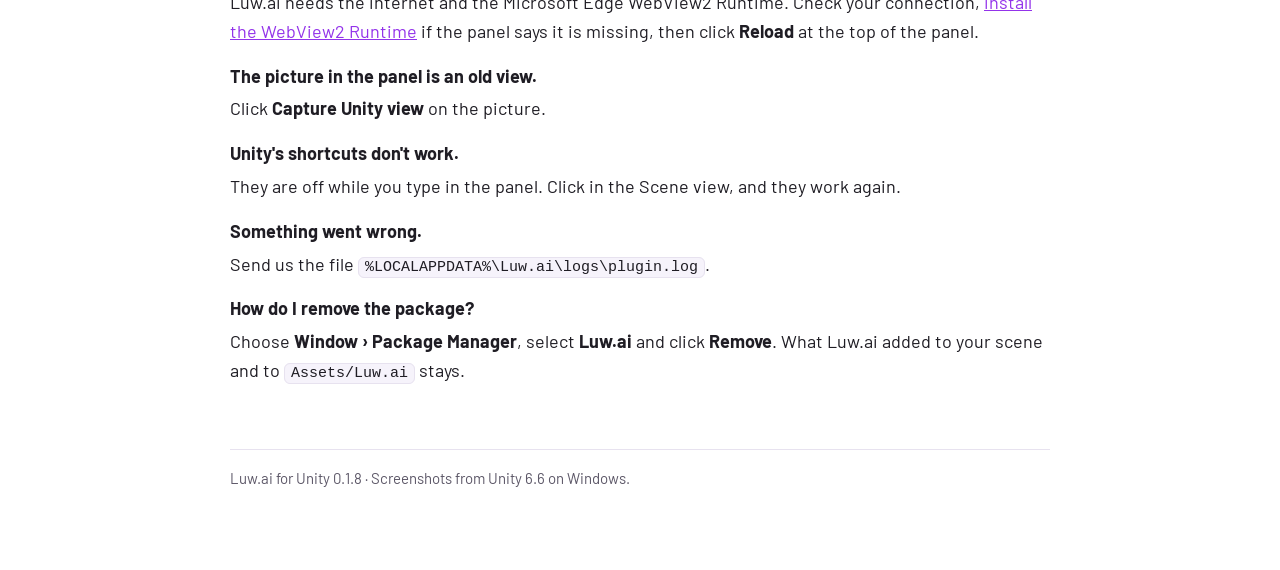
<file: docs/unity.html>
<!doctype html>
<html lang="en">
<head>
<meta charset="utf-8">
<meta name="viewport" content="width=device-width, initial-scale=1">
<title>Luw.ai for Unity</title>
<meta name="description" content="How to install the Luw.ai package in Unity, design a building by talking to ArchiGPT and make your first AI render.">
<link rel="preconnect" href="https://fonts.googleapis.com">
<link rel="preconnect" href="https://fonts.gstatic.com" crossorigin>
<link rel="stylesheet" href="https://fonts.googleapis.com/css2?family=Barlow:wght@400;500;600;700&display=swap">
<link rel="stylesheet" href="guide.css">
</head>
<body>
<main>

<header>
  <div class="brand"><b>Luw.ai</b> · Guide</div>
  <h1>Luw.ai for Unity</h1>
  <p class="lead">Design a building by talking to ArchiGPT and watch it appear in your Unity scene. Then render it, right inside the Unity editor. No export, no extra app.</p>
</header>

<figure class="film">
  <iframe src="https://www.youtube-nocookie.com/embed/tfGuXIOe9-M?rel=0" title="Luw.ai for Unity" loading="lazy" allow="accelerometer; autoplay; clipboard-write; encrypted-media; gyroscope; picture-in-picture; web-share" referrerpolicy="strict-origin-when-cross-origin" allowfullscreen></iframe>
  <figcaption>Luw.ai × Archiagent.ai in Unity: a hand-drawn plan becomes a furnished, textured villa with a garden, then renders of the view and of every room.</figcaption>
</figure>

<nav class="toc" aria-label="Contents">
  <b>On this page</b>
  <ol>
    <li><a href="#need">What you need</a></li>
    <li><a href="#install">Install the package</a></li>
    <li><a href="#open">Open Luw.ai and sign in</a></li>
    <li><a href="#first-render">Get your first render</a></li>
    <li><a href="#archigpt">Design a building with ArchiGPT</a></li>
    <li><a href="#help">Help</a></li>
  </ol>
</nav>

<h2 id="need">What you need</h2>
<ul class="need">
  <li><b>Unity 6 (6000.0 or later)</b> on Windows 10 or 11, 64-bit. Tested on Unity 6.0 LTS and Unity 6.6. The Universal Render Pipeline (URP), HDRP and the Built-in pipeline all work.</li>
  <li><b>A Luw.ai account.</b> Each render uses tokens from your account: 1 token for one image.</li>
  <li><b>An internet connection.</b> The renders are made on Luw.ai's servers. The first install needs it too: the package brings glTFast, Unity's glTF importer, and Unity's Package Manager adds it from Unity's registry.</li>
  <li><b>Microsoft Edge WebView2 Runtime.</b> Windows 10 and 11 usually have it already.</li>
  <li><b>The Luw.ai package:</b> <code>Luw.ai-Unity.tgz</code>. <a href="https://github.com/Luvi-io/luw-plugins-releases/releases/latest/download/Luw.ai-Unity.tgz">Download it here</a> and save it where it can stay.</li>
</ul>

<h2 id="install">Install the package</h2>
<ol class="steps">
  <li>Open your project in Unity.</li>
  <li>Choose <span class="ui">Window › Package Manager</span>.</li>
  <li>Click the <span class="ui">+</span> button at the top left and choose <i>Install package from tarball…</i></li>
  <li>Choose the file <code>Luw.ai-Unity.tgz</code> you downloaded and click <span class="ui">Open</span>.</li>
  <li>Unity imports Luw.ai and glTFast. Wait until it finishes compiling.</li>
</ol>
<div class="note"><b>Keep the file where it is.</b> Unity installs the package from that path. If you want your project to carry it, move <code>Luw.ai-Unity.tgz</code> into the project folder first, then install it from there.</div>

<h2 id="open">Open Luw.ai and sign in</h2>
<p>Click the <b>Luw.ai</b> button at the right of Unity's main toolbar. Or choose <b>Window › Luw.ai</b>, or <b>Tools › Luw.ai › Open Luw.ai</b>, in Unity's menu bar.</p>
<figure>
  <img src="img/unity/menu.png" width="682" height="48" alt="The right end of Unity's main toolbar with the Luw.ai button, marked.">
</figure>
<p>The first time, the Luw.ai panel opens as a tab beside the Inspector (or the Hierarchy when there is no Inspector). It is the Luw.ai web app, made to work with Unity. Drag the tab anywhere, like any Unity window: it can float or be maximized too. Close the tab and the page keeps running: open it again and it is as you left it.</p>
<figure>
  <img src="img/unity/overview.jpg" width="1600" height="874" alt="The Unity editor with the Luw.ai panel docked at the right, beside the Inspector, showing Luw.ai's tools.">
  <figcaption>The Luw.ai panel, docked in the Unity editor.</figcaption>
</figure>
<p>The thin bar at the top of the panel has <b>Render</b>: choose <i>Scene</i> to render the Scene view's camera, or <i>Game</i> to render the Game view's camera. <b>Reload</b> loads the panel again.</p>
<div class="note"><b>First time only:</b> click <span class="ui">Sign in with Luw.ai</span> in the panel. Your browser opens: approve, then come back to Unity. One sign-in covers every Luw.ai plugin on your computer, so next time the panel opens ready to use.</div>
<div class="note"><b>Typing in the panel:</b> while you type in the panel, Unity's shortcuts (<kbd>W</kbd>, <kbd>E</kbd>, <kbd>R</kbd>, <kbd>Delete</kbd>, <kbd>Ctrl</kbd>+<kbd>Z</kbd> and the others) are off, so your words don't turn into commands. Copy, paste and undo work in the panel's text boxes.</div>

<h2 id="first-render">Get your first render</h2>
<ol class="steps">
  <li>
    <b>Set up your view.</b> Frame the Scene view until you like the picture. What you see is what Luw.ai renders, without gizmos or the grid, with post-processing as the Scene view shows it. To render the Game view's camera instead, choose <i>Game</i> next to <b>Render</b> at the top of the panel.
    <div class="note"><b>Tip:</b> materials and lights in your scene give better renders than plain grey objects.</div>
  </li>
  <li>
    <b>Click Render AI</b> on the panel's home page: your Unity view is already in it. You don't need to save or export anything.
    <figure class="narrow">
      <img src="img/unity/render.png" width="520" height="1073" alt="The Luw.ai panel with Render AI open and the Unity Scene view as the picture.">
    </figure>
    Moved the camera? Click <span class="ui">Capture Unity view</span> on the picture to take the new view.
  </li>
  <li>
    <b>Choose options</b> if you like: <i>Time of Day</i>, <i>Lighting</i>, or a short <i>Prompt</i> such as “golden hour, warm light on the terrace”. Or leave them on <i>Auto</i>.
  </li>
  <li>
    <b>Click <span class="ui">Generate Image with AI</span>.</b> One image uses 1 token. Your render is ready in about a minute. Click it to open it.
  </li>
  <li>
    <b>Compare and keep it.</b> Drag the slider to compare the render with your view, then click <span class="ui">Add to Unity</span> at the top left.
    <figure class="narrow">
      <img src="img/unity/result.png" width="520" height="744" alt="The finished render with a slider comparing it with the Unity view. The Add to Unity button at the top left is marked.">
    </figure>
  </li>
  <li>
    <b>That's it.</b> The render is now in your scene: a picture standing upright at the Scene view's pivot, on the surface below it, facing the camera. It is unlit and has no collider. To remove it, press <kbd>Ctrl</kbd>+<kbd>Z</kbd> once. The image and its material are kept in your project under <code>Assets/Luw.ai/Renders</code>.
    <figure>
      <img src="img/unity/in-model.jpg" width="1600" height="900" alt="The Unity Scene view with the render standing upright in the scene and a 3D AI model next to it.">
      <figcaption>Your render standing in the scene, and a 3D AI model next to it.</figcaption>
    </figure>
  </li>
</ol>

<h3>More tools</h3>
<p>Open the menu (☰) at the top of the panel for more tools, such as interiors, exteriors, sketch to render and video. Most tools start with your Unity view. With <b>3DGen AI</b> you get a 3D model, and <span class="ui">Add to Unity</span> brings it into your scene: at the Scene view's pivot on the surface below, its front to the camera, 1 m on its largest side, with a Mesh Collider. One <kbd>Ctrl</kbd>+<kbd>Z</kbd> removes it. The model is kept in your project under <code>Assets/Luw.ai/Models</code>.</p>

<h2 id="archigpt">Design a building with ArchiGPT</h2>
<p>ArchiGPT is Luw.ai's design assistant. In Unity it builds what you describe straight into your scene, as ordinary GameObjects with real meshes, while you watch.</p>
<ol class="steps">
  <li>
    <b>Open ArchiGPT</b> from the home page of the Luw.ai panel.
  </li>
  <li>
    <b>Say what you want.</b> Describe the building, or attach a photo of a plan you drew on paper and write something like “Apply this floorplan as a small house.” ArchiGPT builds it in Unity: walls, floors, the roof, doors and windows, stairs, rooms, furniture. In the Hierarchy it is one object, <i>Luw.ai:</i> and the design's name, with a group for each kind: <i>Walls</i>, <i>Slabs</i>, <i>Ceilings</i>, <i>Roof</i>, <i>Doors</i>, <i>Windows</i>, <i>Glass</i>, <i>Stairs</i>, <i>Columns</i>, <i>Fences</i>, <i>Rooms</i> and <i>Furniture</i>.
    <figure>
      <img src="img/unity/archigpt.jpg" width="1600" height="874" alt="Unity with a small timber cabin built by ArchiGPT in the Scene view, its name in the Hierarchy, and the conversation in the Luw.ai panel.">
      <figcaption>The cabin in Unity, and the conversation that built it.</figcaption>
    </figure>
  </li>
  <li>
    <b>Change it by talking.</b> “Give it a 35° gable roof”, “make the living room bigger”. Only what changed is rebuilt. Select something in Unity first and ArchiGPT knows what “this” means. It knows your own objects too: “move the cube I made 2 m east”, “what else is in the scene?” Ask it to copy, rotate, scale, hide or lock objects, measure (“how long is this wall?”), cut a section (“cut the view at 1.2 m”), set the sun (“sun for 21 June at 17:00 in Istanbul”) or save the view.
    <div class="note"><b>Hide and lock:</b> ArchiGPT uses the Scene view's visibility and picking toggles, so Play mode and your builds are not affected.</div>
  </li>
  <li>
    <b>Change it yourself, too.</b> Move or delete what ArchiGPT built, or add objects of your own, whenever you like. When ArchiGPT builds again, what you moved or deleted stays as you left it.
  </li>
  <li>
    <b>Add materials.</b> “Light oak floors, white plaster walls, a dark grey metal roof.” ArchiGPT paints the model and lays textures on it. The materials and textures are kept in your project under <code>Assets/Luw.ai/Materials</code> and <code>Assets/Luw.ai/Textures</code>, the furniture models under <code>Assets/Luw.ai/Furniture</code>.
  </li>
  <li>
    <b>Render it.</b> Frame a view in the Scene view and ask for a render. ArchiGPT shows what it will cost and waits for your <span class="ui">Approve</span>. Click a result to see it full size in a large window over Unity (<kbd>Esc</kbd> closes it), or put it in your scene with <span class="ui">Add to Unity</span>.
  </li>
</ol>
<div class="note"><b>Undo:</b> each change ArchiGPT makes in Unity is one step. Press <kbd>Ctrl</kbd>+<kbd>Z</kbd> to take it back, or ask ArchiGPT to undo.</div>
<div class="note"><b>Ready for Play mode:</b> walls, slabs, ceilings, roofs, stairs, columns, fences and glass get Mesh Colliders, and what ArchiGPT builds is marked Static. Luw.ai's tags on the built objects are removed from player builds automatically.</div>

<h2 id="help">Help</h2>
<dl class="help">
  <dt>I don't see Luw.ai in the Window menu.</dt>
  <dd>Wait until Unity finishes importing and compiling. Then choose <span class="ui">Window › Package Manager</span> and check that Luw.ai is in the list. If it is not, install it again from <code>Luw.ai-Unity.tgz</code>.</dd>

  <dt>Luw.ai stopped loading after I moved the <code>.tgz</code> file.</dt>
  <dd>Unity installs the package from the path you chose. Put the file back, or install it again from its new place.</dd>

  <dt>The panel is empty or doesn't load.</dt>
  <dd>Luw.ai needs the internet and the Microsoft Edge WebView2 Runtime. Check your connection, <a href="https://go.microsoft.com/fwlink/p/?LinkId=2124703">install the WebView2 Runtime</a> if the panel says it is missing, then click <b>Reload</b> at the top of the panel.</dd>

  <dt>The picture in the panel is an old view.</dt>
  <dd>Click <span class="ui">Capture Unity view</span> on the picture.</dd>

  <dt>Unity's shortcuts don't work.</dt>
  <dd>They are off while you type in the panel. Click in the Scene view, and they work again.</dd>

  <dt>Something went wrong.</dt>
  <dd>Send us the file <code>%LOCALAPPDATA%\Luw.ai\logs\plugin.log</code>.</dd>

  <dt>How do I remove the package?</dt>
  <dd>Choose <span class="ui">Window › Package Manager</span>, select <b>Luw.ai</b> and click <b>Remove</b>. What Luw.ai added to your scene and to <code>Assets/Luw.ai</code> stays.</dd>
</dl>

<footer>
  Luw.ai for Unity 0.1.8 · Screenshots from Unity 6.6 on Windows.
</footer>

</main>
</body>
</html>
</file>
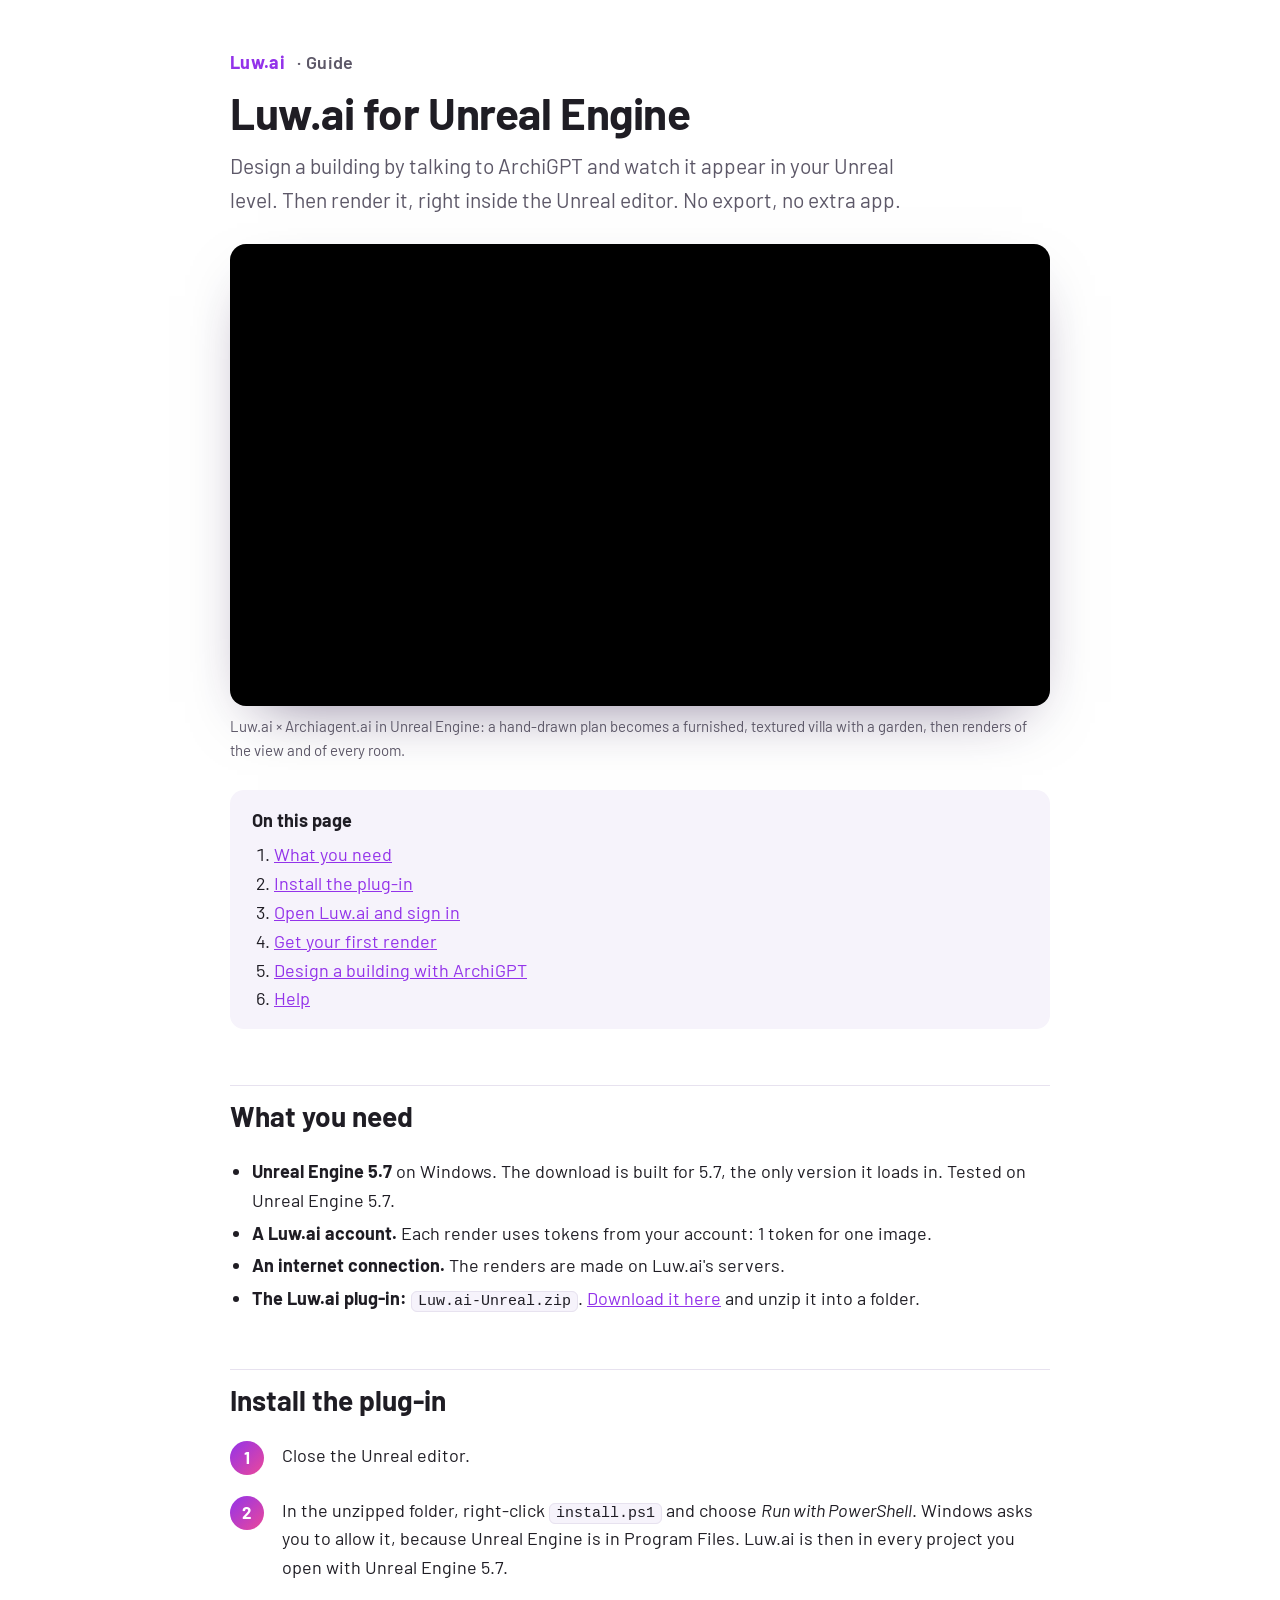
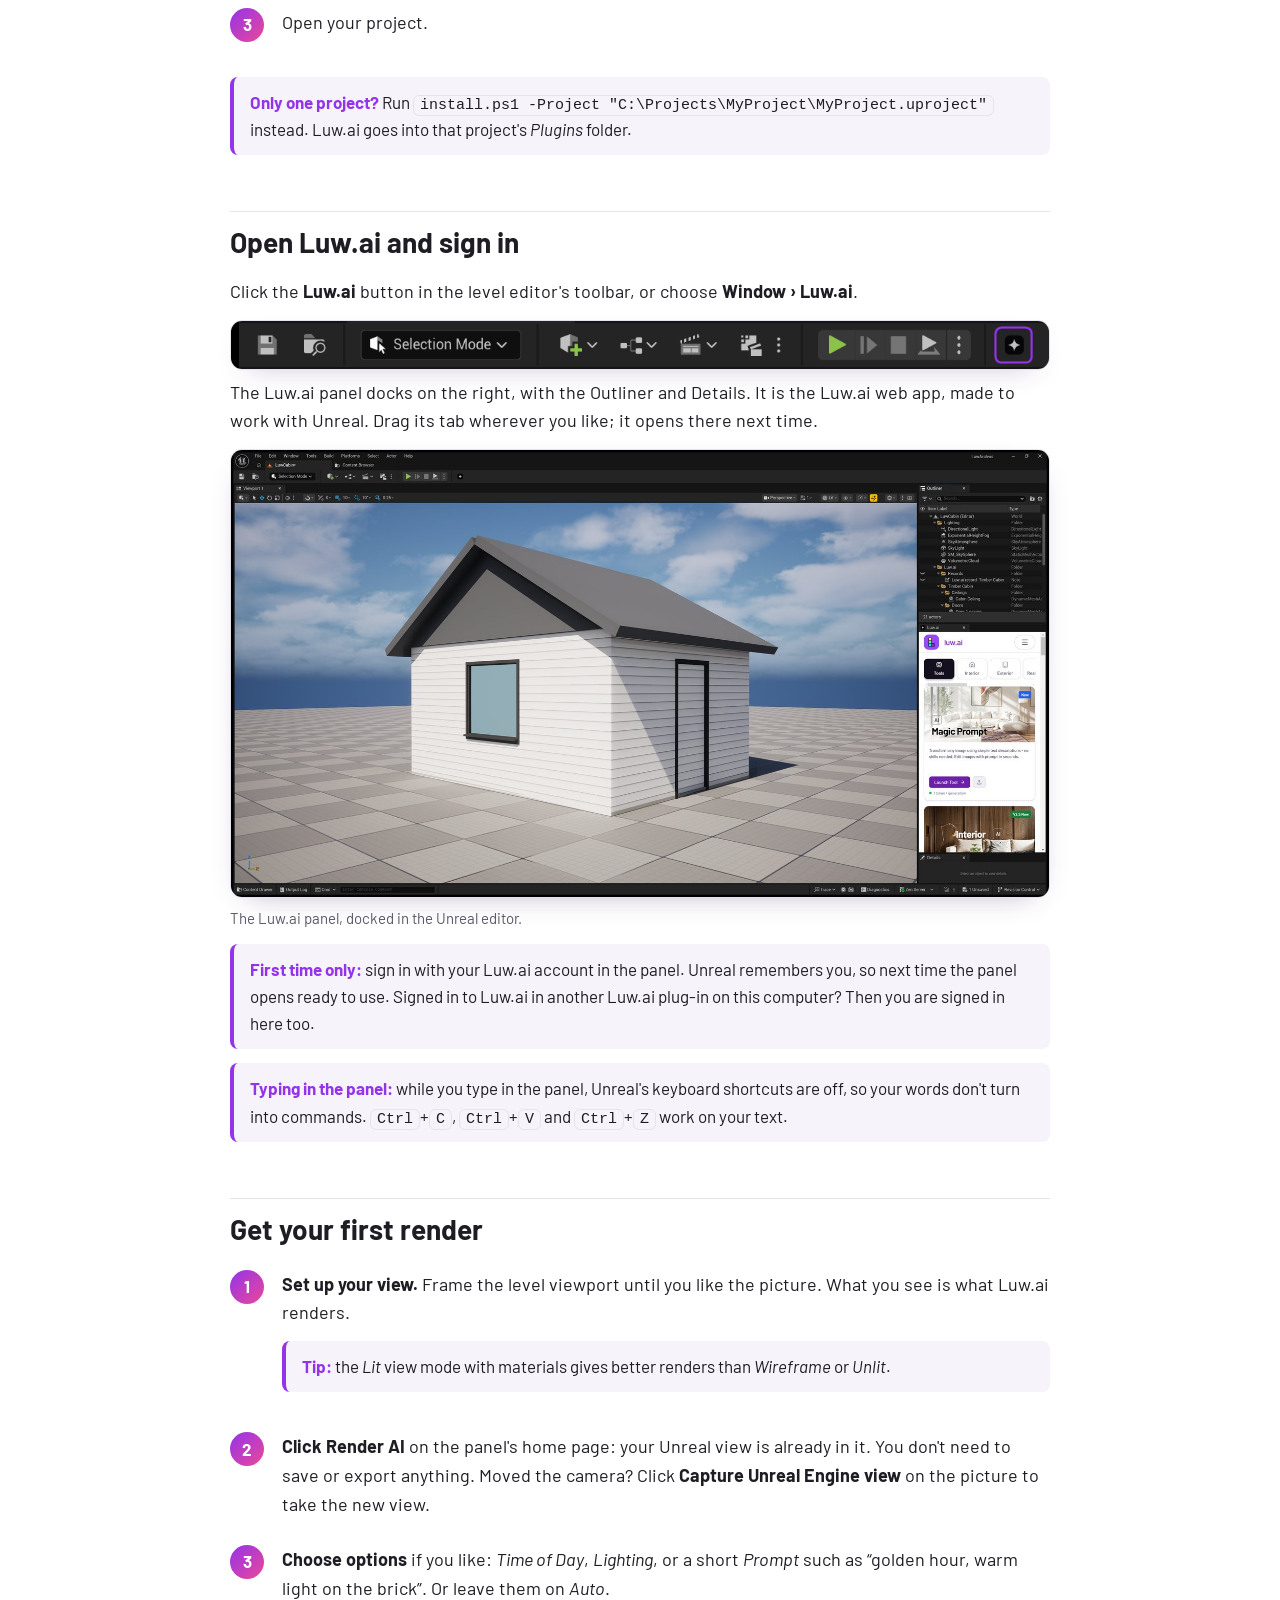
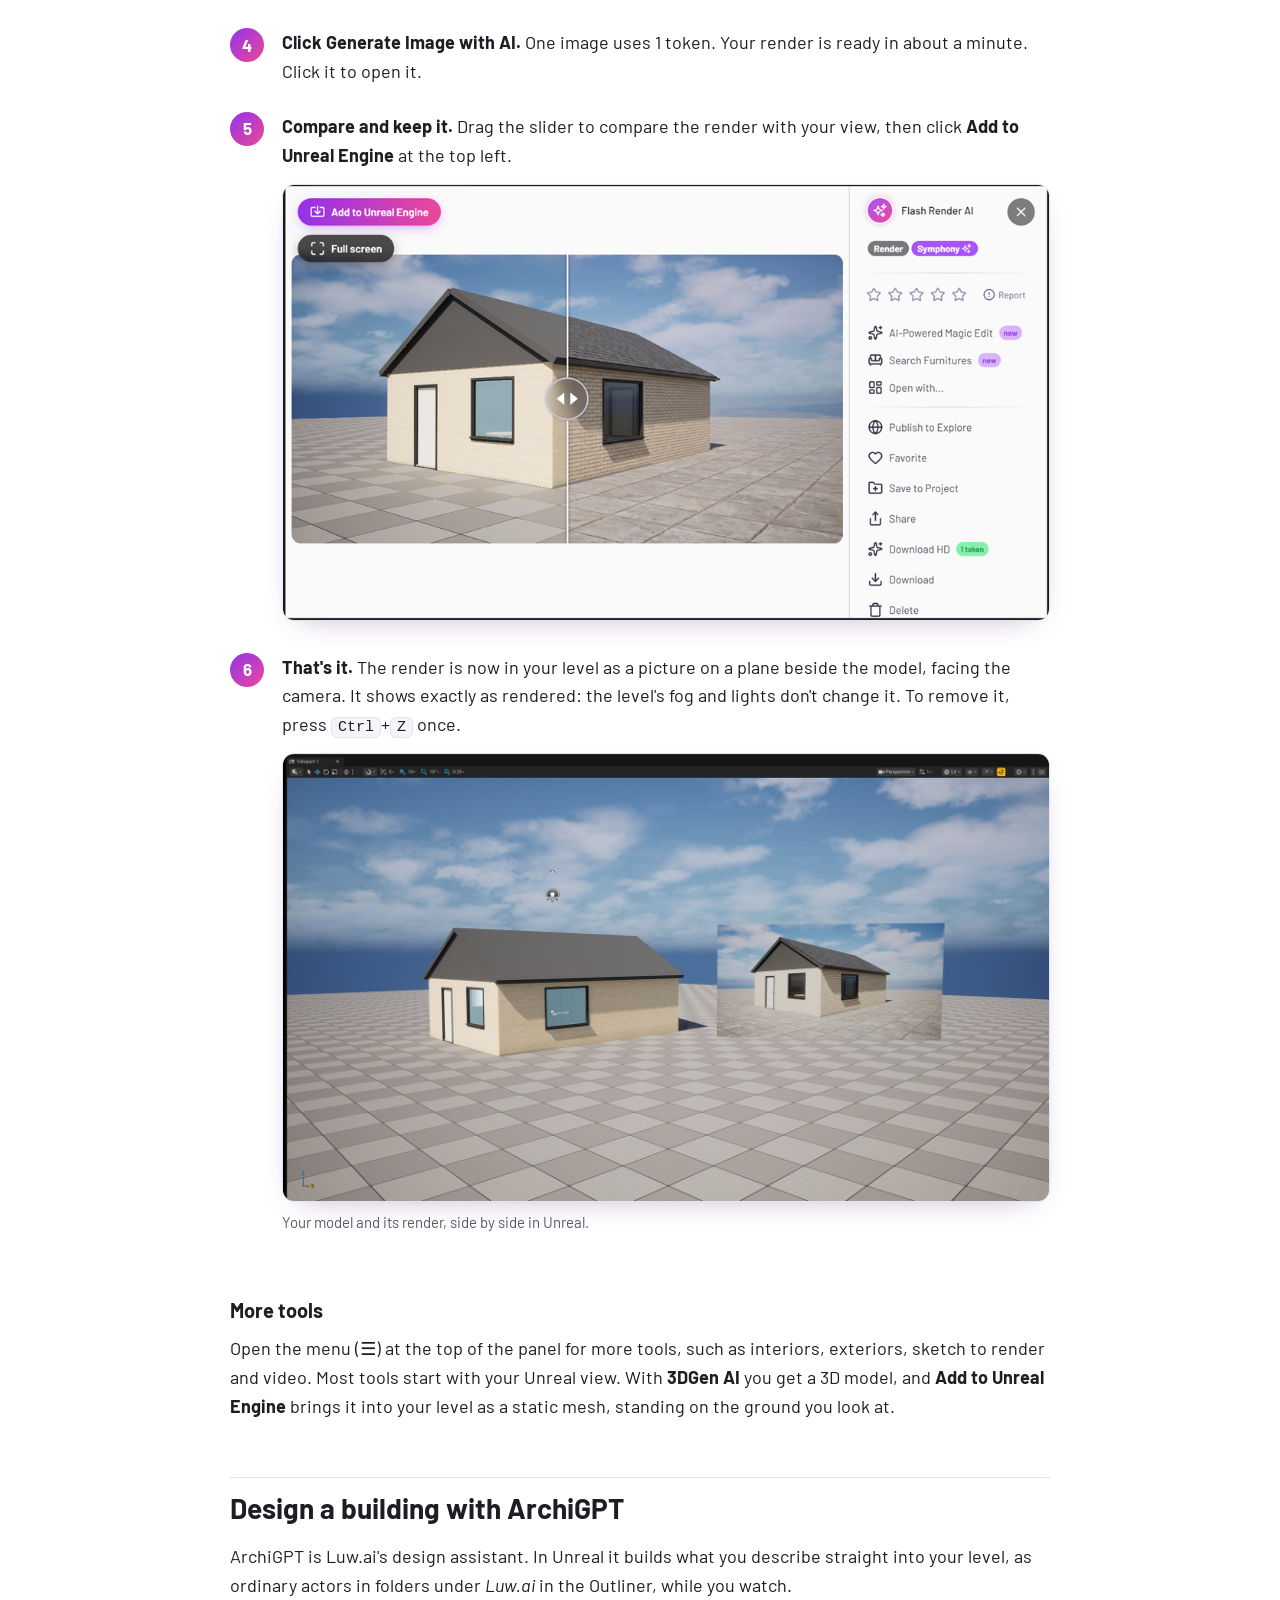
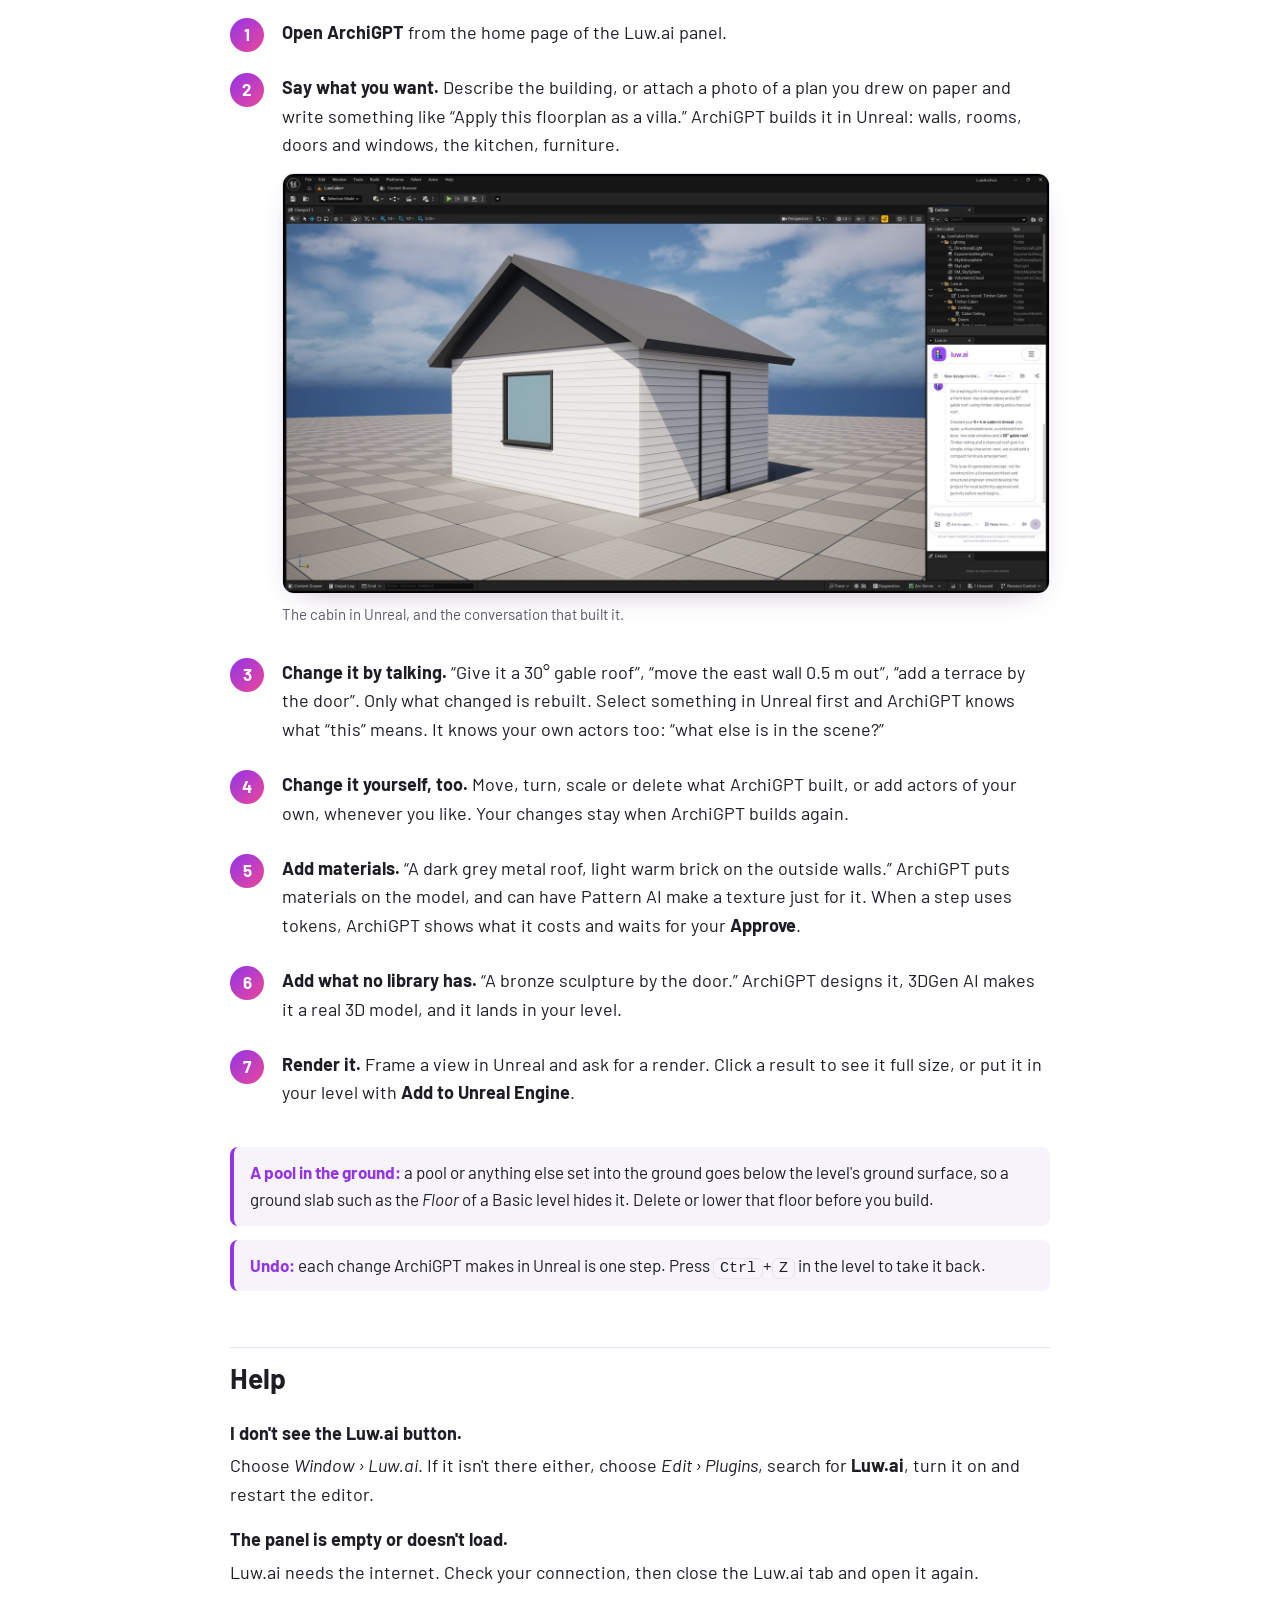
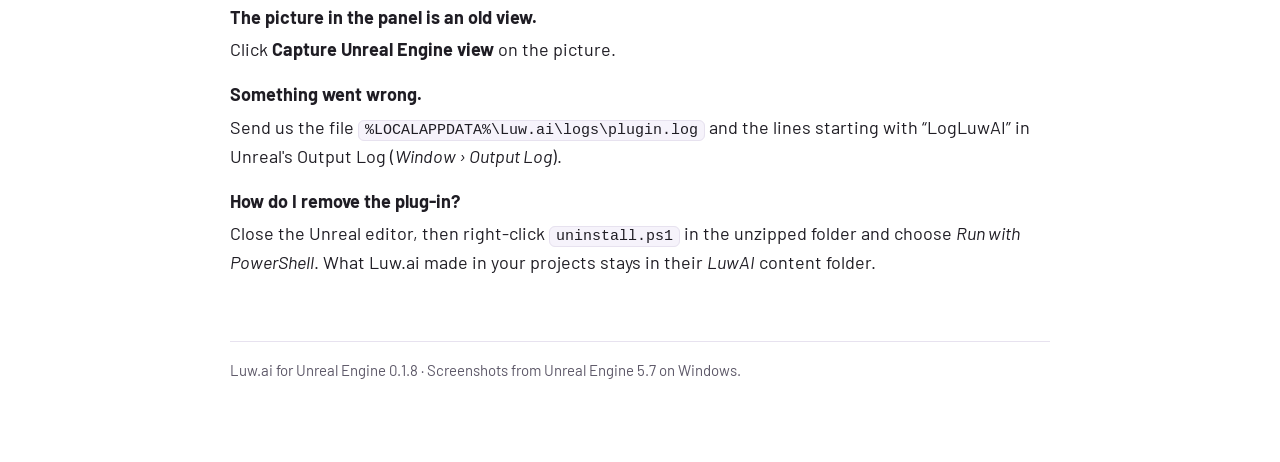
<file: docs/unreal.html>
<!doctype html>
<html lang="en">
<head>
<meta charset="utf-8">
<meta name="viewport" content="width=device-width, initial-scale=1">
<title>Luw.ai for Unreal Engine</title>
<meta name="description" content="How to install the Luw.ai plug-in in Unreal Engine 5.7, design a building by talking to ArchiGPT and make your first AI render.">
<link rel="preconnect" href="https://fonts.googleapis.com">
<link rel="preconnect" href="https://fonts.gstatic.com" crossorigin>
<link rel="stylesheet" href="https://fonts.googleapis.com/css2?family=Barlow:wght@400;500;600;700&display=swap">
<link rel="stylesheet" href="guide.css">
</head>
<body>
<main>

<header>
  <div class="brand"><b>Luw.ai</b> · Guide</div>
  <h1>Luw.ai for Unreal Engine</h1>
  <p class="lead">Design a building by talking to ArchiGPT and watch it appear in your Unreal level. Then render it, right inside the Unreal editor. No export, no extra app.</p>
</header>

<figure class="film">
  <iframe src="https://www.youtube-nocookie.com/embed/8NPXfJmRL8w?rel=0" title="Luw.ai for Unreal Engine" loading="lazy" allow="accelerometer; autoplay; clipboard-write; encrypted-media; gyroscope; picture-in-picture; web-share" referrerpolicy="strict-origin-when-cross-origin" allowfullscreen></iframe>
  <figcaption>Luw.ai × Archiagent.ai in Unreal Engine: a hand-drawn plan becomes a furnished, textured villa with a garden, then renders of the view and of every room.</figcaption>
</figure>

<nav class="toc" aria-label="Contents">
  <b>On this page</b>
  <ol>
    <li><a href="#need">What you need</a></li>
    <li><a href="#install">Install the plug-in</a></li>
    <li><a href="#open">Open Luw.ai and sign in</a></li>
    <li><a href="#first-render">Get your first render</a></li>
    <li><a href="#archigpt">Design a building with ArchiGPT</a></li>
    <li><a href="#help">Help</a></li>
  </ol>
</nav>

<h2 id="need">What you need</h2>
<ul class="need">
  <li><b>Unreal Engine 5.7</b> on Windows. The download is built for 5.7, the only version it loads in. Tested on Unreal Engine 5.7.</li>
  <li><b>A Luw.ai account.</b> Each render uses tokens from your account: 1 token for one image.</li>
  <li><b>An internet connection.</b> The renders are made on Luw.ai's servers.</li>
  <li><b>The Luw.ai plug-in:</b> <code>Luw.ai-Unreal.zip</code>. <a href="https://github.com/Luvi-io/luw-plugins-releases/releases/latest/download/Luw.ai-Unreal.zip">Download it here</a> and unzip it into a folder.</li>
</ul>

<h2 id="install">Install the plug-in</h2>
<ol class="steps">
  <li>Close the Unreal editor.</li>
  <li>In the unzipped folder, right-click <code>install.ps1</code> and choose <i>Run with PowerShell</i>. Windows asks you to allow it, because Unreal Engine is in Program Files. Luw.ai is then in every project you open with Unreal Engine 5.7.</li>
  <li>Open your project.</li>
</ol>
<div class="note"><b>Only one project?</b> Run <code>install.ps1 -Project "C:\Projects\MyProject\MyProject.uproject"</code> instead. Luw.ai goes into that project's <i>Plugins</i> folder.</div>

<h2 id="open">Open Luw.ai and sign in</h2>
<p>Click the <b>Luw.ai</b> button in the level editor's toolbar, or choose <b>Window › Luw.ai</b>.</p>
<figure>
  <img src="img/unreal/toolbar.png" width="1130" height="66" alt="The Unreal editor's toolbar with the Luw.ai button after the Play buttons, marked.">
</figure>
<p>The Luw.ai panel docks on the right, with the Outliner and Details. It is the Luw.ai web app, made to work with Unreal. Drag its tab wherever you like; it opens there next time.</p>
<figure>
  <img src="img/unreal/overview.jpg" width="1600" height="874" alt="The Unreal editor with the Luw.ai panel docked on the right between the Outliner and Details, showing Luw.ai's tools.">
  <figcaption>The Luw.ai panel, docked in the Unreal editor.</figcaption>
</figure>
<div class="note"><b>First time only:</b> sign in with your Luw.ai account in the panel. Unreal remembers you, so next time the panel opens ready to use. Signed in to Luw.ai in another Luw.ai plug-in on this computer? Then you are signed in here too.</div>
<div class="note"><b>Typing in the panel:</b> while you type in the panel, Unreal's keyboard shortcuts are off, so your words don't turn into commands. <kbd>Ctrl</kbd>+<kbd>C</kbd>, <kbd>Ctrl</kbd>+<kbd>V</kbd> and <kbd>Ctrl</kbd>+<kbd>Z</kbd> work on your text.</div>

<h2 id="first-render">Get your first render</h2>
<ol class="steps">
  <li>
    <b>Set up your view.</b> Frame the level viewport until you like the picture. What you see is what Luw.ai renders.
    <div class="note"><b>Tip:</b> the <i>Lit</i> view mode with materials gives better renders than <i>Wireframe</i> or <i>Unlit</i>.</div>
  </li>
  <li>
    <b>Click Render AI</b> on the panel's home page: your Unreal view is already in it. You don't need to save or export anything. Moved the camera? Click <span class="ui">Capture Unreal Engine view</span> on the picture to take the new view.
  </li>
  <li>
    <b>Choose options</b> if you like: <i>Time of Day</i>, <i>Lighting</i>, or a short <i>Prompt</i> such as “golden hour, warm light on the brick”. Or leave them on <i>Auto</i>.
  </li>
  <li>
    <b>Click <span class="ui">Generate Image with AI</span>.</b> One image uses 1 token. Your render is ready in about a minute. Click it to open it.
  </li>
  <li>
    <b>Compare and keep it.</b> Drag the slider to compare the render with your view, then click <span class="ui">Add to Unreal Engine</span> at the top left.
    <figure>
      <img src="img/unreal/result.png" width="1000" height="568" alt="The finished render with a slider comparing it with the Unreal view, in the Luw.ai panel. The Add to Unreal Engine button is at the top left.">
    </figure>
  </li>
  <li>
    <b>That's it.</b> The render is now in your level as a picture on a plane beside the model, facing the camera. It shows exactly as rendered: the level's fog and lights don't change it. To remove it, press <kbd>Ctrl</kbd>+<kbd>Z</kbd> once.
    <figure>
      <img src="img/unreal/in-level.jpg" width="1600" height="934" alt="The Unreal viewport with the house and its render placed beside it on a plane.">
      <figcaption>Your model and its render, side by side in Unreal.</figcaption>
    </figure>
  </li>
</ol>

<h3>More tools</h3>
<p>Open the menu (☰) at the top of the panel for more tools, such as interiors, exteriors, sketch to render and video. Most tools start with your Unreal view. With <b>3DGen AI</b> you get a 3D model, and <span class="ui">Add to Unreal Engine</span> brings it into your level as a static mesh, standing on the ground you look at.</p>

<h2 id="archigpt">Design a building with ArchiGPT</h2>
<p>ArchiGPT is Luw.ai's design assistant. In Unreal it builds what you describe straight into your level, as ordinary actors in folders under <i>Luw.ai</i> in the Outliner, while you watch.</p>
<ol class="steps">
  <li>
    <b>Open ArchiGPT</b> from the home page of the Luw.ai panel.
  </li>
  <li>
    <b>Say what you want.</b> Describe the building, or attach a photo of a plan you drew on paper and write something like “Apply this floorplan as a villa.” ArchiGPT builds it in Unreal: walls, rooms, doors and windows, the kitchen, furniture.
    <figure>
      <img src="img/unreal/archigpt.jpg" width="1600" height="874" alt="The Unreal editor with a small timber cabin built by ArchiGPT, with a gable roof, its folder Timber Cabin in the Outliner, and the conversation in the Luw.ai panel on the right.">
      <figcaption>The cabin in Unreal, and the conversation that built it.</figcaption>
    </figure>
  </li>
  <li>
    <b>Change it by talking.</b> “Give it a 30° gable roof”, “move the east wall 0.5 m out”, “add a terrace by the door”. Only what changed is rebuilt. Select something in Unreal first and ArchiGPT knows what “this” means. It knows your own actors too: “what else is in the scene?”
  </li>
  <li>
    <b>Change it yourself, too.</b> Move, turn, scale or delete what ArchiGPT built, or add actors of your own, whenever you like. Your changes stay when ArchiGPT builds again.
  </li>
  <li>
    <b>Add materials.</b> “A dark grey metal roof, light warm brick on the outside walls.” ArchiGPT puts materials on the model, and can have Pattern AI make a texture just for it. When a step uses tokens, ArchiGPT shows what it costs and waits for your <span class="ui">Approve</span>.
  </li>
  <li>
    <b>Add what no library has.</b> “A bronze sculpture by the door.” ArchiGPT designs it, 3DGen AI makes it a real 3D model, and it lands in your level.
  </li>
  <li>
    <b>Render it.</b> Frame a view in Unreal and ask for a render. Click a result to see it full size, or put it in your level with <span class="ui">Add to Unreal Engine</span>.
  </li>
</ol>
<div class="note"><b>A pool in the ground:</b> a pool or anything else set into the ground goes below the level's ground surface, so a ground slab such as the <i>Floor</i> of a Basic level hides it. Delete or lower that floor before you build.</div>
<div class="note"><b>Undo:</b> each change ArchiGPT makes in Unreal is one step. Press <kbd>Ctrl</kbd>+<kbd>Z</kbd> in the level to take it back.</div>

<h2 id="help">Help</h2>
<dl class="help">
  <dt>I don't see the Luw.ai button.</dt>
  <dd>Choose <i>Window › Luw.ai</i>. If it isn't there either, choose <i>Edit › Plugins</i>, search for <b>Luw.ai</b>, turn it on and restart the editor.</dd>

  <dt>The panel is empty or doesn't load.</dt>
  <dd>Luw.ai needs the internet. Check your connection, then close the Luw.ai tab and open it again.</dd>

  <dt>The picture in the panel is an old view.</dt>
  <dd>Click <span class="ui">Capture Unreal Engine view</span> on the picture.</dd>

  <dt>Something went wrong.</dt>
  <dd>Send us the file <code>%LOCALAPPDATA%\Luw.ai\logs\plugin.log</code> and the lines starting with “LogLuwAI” in Unreal's Output Log (<i>Window › Output Log</i>).</dd>

  <dt>How do I remove the plug-in?</dt>
  <dd>Close the Unreal editor, then right-click <code>uninstall.ps1</code> in the unzipped folder and choose <i>Run with PowerShell</i>. What Luw.ai made in your projects stays in their <i>LuwAI</i> content folder.</dd>
</dl>

<footer>
  Luw.ai for Unreal Engine 0.1.8 · Screenshots from Unreal Engine 5.7 on Windows.
</footer>

</main>
</body>
</html>
</file>
<file: docs/guide.css>
/* Shared by the Luw.ai plugin guides. */
  :root {
    --bg: #ffffff;
    --soft: #f6f3fb;
    --text: #1f1d24;
    --muted: #5d5868;
    --line: #e7e2ef;
    --accent: #9333ea;
    --accent-2: #ec4899;
  }
  @media (prefers-color-scheme: dark) {
    :root {
      --bg: #121016;
      --soft: #1d1924;
      --text: #ece9f2;
      --muted: #a8a2b4;
      --line: #2e2838;
      --accent: #b77cf5;
      --accent-2: #f472b6;
    }
  }
  * { box-sizing: border-box; }
  body {
    margin: 0;
    background: var(--bg);
    color: var(--text);
    font: 18px/1.6 Barlow, system-ui, -apple-system, "Segoe UI", sans-serif;
  }
  main { max-width: 860px; margin: 0 auto; padding: 48px 20px 80px; }
  header .brand { display: flex; align-items: center; gap: 12px; color: var(--muted); font-weight: 600; letter-spacing: .02em; }
  header .brand b { color: var(--accent); }
  h1 { font-size: 44px; line-height: 1.1; margin: 12px 0 12px; letter-spacing: -0.01em; }
  h2 { font-size: 28px; margin: 56px 0 12px; padding-top: 8px; border-top: 1px solid var(--line); }
  h3 { font-size: 20px; margin: 28px 0 6px; }
  p { margin: 8px 0 14px; }
  .lead { font-size: 21px; color: var(--muted); max-width: 680px; }
  a { color: var(--accent); }
  kbd, code {
    font: 15px/1.3 ui-monospace, "Cascadia Mono", Consolas, monospace;
    background: var(--soft); border: 1px solid var(--line); border-radius: 6px; padding: 1px 6px;
  }
  .ui { font-weight: 700; }
  nav.toc { background: var(--soft); border-radius: 14px; padding: 16px 22px; margin: 28px 0 8px; }
  nav.toc ol { margin: 6px 0 0; padding-left: 22px; }
  ul.need { padding-left: 22px; }
  ul.need li { margin: 4px 0; }
  ol.steps { list-style: none; counter-reset: step; padding: 0; margin: 18px 0 0; }
  ol.steps > li { counter-increment: step; position: relative; padding: 0 0 26px 52px; }
  ol.steps > li::before {
    content: counter(step);
    position: absolute; left: 0; top: 0;
    width: 34px; height: 34px; border-radius: 50%;
    display: grid; place-items: center;
    font-weight: 700; font-size: 17px; color: #fff;
    background: linear-gradient(135deg, var(--accent), var(--accent-2));
  }
  figure { margin: 14px 0 6px; }
  figure img {
    display: block; max-width: 100%; height: auto;
    border: 1px solid var(--line); border-radius: 12px;
    box-shadow: 0 10px 30px -18px rgba(60, 20, 100, .45);
  }
  figure.narrow img { max-width: 380px; }
  figure.film { margin: 28px 0 8px; }
  figure.film video, figure.film iframe {
    display: block; width: 100%; height: auto; aspect-ratio: 16 / 9;
    background: #000; border: 0; border-radius: 16px;
    box-shadow: 0 24px 60px -28px rgba(30, 10, 60, .55);
  }
  figure.wide { margin-left: -4px; margin-right: -4px; }
  figcaption { font-size: 15px; color: var(--muted); margin-top: 8px; }
  .note {
    background: var(--soft); border-left: 4px solid var(--accent);
    border-radius: 8px; padding: 12px 16px; margin: 14px 0; font-size: 17px;
  }
  .note b:first-child { color: var(--accent); }
  .pair { display: grid; grid-template-columns: 1fr 1fr; gap: 16px; }
  .pair figure { margin: 0; }
  dl.help dt { font-weight: 700; margin-top: 16px; }
  dl.help dd { margin: 4px 0 0; color: var(--text); }
  footer { margin-top: 64px; color: var(--muted); font-size: 15px; border-top: 1px solid var(--line); padding-top: 16px; }
  @media (max-width: 640px) {
    body { font-size: 17px; }
    main { padding: 28px 16px 60px; }
    h1 { font-size: 34px; }
    .pair { grid-template-columns: 1fr; }
    figure.narrow img { max-width: 100%; }
    ol.steps > li { padding-left: 44px; }
  }
</file>
